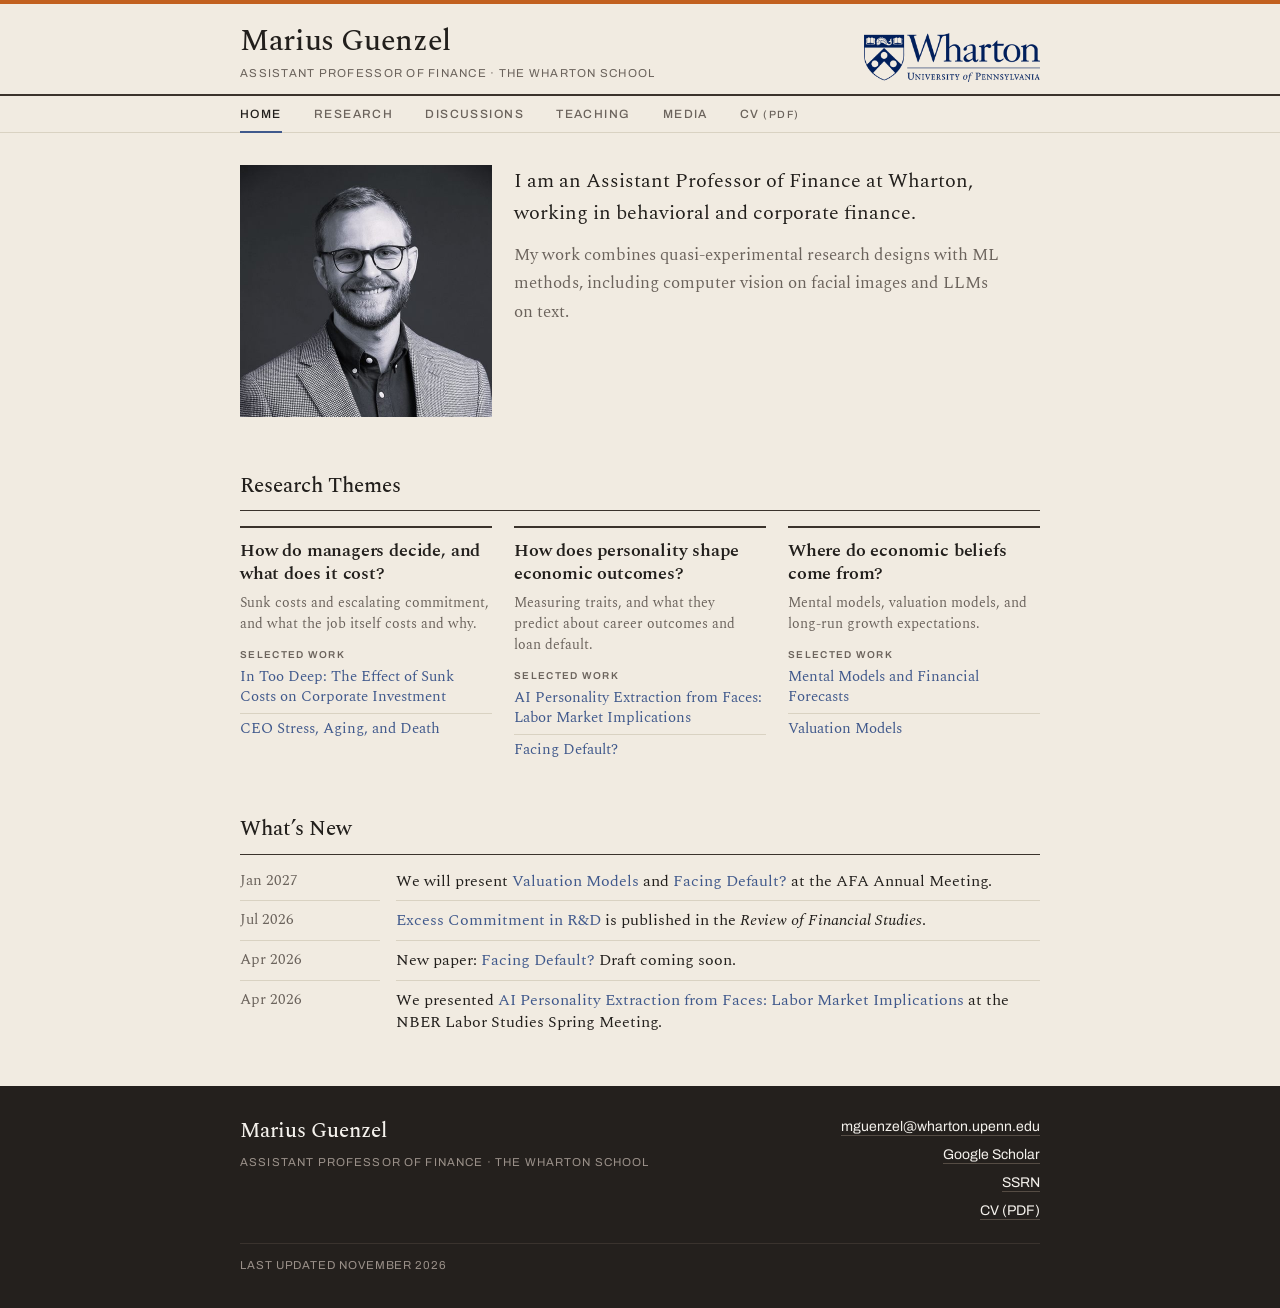
<file: index.html>
<!doctype html>
<html lang="en">
<head>
<meta charset="utf-8">
<meta name="viewport" content="width=device-width, initial-scale=1">

<!-- iOS Safari auto-links bare number strings as telephone numbers, which turns
     volume and page citations into links. The CSS neutralises the styling; only
     this tag prevents the linking. -->
<meta name="format-detection" content="telephone=no">

<title>Marius Guenzel | Assistant Professor of Finance, The Wharton School</title>
<meta name="description" content="Marius Guenzel is an Assistant Professor of Finance at the Wharton School, working in behavioral and corporate finance with quasi-experimental designs and machine learning.">
<meta name="author" content="Marius Guenzel">
<link rel="canonical" href="https://www.mariusguenzel.com/">

<meta property="og:type" content="website">
<meta property="og:site_name" content="Marius Guenzel">
<meta property="og:title" content="Marius Guenzel | Assistant Professor of Finance, The Wharton School">
<meta property="og:description" content="Marius Guenzel is an Assistant Professor of Finance at the Wharton School, working in behavioral and corporate finance with quasi-experimental designs and machine learning.">
<meta property="og:url" content="https://www.mariusguenzel.com/">
<meta property="og:image" content="https://www.mariusguenzel.com/img/share.png">
<meta property="og:image:width" content="1200">
<meta property="og:image:height" content="630">
<meta name="twitter:card" content="summary_large_image">
<meta name="twitter:title" content="Marius Guenzel | Assistant Professor of Finance, The Wharton School">
<meta name="twitter:description" content="Marius Guenzel is an Assistant Professor of Finance at the Wharton School, working in behavioral and corporate finance with quasi-experimental designs and machine learning.">
<meta name="twitter:image" content="https://www.mariusguenzel.com/img/share.png">

<link rel="icon" href="favicon/mg.svg" type="image/svg+xml">
<link rel="alternate icon" href="favicon/mg.ico" sizes="32x32">
<link rel="apple-touch-icon" href="favicon/mg-180.png">

<link rel="preconnect" href="https://fonts.googleapis.com">
<link rel="preconnect" href="https://fonts.gstatic.com" crossorigin>
<link rel="stylesheet" href="https://fonts.googleapis.com/css2?family=Spectral:ital,wght@0,300;0,400;0,500;0,600;1,400&family=Archivo:wght@400;500;600&display=swap">
<link rel="stylesheet" href="css/site.css">
<script type="application/ld+json">
{
  "@context": "https://schema.org",
  "@type": "Person",
  "name": "Marius Guenzel",
  "givenName": "Marius",
  "familyName": "Guenzel",
  "jobTitle": "Assistant Professor of Finance",
  "url": "https://www.mariusguenzel.com/",
  "image": "https://www.mariusguenzel.com/img/guenzel-portrait.jpg",
  "email": "mguenzel@wharton.upenn.edu",
  "affiliation": {
    "@type": "CollegeOrUniversity",
    "name": "The Wharton School, University of Pennsylvania",
    "url": "https://www.wharton.upenn.edu/"
  },
  "sameAs": [
    "https://scholar.google.com/citations?user=2eia4X4AAAAJ",
    "https://papers.ssrn.com/sol3/cf_dev/AbsByAuth.cfm?per_id=4657581",
    "https://www.nber.org/people/marius_guenzel",
    "https://fnce.wharton.upenn.edu/profile/mguenzel/"
  ],
  "knowsAbout": ["Behavioral Finance", "Corporate Finance", "Managerial Decision-Making"]
}
</script>
</head>
<body>
<a class="skip" href="#view-home">Skip to content</a>
<div class="keyline"></div>

<header class="masthead">
  <div class="wrap masthead-inner">
    <div>
      <h1 class="wordmark"><a class="wordmark-link" href="index.html">Marius Guenzel</a></h1>
      <div class="standfirst">Assistant Professor of Finance<span class="mast-school"> &middot; The Wharton School</span></div>
    </div>
    <div class="logo-slot"><img src="img/wharton.png" alt="The Wharton School, University of Pennsylvania" width="588" height="164"></div>
  </div>
</header>

<div id="mast-end"></div>

<div class="tabs-shell" id="tabs-shell">
  <div class="wrap tabs-row">
    <span class="mini-name" aria-hidden="true">Marius Guenzel</span>
    <nav class="tabs" aria-label="Sections">
        <a class="tab" href="index.html" aria-current="page">Home</a>
        <a class="tab" href="research.html">Research</a>
        <a class="tab" href="discussions.html">Discussions</a>
        <a class="tab" href="teaching.html">Teaching</a>
        <a class="tab" href="media.html">Media</a>
        <a class="tab" href="cv/CV_Marius.pdf" target="_blank" rel="noopener noreferrer">CV <span class="ext">(PDF)</span><span class="sr-only"> (opens in a new tab)</span></a>
    </nav>

    <details class="navmenu">
      <summary>
        <span class="navmenu-label">Home</span>
        <svg class="menu-caret" width="9" height="7" viewBox="0 0 9 7" fill="currentColor" aria-hidden="true"><path d="M0 0h9L4.5 7z"></path></svg>
      </summary>
      <nav class="navmenu-panel" aria-label="Sections">
        <a class="menu-item" href="index.html" aria-current="page">Home</a>
        <a class="menu-item" href="research.html">Research</a>
        <a class="menu-item" href="discussions.html">Discussions</a>
        <a class="menu-item" href="teaching.html">Teaching</a>
        <a class="menu-item" href="media.html">Media</a>
        <a class="menu-item" href="cv/CV_Marius.pdf" target="_blank" rel="noopener noreferrer">CV <span class="ext">&nbsp;(PDF)</span><span class="sr-only"> (opens in a new tab)</span></a>
      </nav>
    </details>
  </div>
</div>
<main class="page" id="view-home">
  <div class="wrap stack">

    <section class="intro">
      <div class="portrait-col">
        <div class="portrait">
          <img src="img/guenzel-portrait.jpg" alt="Marius Guenzel">
        </div>
      </div>
      <div>
        <p class="lede">I am an Assistant Professor of Finance at Wharton, working in behavioral and corporate finance.</p>
        <p class="sub">My work combines quasi-experimental research designs with ML methods, including computer vision on facial images and LLMs on text.</p>
      </div>
    </section>

  </div>

  <section class="themes-wide">
    <div class="wrap-wide">
      <div class="sec-head">
        <h2>Research Themes</h2>
      </div>
      <div class="theme-grid">
        <div class="theme">
          <div class="theme-name">How do managers decide, and what does it cost?</div>
          <div class="theme-q">Sunk costs and escalating commitment, and what the job itself costs and why.</div>
          <div class="theme-work">
            <div class="theme-work-label">Selected work</div>
            <a href="research.html#p02">In Too Deep: The Effect of Sunk Costs on Corporate Investment</a>
            <a href="research.html#p03">CEO Stress, Aging, and Death</a>
          </div>
        </div>
        <div class="theme">
          <div class="theme-name">How does personality shape economic outcomes?</div>
          <div class="theme-q">Measuring traits, and what they predict about career outcomes and loan default.</div>
          <div class="theme-work">
            <div class="theme-work-label">Selected work</div>
            <a href="research.html#p10">AI Personality Extraction from Faces: Labor Market Implications</a>
            <a href="research.html#p11">Facing Default?</a>
          </div>
        </div>
        <div class="theme">
          <div class="theme-name">Where do economic beliefs come from?</div>
          <div class="theme-q">Mental models, valuation models, and long-run growth expectations.</div>
          <div class="theme-work">
            <div class="theme-work-label">Selected work</div>
            <a href="research.html#p08">Mental Models and Financial Forecasts</a>
            <a href="research.html#p09">Valuation Models</a>
          </div>
        </div>
      </div>
    </div>
  </section>

  <div class="wrap stack home-tail">
    <section>
      <div class="sec-head">
        <h2>What&rsquo;s New</h2>
      </div>
      <div class="whats-new">
        <div class="wn-date">Jan 2027</div>
        <div class="wn-text">We will present <a href="research.html#p09">Valuation Models</a> and <a href="research.html#p11">Facing Default?</a> at the AFA Annual Meeting.</div>

        <div class="wn-date">Jul 2026</div>
        <div class="wn-text"><a href="research.html#p04">Excess Commitment in R&amp;D</a> is published in the <em>Review of Financial Studies</em>.</div>

        <div class="wn-date">Apr 2026</div>
        <div class="wn-text">New paper: <a href="research.html#p11">Facing Default?</a> Draft coming soon.</div>

        <div class="wn-date">Apr 2026</div>
        <div class="wn-text">We presented <a href="research.html#p10">AI Personality Extraction from Faces: Labor Market Implications</a> at the NBER Labor Studies Spring Meeting.</div>
      </div>
    </section>

  </div>
</main>
<footer class="site-foot">
  <div class="wrap">
    <div class="foot-grid">
      <div>
        <div class="foot-name">Marius Guenzel</div>
        <div class="foot-role">Assistant Professor of Finance &middot; The Wharton School</div>
      </div>
      <div class="foot-links">
        <a href="mailto:mguenzel@wharton.upenn.edu">mguenzel@wharton.upenn.edu</a>
        <a href="https://scholar.google.com/citations?user=2eia4X4AAAAJ&amp;hl=en" rel="noopener noreferrer" target="_blank">Google Scholar<span class="sr-only"> (opens in a new tab)</span></a>
        <a href="https://papers.ssrn.com/sol3/cf_dev/AbsByAuth.cfm?per_id=4657581" rel="noopener noreferrer" target="_blank">SSRN<span class="sr-only"> (opens in a new tab)</span></a>
        <a href="cv/CV_Marius.pdf" target="_blank" rel="noopener noreferrer">CV (PDF)<span class="sr-only"> (opens in a new tab)</span></a>
      </div>
    </div>
    <div class="foot-rule"></div>
    <div class="foot-updated">Last updated <time datetime="2026-11">November 2026</time></div>
  </div>
</footer>

<script>
  // The name appears in the pinned bar once the masthead has scrolled past.
  // This is the only script on the site; navigation is real links.
  (function () {
    var shell = document.getElementById('tabs-shell');
    var sentinel = document.getElementById('mast-end');
    if (shell && sentinel && 'IntersectionObserver' in window) {
      new IntersectionObserver(function (entries) {
        shell.classList.toggle('scrolled', !entries[0].isIntersecting);
      }, { rootMargin: '0px', threshold: 0 }).observe(sentinel);
    }
  })();
</script>
</body>
</html>
</file>
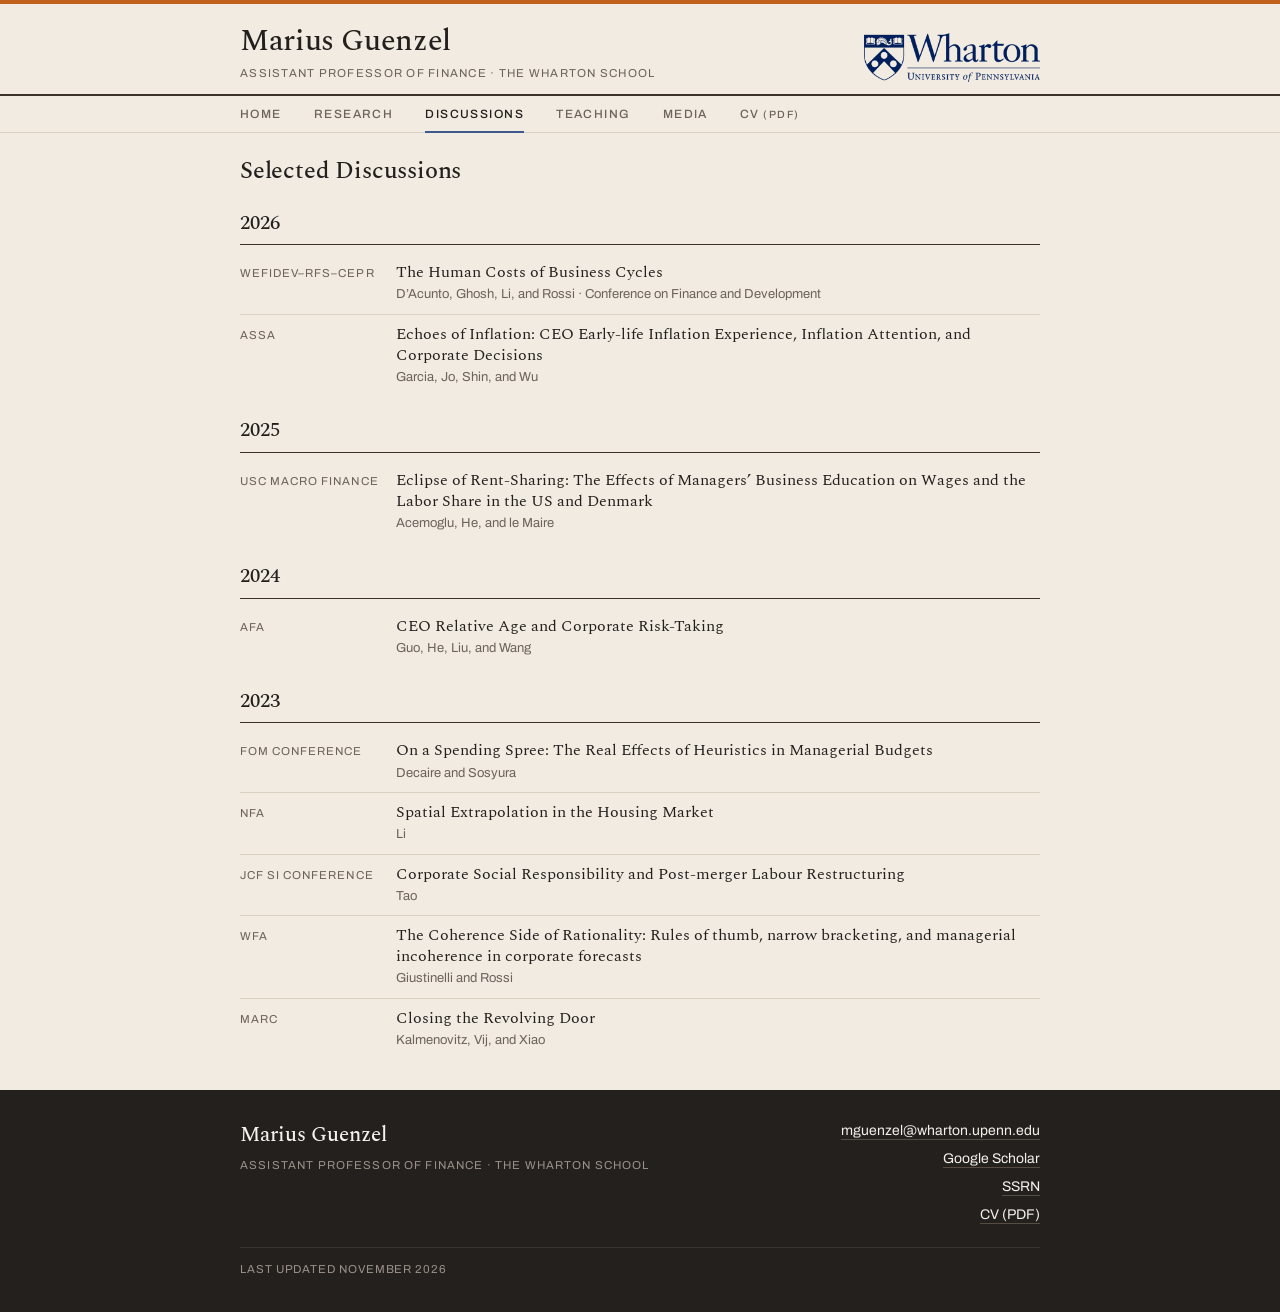
<file: discussions.html>
<!doctype html>
<html lang="en">
<head>
<meta charset="utf-8">
<meta name="viewport" content="width=device-width, initial-scale=1">

<!-- iOS Safari auto-links bare number strings as telephone numbers, which turns
     volume and page citations into links. The CSS neutralises the styling; only
     this tag prevents the linking. -->
<meta name="format-detection" content="telephone=no">

<title>Discussions | Marius Guenzel</title>
<meta name="description" content="Selected conference and seminar discussions by Marius Guenzel, Assistant Professor of Finance at the Wharton School.">
<meta name="author" content="Marius Guenzel">
<link rel="canonical" href="https://www.mariusguenzel.com/discussions">

<meta property="og:type" content="website">
<meta property="og:site_name" content="Marius Guenzel">
<meta property="og:title" content="Discussions | Marius Guenzel">
<meta property="og:description" content="Selected conference and seminar discussions by Marius Guenzel, Assistant Professor of Finance at the Wharton School.">
<meta property="og:url" content="https://www.mariusguenzel.com/discussions">
<meta property="og:image" content="https://www.mariusguenzel.com/img/share.png">
<meta property="og:image:width" content="1200">
<meta property="og:image:height" content="630">
<meta name="twitter:card" content="summary_large_image">
<meta name="twitter:title" content="Discussions | Marius Guenzel">
<meta name="twitter:description" content="Selected conference and seminar discussions by Marius Guenzel, Assistant Professor of Finance at the Wharton School.">
<meta name="twitter:image" content="https://www.mariusguenzel.com/img/share.png">

<link rel="icon" href="favicon/mg.svg" type="image/svg+xml">
<link rel="alternate icon" href="favicon/mg.ico" sizes="32x32">
<link rel="apple-touch-icon" href="favicon/mg-180.png">

<link rel="preconnect" href="https://fonts.googleapis.com">
<link rel="preconnect" href="https://fonts.gstatic.com" crossorigin>
<link rel="stylesheet" href="https://fonts.googleapis.com/css2?family=Spectral:ital,wght@0,300;0,400;0,500;0,600;1,400&family=Archivo:wght@400;500;600&display=swap">
<link rel="stylesheet" href="css/site.css">
<script type="application/ld+json">
{
  "@context": "https://schema.org",
  "@type": "Person",
  "name": "Marius Guenzel",
  "givenName": "Marius",
  "familyName": "Guenzel",
  "jobTitle": "Assistant Professor of Finance",
  "url": "https://www.mariusguenzel.com/",
  "image": "https://www.mariusguenzel.com/img/guenzel-portrait.jpg",
  "email": "mguenzel@wharton.upenn.edu",
  "affiliation": {
    "@type": "CollegeOrUniversity",
    "name": "The Wharton School, University of Pennsylvania",
    "url": "https://www.wharton.upenn.edu/"
  },
  "sameAs": [
    "https://scholar.google.com/citations?user=2eia4X4AAAAJ",
    "https://papers.ssrn.com/sol3/cf_dev/AbsByAuth.cfm?per_id=4657581",
    "https://www.nber.org/people/marius_guenzel",
    "https://fnce.wharton.upenn.edu/profile/mguenzel/"
  ],
  "knowsAbout": ["Behavioral Finance", "Corporate Finance", "Managerial Decision-Making"]
}
</script>
</head>
<body>
<a class="skip" href="#view-discussions">Skip to content</a>
<div class="keyline"></div>

<header class="masthead">
  <div class="wrap masthead-inner">
    <div>
      <div class="wordmark"><a class="wordmark-link" href="index.html">Marius Guenzel</a></div>
      <div class="standfirst">Assistant Professor of Finance<span class="mast-school"> &middot; The Wharton School</span></div>
    </div>
    <div class="logo-slot"><img src="img/wharton.png" alt="The Wharton School, University of Pennsylvania" width="588" height="164"></div>
  </div>
</header>

<div id="mast-end"></div>

<div class="tabs-shell" id="tabs-shell">
  <div class="wrap tabs-row">
    <span class="mini-name" aria-hidden="true">Marius Guenzel</span>
    <nav class="tabs" aria-label="Sections">
        <a class="tab" href="index.html">Home</a>
        <a class="tab" href="research.html">Research</a>
        <a class="tab" href="discussions.html" aria-current="page">Discussions</a>
        <a class="tab" href="teaching.html">Teaching</a>
        <a class="tab" href="media.html">Media</a>
        <a class="tab" href="cv/CV_Marius.pdf" target="_blank" rel="noopener noreferrer">CV <span class="ext">(PDF)</span><span class="sr-only"> (opens in a new tab)</span></a>
    </nav>

    <details class="navmenu">
      <summary>
        <span class="navmenu-label">Discussions</span>
        <svg class="menu-caret" width="9" height="7" viewBox="0 0 9 7" fill="currentColor" aria-hidden="true"><path d="M0 0h9L4.5 7z"></path></svg>
      </summary>
      <nav class="navmenu-panel" aria-label="Sections">
        <a class="menu-item" href="index.html">Home</a>
        <a class="menu-item" href="research.html">Research</a>
        <a class="menu-item" href="discussions.html" aria-current="page">Discussions</a>
        <a class="menu-item" href="teaching.html">Teaching</a>
        <a class="menu-item" href="media.html">Media</a>
        <a class="menu-item" href="cv/CV_Marius.pdf" target="_blank" rel="noopener noreferrer">CV <span class="ext">&nbsp;(PDF)</span><span class="sr-only"> (opens in a new tab)</span></a>
      </nav>
    </details>
  </div>
</div>
<main class="page" id="view-discussions">
  <div class="wrap stack">
    <h1 class="page-title">Selected Discussions</h1>

    <section>
      <div class="sec-head"><h2>2026</h2></div>
      <div class="disc">
        <div class="venue">WEFIDEV&ndash;RFS&ndash;CEPR</div>
        <div class="disc-body">
          <div class="disc-title">The Human Costs of Business Cycles</div>
          <div class="disc-meta">D&rsquo;Acunto, Ghosh, Li, and Rossi &middot; Conference on Finance and Development</div>
        </div>
      </div>
      <div class="disc">
        <div class="venue">ASSA</div>
        <div class="disc-body">
          <div class="disc-title">Echoes of Inflation: CEO Early-life Inflation Experience, Inflation Attention, and Corporate Decisions</div>
          <div class="disc-meta">Garcia, Jo, Shin, and Wu</div>
        </div>
      </div>
    </section>

    <section>
      <div class="sec-head"><h2>2025</h2></div>
      <div class="disc">
        <div class="venue">USC Macro Finance</div>
        <div class="disc-body">
          <div class="disc-title">Eclipse of Rent-Sharing: The Effects of Managers&rsquo; Business Education on Wages and the Labor Share in the US and Denmark</div>
          <div class="disc-meta">Acemoglu, He, and le Maire</div>
        </div>
      </div>
    </section>

    <section>
      <div class="sec-head"><h2>2024</h2></div>
      <div class="disc">
        <div class="venue">AFA</div>
        <div class="disc-body">
          <div class="disc-title">CEO Relative Age and Corporate Risk-Taking</div>
          <div class="disc-meta">Guo, He, Liu, and Wang</div>
        </div>
      </div>
    </section>

    <section>
      <div class="sec-head"><h2>2023</h2></div>
      <div class="disc">
        <div class="venue">FOM Conference</div>
        <div class="disc-body">
          <div class="disc-title">On a Spending Spree: The Real Effects of Heuristics in Managerial Budgets</div>
          <div class="disc-meta">Decaire and Sosyura</div>
        </div>
      </div>
      <div class="disc">
        <div class="venue">NFA</div>
        <div class="disc-body">
          <div class="disc-title">Spatial Extrapolation in the Housing Market</div>
          <div class="disc-meta">Li</div>
        </div>
      </div>
      <div class="disc">
        <div class="venue">JCF SI Conference</div>
        <div class="disc-body">
          <div class="disc-title">Corporate Social Responsibility and Post-merger Labour Restructuring</div>
          <div class="disc-meta">Tao</div>
        </div>
      </div>
      <div class="disc">
        <div class="venue">WFA</div>
        <div class="disc-body">
          <div class="disc-title">The Coherence Side of Rationality: Rules of thumb, narrow bracketing, and managerial incoherence in corporate forecasts</div>
          <div class="disc-meta">Giustinelli and Rossi</div>
        </div>
      </div>
      <div class="disc">
        <div class="venue">MARC</div>
        <div class="disc-body">
          <div class="disc-title">Closing the Revolving Door</div>
          <div class="disc-meta">Kalmenovitz, Vij, and Xiao</div>
        </div>
      </div>
    </section>
  </div>
</main>
<footer class="site-foot">
  <div class="wrap">
    <div class="foot-grid">
      <div>
        <div class="foot-name">Marius Guenzel</div>
        <div class="foot-role">Assistant Professor of Finance &middot; The Wharton School</div>
      </div>
      <div class="foot-links">
        <a href="mailto:mguenzel@wharton.upenn.edu">mguenzel@wharton.upenn.edu</a>
        <a href="https://scholar.google.com/citations?user=2eia4X4AAAAJ&amp;hl=en" rel="noopener noreferrer" target="_blank">Google Scholar<span class="sr-only"> (opens in a new tab)</span></a>
        <a href="https://papers.ssrn.com/sol3/cf_dev/AbsByAuth.cfm?per_id=4657581" rel="noopener noreferrer" target="_blank">SSRN<span class="sr-only"> (opens in a new tab)</span></a>
        <a href="cv/CV_Marius.pdf" target="_blank" rel="noopener noreferrer">CV (PDF)<span class="sr-only"> (opens in a new tab)</span></a>
      </div>
    </div>
    <div class="foot-rule"></div>
    <div class="foot-updated">Last updated <time datetime="2026-11">November 2026</time></div>
  </div>
</footer>

<script>
  // The name appears in the pinned bar once the masthead has scrolled past.
  // This is the only script on the site; navigation is real links.
  (function () {
    var shell = document.getElementById('tabs-shell');
    var sentinel = document.getElementById('mast-end');
    if (shell && sentinel && 'IntersectionObserver' in window) {
      new IntersectionObserver(function (entries) {
        shell.classList.toggle('scrolled', !entries[0].isIntersecting);
      }, { rootMargin: '0px', threshold: 0 }).observe(sentinel);
    }
  })();
</script>
</body>
</html>
</file>
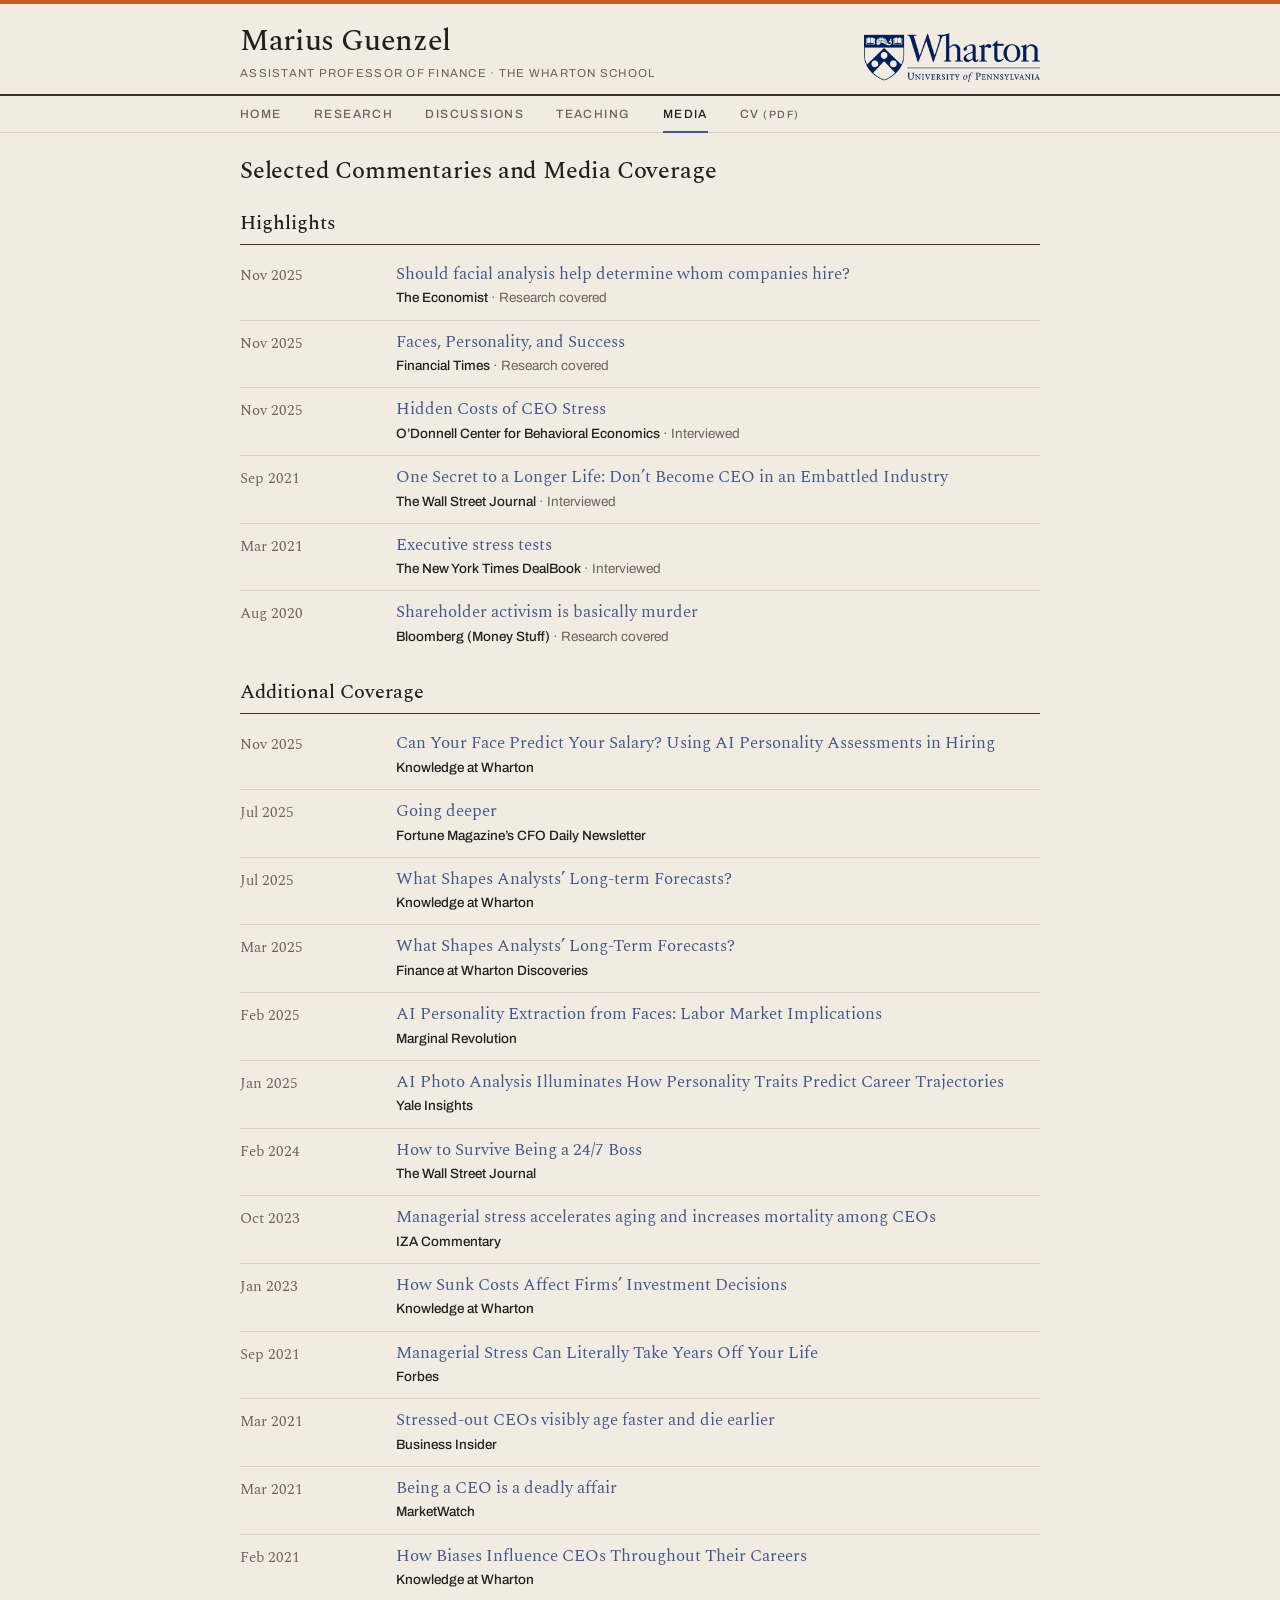
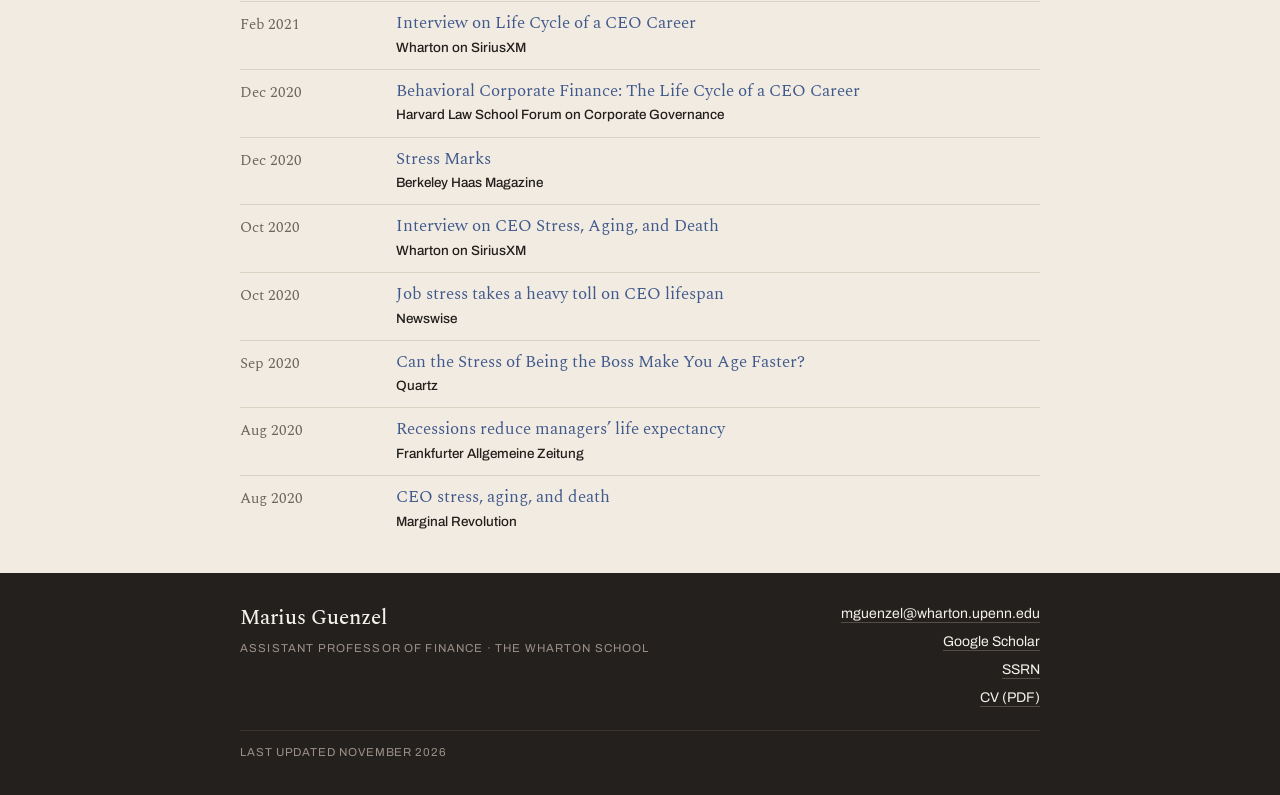
<file: media.html>
<!doctype html>
<html lang="en">
<head>
<meta charset="utf-8">
<meta name="viewport" content="width=device-width, initial-scale=1">

<!-- iOS Safari auto-links bare number strings as telephone numbers, which turns
     volume and page citations into links. The CSS neutralises the styling; only
     this tag prevents the linking. -->
<meta name="format-detection" content="telephone=no">

<title>Media | Marius Guenzel</title>
<meta name="description" content="Selected commentaries and media coverage of research by Marius Guenzel, including The Economist, the Financial Times, The Wall Street Journal and New York Times DealBook.">
<meta name="author" content="Marius Guenzel">
<link rel="canonical" href="https://www.mariusguenzel.com/media">

<meta property="og:type" content="website">
<meta property="og:site_name" content="Marius Guenzel">
<meta property="og:title" content="Media | Marius Guenzel">
<meta property="og:description" content="Selected commentaries and media coverage of research by Marius Guenzel, including The Economist, the Financial Times, The Wall Street Journal and New York Times DealBook.">
<meta property="og:url" content="https://www.mariusguenzel.com/media">
<meta property="og:image" content="https://www.mariusguenzel.com/img/share.png">
<meta property="og:image:width" content="1200">
<meta property="og:image:height" content="630">
<meta name="twitter:card" content="summary_large_image">
<meta name="twitter:title" content="Media | Marius Guenzel">
<meta name="twitter:description" content="Selected commentaries and media coverage of research by Marius Guenzel, including The Economist, the Financial Times, The Wall Street Journal and New York Times DealBook.">
<meta name="twitter:image" content="https://www.mariusguenzel.com/img/share.png">

<link rel="icon" href="favicon/mg.svg" type="image/svg+xml">
<link rel="alternate icon" href="favicon/mg.ico" sizes="32x32">
<link rel="apple-touch-icon" href="favicon/mg-180.png">

<link rel="preconnect" href="https://fonts.googleapis.com">
<link rel="preconnect" href="https://fonts.gstatic.com" crossorigin>
<link rel="stylesheet" href="https://fonts.googleapis.com/css2?family=Spectral:ital,wght@0,300;0,400;0,500;0,600;1,400&family=Archivo:wght@400;500;600&display=swap">
<link rel="stylesheet" href="css/site.css">
<script type="application/ld+json">
{
  "@context": "https://schema.org",
  "@type": "Person",
  "name": "Marius Guenzel",
  "givenName": "Marius",
  "familyName": "Guenzel",
  "jobTitle": "Assistant Professor of Finance",
  "url": "https://www.mariusguenzel.com/",
  "image": "https://www.mariusguenzel.com/img/guenzel-portrait.jpg",
  "email": "mguenzel@wharton.upenn.edu",
  "affiliation": {
    "@type": "CollegeOrUniversity",
    "name": "The Wharton School, University of Pennsylvania",
    "url": "https://www.wharton.upenn.edu/"
  },
  "sameAs": [
    "https://scholar.google.com/citations?user=2eia4X4AAAAJ",
    "https://papers.ssrn.com/sol3/cf_dev/AbsByAuth.cfm?per_id=4657581",
    "https://www.nber.org/people/marius_guenzel",
    "https://fnce.wharton.upenn.edu/profile/mguenzel/"
  ],
  "knowsAbout": ["Behavioral Finance", "Corporate Finance", "Managerial Decision-Making"]
}
</script>
</head>
<body>
<a class="skip" href="#view-media">Skip to content</a>
<div class="keyline"></div>

<header class="masthead">
  <div class="wrap masthead-inner">
    <div>
      <div class="wordmark"><a class="wordmark-link" href="index.html">Marius Guenzel</a></div>
      <div class="standfirst">Assistant Professor of Finance<span class="mast-school"> &middot; The Wharton School</span></div>
    </div>
    <div class="logo-slot"><img src="img/wharton.png" alt="The Wharton School, University of Pennsylvania" width="588" height="164"></div>
  </div>
</header>

<div id="mast-end"></div>

<div class="tabs-shell" id="tabs-shell">
  <div class="wrap tabs-row">
    <span class="mini-name" aria-hidden="true">Marius Guenzel</span>
    <nav class="tabs" aria-label="Sections">
        <a class="tab" href="index.html">Home</a>
        <a class="tab" href="research.html">Research</a>
        <a class="tab" href="discussions.html">Discussions</a>
        <a class="tab" href="teaching.html">Teaching</a>
        <a class="tab" href="media.html" aria-current="page">Media</a>
        <a class="tab" href="cv/CV_Marius.pdf" target="_blank" rel="noopener noreferrer">CV <span class="ext">(PDF)</span><span class="sr-only"> (opens in a new tab)</span></a>
    </nav>

    <details class="navmenu">
      <summary>
        <span class="navmenu-label">Media</span>
        <svg class="menu-caret" width="9" height="7" viewBox="0 0 9 7" fill="currentColor" aria-hidden="true"><path d="M0 0h9L4.5 7z"></path></svg>
      </summary>
      <nav class="navmenu-panel" aria-label="Sections">
        <a class="menu-item" href="index.html">Home</a>
        <a class="menu-item" href="research.html">Research</a>
        <a class="menu-item" href="discussions.html">Discussions</a>
        <a class="menu-item" href="teaching.html">Teaching</a>
        <a class="menu-item" href="media.html" aria-current="page">Media</a>
        <a class="menu-item" href="cv/CV_Marius.pdf" target="_blank" rel="noopener noreferrer">CV <span class="ext">&nbsp;(PDF)</span><span class="sr-only"> (opens in a new tab)</span></a>
      </nav>
    </details>
  </div>
</div>
<main class="page" id="view-media">
  <div class="wrap stack">
    <h1 class="page-title">Selected Commentaries and Media Coverage</h1>

    <!-- Curated by hand and stable over time: new coverage goes into Additional
         Coverage, not here, so this group does not reshuffle itself.

         "Highlights", not "Featured". Same five items, different claim: a
         highlight is a selection the author made, a feature is a status the
         piece is asserted to have. On a site that is discoverable material for
         expert-witness work, the weaker claim is the defensible one. -->
    <section>
      <div class="sec-head">
        <h2>Highlights</h2>
      </div>

      <div class="media">
        <div class="media-date">Nov 2025</div>
        <div class="media-body">
          <a class="media-title" href="https://www.economist.com/business/2025/11/06/should-facial-analysis-help-determine-whom-companies-hire" target="_blank" rel="noopener noreferrer">Should facial analysis help determine whom companies hire?<span class="sr-only"> (opens in a new tab)</span></a>
          <div class="media-outlet">The Economist <span class="media-role">&middot; Research covered</span></div>
        </div>
      </div>
      <div class="media">
        <div class="media-date">Nov 2025</div>
        <div class="media-body">
          <a class="media-title" href="https://www.ft.com/content/4340e9a8-783f-46f3-86c8-78fa36f3dd36" target="_blank" rel="noopener noreferrer">Faces, Personality, and Success<span class="sr-only"> (opens in a new tab)</span></a>
          <div class="media-outlet">Financial Times <span class="media-role">&middot; Research covered</span></div>
        </div>
      </div>
      <div class="media">
        <div class="media-date">Nov 2025</div>
        <div class="media-body">
          <a class="media-title" href="https://haas.berkeley.edu/behavioral-economics/news/ocbe-interviews/hidden-costs-of-ceo-stress-interview-with-marius-guenzel/" target="_blank" rel="noopener noreferrer">Hidden Costs of CEO Stress<span class="sr-only"> (opens in a new tab)</span></a>
          <div class="media-outlet">O&rsquo;Donnell Center for Behavioral Economics <span class="media-role">&middot; Interviewed</span></div>
        </div>
      </div>
      <div class="media">
        <div class="media-date">Sep 2021</div>
        <div class="media-body">
          <a class="media-title" href="https://www.wsj.com/articles/ceo-longer-life-11632233135" target="_blank" rel="noopener noreferrer">One Secret to a Longer Life: Don&rsquo;t Become CEO in an Embattled Industry<span class="sr-only"> (opens in a new tab)</span></a>
          <div class="media-outlet">The Wall Street Journal <span class="media-role">&middot; Interviewed</span></div>
        </div>
      </div>
      <div class="media">
        <div class="media-date">Mar 2021</div>
        <div class="media-body">
          <a class="media-title" href="https://www.nytimes.com/2021/03/17/business/dealbook/airline-bailouts-pandemic.html" target="_blank" rel="noopener noreferrer">Executive stress tests<span class="sr-only"> (opens in a new tab)</span></a>
          <div class="media-outlet">The New York Times DealBook <span class="media-role">&middot; Interviewed</span></div>
        </div>
      </div>
      <div class="media">
        <div class="media-date">Aug 2020</div>
        <div class="media-body">
          <a class="media-title" href="https://www.bloomberg.com/opinion/articles/2020-08-03/money-stuff-now-an-app-can-pitch-mergers" target="_blank" rel="noopener noreferrer">Shareholder activism is basically murder<span class="sr-only"> (opens in a new tab)</span></a>
          <div class="media-outlet">Bloomberg (Money Stuff) <span class="media-role">&middot; Research covered</span></div>
        </div>
      </div>
    </section>

    <section>
      <div class="sec-head">
        <h2>Additional Coverage</h2>
      </div>

      <div class="media">
        <div class="media-date">Nov 2025</div>
        <div class="media-body">
          <a class="media-title" href="https://knowledge.wharton.upenn.edu/article/can-your-face-predict-your-salary-using-ai-personality-assessments-in-hiring/" target="_blank" rel="noopener noreferrer">Can Your Face Predict Your Salary? Using AI Personality Assessments in Hiring<span class="sr-only"> (opens in a new tab)</span></a>
          <div class="media-outlet">Knowledge at Wharton</div>
        </div>
      </div>
      <div class="media">
        <div class="media-date">Jul 2025</div>
        <div class="media-body">
          <a class="media-title" href="https://fortune.com/2025/07/31/nearly-all-cfo-envision-crypto-future-business-operations-survey/" target="_blank" rel="noopener noreferrer">Going deeper<span class="sr-only"> (opens in a new tab)</span></a>
          <div class="media-outlet">Fortune Magazine&rsquo;s CFO Daily Newsletter</div>
        </div>
      </div>
      <div class="media">
        <div class="media-date">Jul 2025</div>
        <div class="media-body">
          <a class="media-title" href="https://knowledge.wharton.upenn.edu/article/what-shapes-analysts-long-term-forecasts/" target="_blank" rel="noopener noreferrer">What Shapes Analysts&rsquo; Long-term Forecasts?<span class="sr-only"> (opens in a new tab)</span></a>
          <div class="media-outlet">Knowledge at Wharton</div>
        </div>
      </div>
      <div class="media">
        <div class="media-date">Mar 2025</div>
        <div class="media-body">
          <a class="media-title" href="https://finance-pillar.wharton.upenn.edu/blog/what-shapes-analysts-long-term-forecasts/" target="_blank" rel="noopener noreferrer">What Shapes Analysts&rsquo; Long-Term Forecasts?<span class="sr-only"> (opens in a new tab)</span></a>
          <div class="media-outlet">Finance at Wharton Discoveries</div>
        </div>
      </div>
      <div class="media">
        <div class="media-date">Feb 2025</div>
        <div class="media-body">
          <a class="media-title" href="https://marginalrevolution.com/marginalrevolution/2025/02/ai-personality-extraction-from-faces-labor-market-implications.html" target="_blank" rel="noopener noreferrer">AI Personality Extraction from Faces: Labor Market Implications<span class="sr-only"> (opens in a new tab)</span></a>
          <div class="media-outlet">Marginal Revolution</div>
        </div>
      </div>
      <div class="media">
        <div class="media-date">Jan 2025</div>
        <div class="media-body">
          <a class="media-title" href="https://insights.som.yale.edu/insights/ai-photo-analysis-illuminates-how-personality-traits-predict-career-trajectories" target="_blank" rel="noopener noreferrer">AI Photo Analysis Illuminates How Personality Traits Predict Career Trajectories<span class="sr-only"> (opens in a new tab)</span></a>
          <div class="media-outlet">Yale Insights</div>
        </div>
      </div>
      <div class="media">
        <div class="media-date">Feb 2024</div>
        <div class="media-body">
          <a class="media-title" href="https://www.wsj.com/lifestyle/careers/being-the-boss-is-hazardous-to-your-health-a728f2f1" target="_blank" rel="noopener noreferrer">How to Survive Being a 24/7 Boss<span class="sr-only"> (opens in a new tab)</span></a>
          <div class="media-outlet">The Wall Street Journal</div>
        </div>
      </div>
      <div class="media">
        <div class="media-date">Oct 2023</div>
        <div class="media-body">
          <a class="media-title" href="https://wol.iza.org/opinions/managerial-stress-accelerates-aging" target="_blank" rel="noopener noreferrer">Managerial stress accelerates aging and increases mortality among CEOs<span class="sr-only"> (opens in a new tab)</span></a>
          <div class="media-outlet">IZA Commentary</div>
        </div>
      </div>
      <div class="media">
        <div class="media-date">Jan 2023</div>
        <div class="media-body">
          <a class="media-title" href="https://knowledge.wharton.upenn.edu/article/how-sunk-costs-affect-firms-investment-decisions/" target="_blank" rel="noopener noreferrer">How Sunk Costs Affect Firms&rsquo; Investment Decisions<span class="sr-only"> (opens in a new tab)</span></a>
          <div class="media-outlet">Knowledge at Wharton</div>
        </div>
      </div>
      <div class="media">
        <div class="media-date">Sep 2021</div>
        <div class="media-body">
          <a class="media-title" href="https://www.forbes.com/sites/markmurphy/2021/03/19/managerial-stress-can-literally-take-years-off-your-life/" target="_blank" rel="noopener noreferrer">Managerial Stress Can Literally Take Years Off Your Life<span class="sr-only"> (opens in a new tab)</span></a>
          <div class="media-outlet">Forbes</div>
        </div>
      </div>
      <div class="media">
        <div class="media-date">Mar 2021</div>
        <div class="media-body">
          <a class="media-title" href="https://www.businessinsider.com/stress-effect-on-aging-health-life-expectancy-ceos-executives-leaders-2021-3" target="_blank" rel="noopener noreferrer">Stressed-out CEOs visibly age faster and die earlier<span class="sr-only"> (opens in a new tab)</span></a>
          <div class="media-outlet">Business Insider</div>
        </div>
      </div>
      <div class="media">
        <div class="media-date">Mar 2021</div>
        <div class="media-body">
          <a class="media-title" href="https://www.marketwatch.com/story/new-research-finds-being-a-ceo-can-take-years-off-a-life-11615813388" target="_blank" rel="noopener noreferrer">Being a CEO is a deadly affair<span class="sr-only"> (opens in a new tab)</span></a>
          <div class="media-outlet">MarketWatch</div>
        </div>
      </div>
      <div class="media">
        <div class="media-date">Feb 2021</div>
        <div class="media-body">
          <a class="media-title" href="https://knowledge.wharton.upenn.edu/podcast/knowledge-at-wharton-podcast/how-biases-influence-ceos-throughout-their-careers/" target="_blank" rel="noopener noreferrer">How Biases Influence CEOs Throughout Their Careers<span class="sr-only"> (opens in a new tab)</span></a>
          <div class="media-outlet">Knowledge at Wharton</div>
        </div>
      </div>
      <div class="media">
        <div class="media-date">Feb 2021</div>
        <div class="media-body">
          <a class="media-title" href="https://shows.acast.com/wharton-on-siriusxm/episodes/marius-guenzel-on-wharton-business-daily-2" target="_blank" rel="noopener noreferrer">Interview on Life Cycle of a CEO Career<span class="sr-only"> (opens in a new tab)</span></a>
          <div class="media-outlet">Wharton on SiriusXM</div>
        </div>
      </div>
      <div class="media">
        <div class="media-date">Dec 2020</div>
        <div class="media-body">
          <a class="media-title" href="https://corpgov.law.harvard.edu/2020/12/04/behavioral-corporate-finance-the-life-cycle-of-a-ceo-career/" target="_blank" rel="noopener noreferrer">Behavioral Corporate Finance: The Life Cycle of a CEO Career<span class="sr-only"> (opens in a new tab)</span></a>
          <div class="media-outlet">Harvard Law School Forum on Corporate Governance</div>
        </div>
      </div>
      <div class="media">
        <div class="media-date">Dec 2020</div>
        <div class="media-body">
          <a class="media-title" href="https://newsroom.haas.berkeley.edu/wp-content/uploads/2020/11/2020_Fall-BHmag-FINAL.pdf" target="_blank" rel="noopener noreferrer">Stress Marks<span class="sr-only"> (opens in a new tab)</span></a>
          <div class="media-outlet">Berkeley Haas Magazine</div>
        </div>
      </div>
      <div class="media">
        <div class="media-date">Oct 2020</div>
        <div class="media-body">
          <a class="media-title" href="https://shows.acast.com/wharton-on-siriusxm/episodes/marius-guenzel-on-wharton-business-daily" target="_blank" rel="noopener noreferrer">Interview on CEO Stress, Aging, and Death<span class="sr-only"> (opens in a new tab)</span></a>
          <div class="media-outlet">Wharton on SiriusXM</div>
        </div>
      </div>
      <div class="media">
        <div class="media-date">Oct 2020</div>
        <div class="media-body">
          <a class="media-title" href="https://www.newswise.com/articles/job-stress-takes-a-heavy-toll-on-ceo-lifespans-study-finds" target="_blank" rel="noopener noreferrer">Job stress takes a heavy toll on CEO lifespan<span class="sr-only"> (opens in a new tab)</span></a>
          <div class="media-outlet">Newswise</div>
        </div>
      </div>
      <div class="media">
        <div class="media-date">Sep 2020</div>
        <div class="media-body">
          <a class="media-title" href="https://qz.com/work/1903552/can-the-stress-of-being-the-boss-make-you-age-faster" target="_blank" rel="noopener noreferrer">Can the Stress of Being the Boss Make You Age Faster?<span class="sr-only"> (opens in a new tab)</span></a>
          <div class="media-outlet">Quartz</div>
        </div>
      </div>
      <div class="media">
        <div class="media-date">Aug 2020</div>
        <div class="media-body">
          <a class="media-title" href="https://www.faz.net/aktuell/wirtschaft/corona-rezessionen-senken-lebenserwartung-von-managern-16894856.html" target="_blank" rel="noopener noreferrer">Recessions reduce managers&rsquo; life expectancy<span class="sr-only"> (opens in a new tab)</span></a>
          <div class="media-outlet">Frankfurter Allgemeine Zeitung</div>
        </div>
      </div>
      <div class="media">
        <div class="media-date">Aug 2020</div>
        <div class="media-body">
          <a class="media-title" href="https://marginalrevolution.com/marginalrevolution/2020/08/ceo-stress-aging-and-death.html" target="_blank" rel="noopener noreferrer">CEO stress, aging, and death<span class="sr-only"> (opens in a new tab)</span></a>
          <div class="media-outlet">Marginal Revolution</div>
        </div>
      </div>
    </section>
  </div>
</main>
<footer class="site-foot">
  <div class="wrap">
    <div class="foot-grid">
      <div>
        <div class="foot-name">Marius Guenzel</div>
        <div class="foot-role">Assistant Professor of Finance &middot; The Wharton School</div>
      </div>
      <div class="foot-links">
        <a href="mailto:mguenzel@wharton.upenn.edu">mguenzel@wharton.upenn.edu</a>
        <a href="https://scholar.google.com/citations?user=2eia4X4AAAAJ&amp;hl=en" rel="noopener noreferrer" target="_blank">Google Scholar<span class="sr-only"> (opens in a new tab)</span></a>
        <a href="https://papers.ssrn.com/sol3/cf_dev/AbsByAuth.cfm?per_id=4657581" rel="noopener noreferrer" target="_blank">SSRN<span class="sr-only"> (opens in a new tab)</span></a>
        <a href="cv/CV_Marius.pdf" target="_blank" rel="noopener noreferrer">CV (PDF)<span class="sr-only"> (opens in a new tab)</span></a>
      </div>
    </div>
    <div class="foot-rule"></div>
    <div class="foot-updated">Last updated <time datetime="2026-11">November 2026</time></div>
  </div>
</footer>

<script>
  // The name appears in the pinned bar once the masthead has scrolled past.
  // This is the only script on the site; navigation is real links.
  (function () {
    var shell = document.getElementById('tabs-shell');
    var sentinel = document.getElementById('mast-end');
    if (shell && sentinel && 'IntersectionObserver' in window) {
      new IntersectionObserver(function (entries) {
        shell.classList.toggle('scrolled', !entries[0].isIntersecting);
      }, { rootMargin: '0px', threshold: 0 }).observe(sentinel);
    }
  })();
</script>
</body>
</html>
</file>
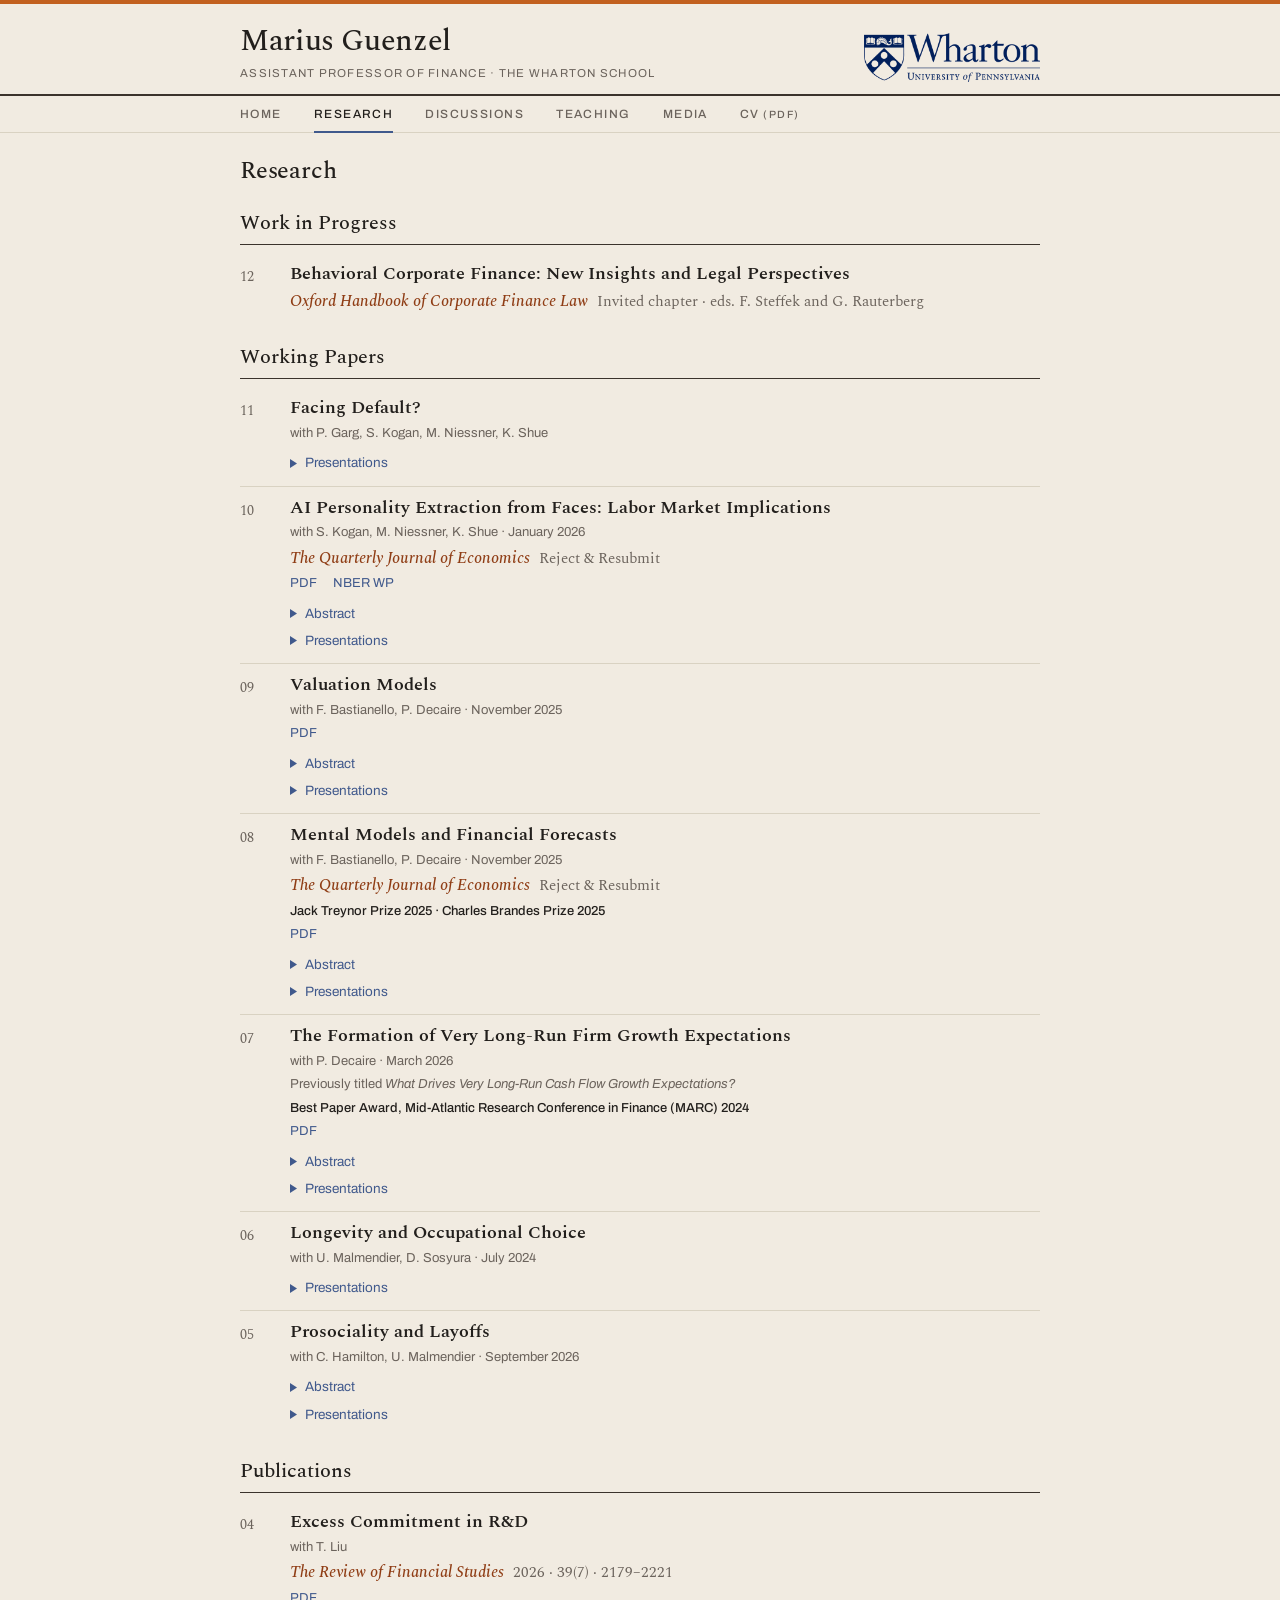
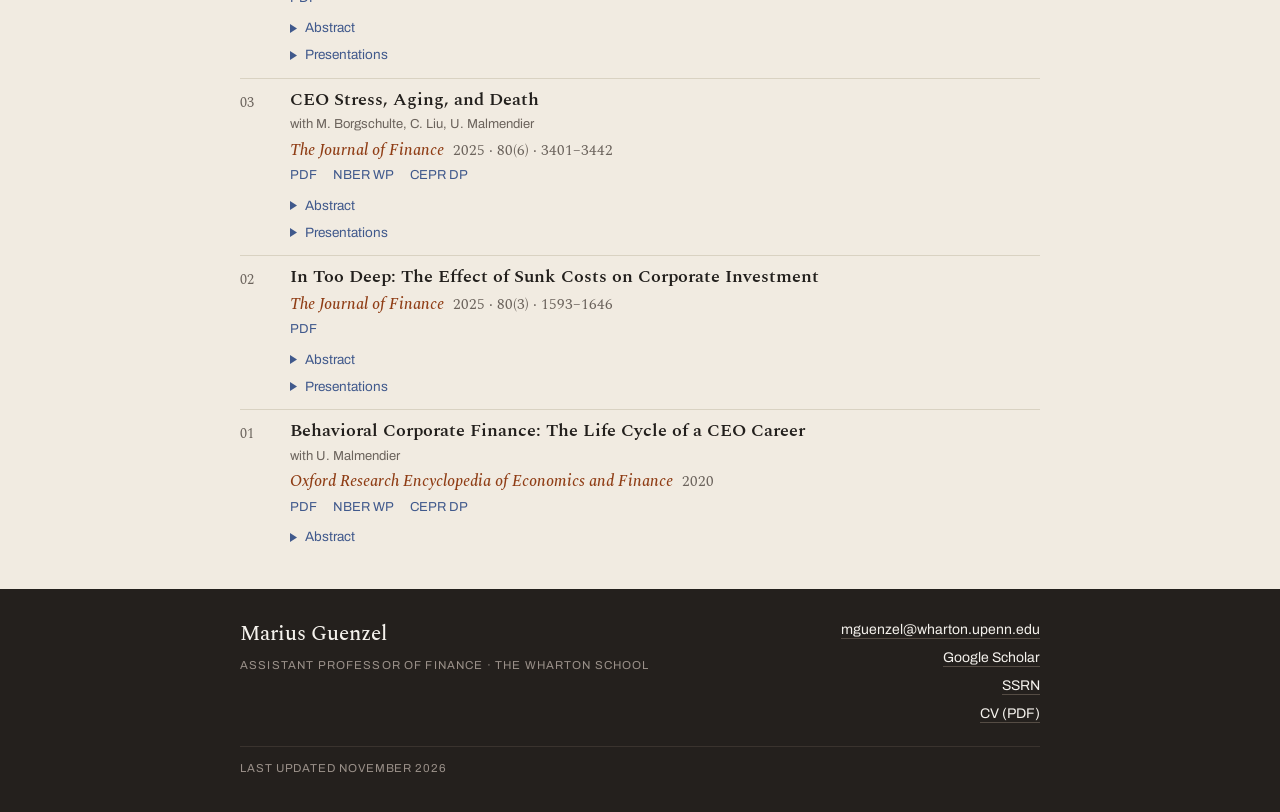
<file: research.html>
<!doctype html>
<html lang="en">
<head>
<meta charset="utf-8">
<meta name="viewport" content="width=device-width, initial-scale=1">

<!-- iOS Safari auto-links bare number strings as telephone numbers, which turns
     volume and page citations into links. The CSS neutralises the styling; only
     this tag prevents the linking. -->
<meta name="format-detection" content="telephone=no">

<title>Research | Marius Guenzel</title>
<meta name="description" content="Working papers and publications in behavioral and corporate finance by Marius Guenzel: managerial decision-making, personality and economic outcomes, and the formation of expectations.">
<meta name="author" content="Marius Guenzel">
<link rel="canonical" href="https://www.mariusguenzel.com/research">

<meta property="og:type" content="website">
<meta property="og:site_name" content="Marius Guenzel">
<meta property="og:title" content="Research | Marius Guenzel">
<meta property="og:description" content="Working papers and publications in behavioral and corporate finance by Marius Guenzel: managerial decision-making, personality and economic outcomes, and the formation of expectations.">
<meta property="og:url" content="https://www.mariusguenzel.com/research">
<meta property="og:image" content="https://www.mariusguenzel.com/img/share.png">
<meta property="og:image:width" content="1200">
<meta property="og:image:height" content="630">
<meta name="twitter:card" content="summary_large_image">
<meta name="twitter:title" content="Research | Marius Guenzel">
<meta name="twitter:description" content="Working papers and publications in behavioral and corporate finance by Marius Guenzel: managerial decision-making, personality and economic outcomes, and the formation of expectations.">
<meta name="twitter:image" content="https://www.mariusguenzel.com/img/share.png">

<link rel="icon" href="favicon/mg.svg" type="image/svg+xml">
<link rel="alternate icon" href="favicon/mg.ico" sizes="32x32">
<link rel="apple-touch-icon" href="favicon/mg-180.png">

<link rel="preconnect" href="https://fonts.googleapis.com">
<link rel="preconnect" href="https://fonts.gstatic.com" crossorigin>
<link rel="stylesheet" href="https://fonts.googleapis.com/css2?family=Spectral:ital,wght@0,300;0,400;0,500;0,600;1,400&family=Archivo:wght@400;500;600&display=swap">
<link rel="stylesheet" href="css/site.css">
<script type="application/ld+json">
{
  "@context": "https://schema.org",
  "@type": "Person",
  "name": "Marius Guenzel",
  "givenName": "Marius",
  "familyName": "Guenzel",
  "jobTitle": "Assistant Professor of Finance",
  "url": "https://www.mariusguenzel.com/",
  "image": "https://www.mariusguenzel.com/img/guenzel-portrait.jpg",
  "email": "mguenzel@wharton.upenn.edu",
  "affiliation": {
    "@type": "CollegeOrUniversity",
    "name": "The Wharton School, University of Pennsylvania",
    "url": "https://www.wharton.upenn.edu/"
  },
  "sameAs": [
    "https://scholar.google.com/citations?user=2eia4X4AAAAJ",
    "https://papers.ssrn.com/sol3/cf_dev/AbsByAuth.cfm?per_id=4657581",
    "https://www.nber.org/people/marius_guenzel",
    "https://fnce.wharton.upenn.edu/profile/mguenzel/"
  ],
  "knowsAbout": ["Behavioral Finance", "Corporate Finance", "Managerial Decision-Making"]
}
</script>
</head>
<body>
<a class="skip" href="#view-research">Skip to content</a>
<div class="keyline"></div>

<header class="masthead">
  <div class="wrap masthead-inner">
    <div>
      <div class="wordmark"><a class="wordmark-link" href="index.html">Marius Guenzel</a></div>
      <div class="standfirst">Assistant Professor of Finance<span class="mast-school"> &middot; The Wharton School</span></div>
    </div>
    <div class="logo-slot"><img src="img/wharton.png" alt="The Wharton School, University of Pennsylvania" width="588" height="164"></div>
  </div>
</header>

<div id="mast-end"></div>

<div class="tabs-shell" id="tabs-shell">
  <div class="wrap tabs-row">
    <span class="mini-name" aria-hidden="true">Marius Guenzel</span>
    <nav class="tabs" aria-label="Sections">
        <a class="tab" href="index.html">Home</a>
        <a class="tab" href="research.html" aria-current="page">Research</a>
        <a class="tab" href="discussions.html">Discussions</a>
        <a class="tab" href="teaching.html">Teaching</a>
        <a class="tab" href="media.html">Media</a>
        <a class="tab" href="cv/CV_Marius.pdf" target="_blank" rel="noopener noreferrer">CV <span class="ext">(PDF)</span><span class="sr-only"> (opens in a new tab)</span></a>
    </nav>

    <details class="navmenu">
      <summary>
        <span class="navmenu-label">Research</span>
        <svg class="menu-caret" width="9" height="7" viewBox="0 0 9 7" fill="currentColor" aria-hidden="true"><path d="M0 0h9L4.5 7z"></path></svg>
      </summary>
      <nav class="navmenu-panel" aria-label="Sections">
        <a class="menu-item" href="index.html">Home</a>
        <a class="menu-item" href="research.html" aria-current="page">Research</a>
        <a class="menu-item" href="discussions.html">Discussions</a>
        <a class="menu-item" href="teaching.html">Teaching</a>
        <a class="menu-item" href="media.html">Media</a>
        <a class="menu-item" href="cv/CV_Marius.pdf" target="_blank" rel="noopener noreferrer">CV <span class="ext">&nbsp;(PDF)</span><span class="sr-only"> (opens in a new tab)</span></a>
      </nav>
    </details>
  </div>
</div>
<main class="page" id="view-research">
  <div class="wrap stack">

    <h1 class="page-title">Research</h1>

    <section>
      <div class="sec-head">
        <h2>Work in Progress</h2>
      </div>

      <article class="paper" id="p12">
        <div class="paper-num">12</div>
        <div class="paper-body">
          <h3 class="paper-title">Behavioral Corporate Finance: New Insights and Legal Perspectives</h3>
          <div class="venue-line">
            <span class="journal">Oxford Handbook of Corporate Finance Law</span>
            <span class="venue-detail">Invited chapter &middot; eds. F. Steffek and G. Rauterberg</span>
          </div>
        </div>
      </article>
    </section>

    <section>
      <div class="sec-head">
        <h2>Working Papers</h2>
      </div>

      <article class="paper" id="p11">
        <div class="paper-num">11</div>
        <div class="paper-body">
          <h3 class="paper-title">Facing Default?</h3>
          <div class="byline">with P. Garg, S. Kogan, M. Niessner, K. Shue</div>
          <div class="disclosures">
            <details>
              <summary><svg class="caret" width="7" height="9" viewBox="0 0 7 9" fill="currentColor" aria-hidden="true"><path d="M0 0l7 4.5L0 9z"></path></svg>Presentations</summary>
              <div class="panel list"><div class="scope">Selected conference presentations only.</div>Boulder Summer Conference on Consumer Financial Decision Making 2025, FRA Early Ideas Session 2025*, FSU Truist Beach Conference 2026*, Adam Smith Workshop 2026*, SFS Cavalcade 2026*, ABS Household Finance Conference 2026*, AFA 2027**<div class="legend"><span class="mk">*</span> presented by coauthor &middot; <span class="mk">**</span> scheduled</div></div>
            </details>
          </div>
        </div>
      </article>

      <article class="paper" id="p10">
        <div class="paper-num">10</div>
        <div class="paper-body">
          <h3 class="paper-title">AI Personality Extraction from Faces: Labor Market Implications</h3>
          <div class="byline">with S. Kogan, M. Niessner, K. Shue &middot; January 2026</div>
          <div class="venue-line">
            <span class="journal">The Quarterly Journal of Economics</span>
            <span class="venue-detail">Reject &amp; Resubmit</span>
          </div>
          <div class="links">
            <a href="papers/personality_labor.pdf" target="_blank" rel="noopener noreferrer">PDF<span class="sr-only"> (opens in a new tab)</span></a>
            <a href="https://www.nber.org/papers/w34808" rel="noopener noreferrer" target="_blank">NBER WP<span class="sr-only"> (opens in a new tab)</span></a>
          </div>
          <div class="disclosures">
            <details>
              <summary><svg class="caret" width="7" height="9" viewBox="0 0 7 9" fill="currentColor" aria-hidden="true"><path d="M0 0l7 4.5L0 9z"></path></svg>Abstract</summary>
              <div class="panel abstract">Human capital&mdash;encompassing cognitive skills and personality traits&mdash;is central for labor-market success, yet personality remains difficult to measure at scale. Leveraging advances in AI and comprehensive LinkedIn microdata, we extract the Big 5 personality traits from facial images of 96,000 MBA graduates, and demonstrate that this novel &ldquo;Photo Big 5&rdquo; predicts school rank, job matching, compensation, job transitions, and career advancement. The Photo Big 5 provides predictive power comparable to race, attractiveness, and educational background, and is only weakly correlated with cognitive measures such as test scores. We show that individuals systematically sort into occupations where their personality traits are valued and earn higher wages when traits align with occupational demands. While the scalability of the Photo Big 5 enables new academic insights into the role of personality in labor markets, its growing use in industry screening raises important ethical concerns regarding statistical discrimination and individual autonomy.</div>
            </details>
            <details>
              <summary><svg class="caret" width="7" height="9" viewBox="0 0 7 9" fill="currentColor" aria-hidden="true"><path d="M0 0l7 4.5L0 9z"></path></svg>Presentations</summary>
              <div class="panel list"><div class="scope">Selected conference presentations only.</div>UBC Winter Finance Conference 2025, Young Scholars Finance Consortium 2025, Labor and Finance Conference 2025*, NBER Corporate Finance Spring Meeting 2025*, Wharton AI and the Future of Work Conference 2025, Chicago Machine Learning in Economics Summer Conference 2025*, AFA 2026, NBER Labor Studies Spring Meeting 2026*<div class="legend"><span class="mk">*</span> presented by coauthor</div></div>
            </details>
          </div>
        </div>
      </article>

      <article class="paper" id="p09">
        <div class="paper-num">09</div>
        <div class="paper-body">
          <h3 class="paper-title">Valuation Models</h3>
          <div class="byline">with F. Bastianello, P. Decaire &middot; November 2025</div>
          <div class="links">
            <a href="papers/valuationmodels.pdf" target="_blank" rel="noopener noreferrer">PDF<span class="sr-only"> (opens in a new tab)</span></a>
          </div>
          <div class="disclosures">
            <details>
              <summary><svg class="caret" width="7" height="9" viewBox="0 0 7 9" fill="currentColor" aria-hidden="true"><path d="M0 0l7 4.5L0 9z"></path></svg>Abstract</summary>
              <div class="panel abstract">Valuation models lie at the core of both financial theory and practice, yet we lack systematic evidence on how professionals value assets, which models perform best, and why. To make progress on these questions, we analyze valuation models in 1.1 million equity analyst reports. While, on average, simpler multiples-based models generate more accurate forecasts than more complex discounted cash flow (DCF) models, this masks important heterogeneity: skilled analysts produce superior forecasts with DCF models, especially for hard-to-value firms, underscoring the importance of expertise when employing complex models. To establish that model-specific expertise matters, we exploit a quasi-exogenous shock that forced some analysts to switch valuation models, and show that their forecast accuracy subsequently declines relative to analysts with established experience using the new approach. This highlights a fundamental trade-off between simplicity and sophistication in valuation, where optimal method choice depends on analyst characteristics, such as skill. Finally, given their unconditional superior performance, we study how analysts determine multiples. Analysts use historical, current, and peer-based reference points to contextualize their choice of multiples, but they do not use these benchmarks mechanically when determining their prices. Moreover, we show that sensitivity analyses have become increasingly common, bull and bear scenarios are asymmetric and account for greater downside risk, and their inclusion is associated with more conservative forecasts.</div>
            </details>
            <details>
              <summary><svg class="caret" width="7" height="9" viewBox="0 0 7 9" fill="currentColor" aria-hidden="true"><path d="M0 0l7 4.5L0 9z"></path></svg>Presentations</summary>
              <div class="panel list"><div class="scope">Selected conference presentations only.</div>RCFS Winter Conference 2026, HBS Junior Finance Conference 2026, FSU Truist Beach Conference 2026*, SFS Cavalcade 2026*, WFA 2026*, AFA 2027**<div class="legend"><span class="mk">*</span> presented by coauthor &middot; <span class="mk">**</span> scheduled</div></div>
            </details>
          </div>
        </div>
      </article>

      <article class="paper" id="p08">
        <div class="paper-num">08</div>
        <div class="paper-body">
          <h3 class="paper-title">Mental Models and Financial Forecasts</h3>
          <div class="byline">with F. Bastianello, P. Decaire &middot; November 2025</div>
          <div class="venue-line">
            <span class="journal">The Quarterly Journal of Economics</span>
            <span class="venue-detail">Reject &amp; Resubmit</span>
          </div>
          <div class="award">Jack Treynor Prize 2025 &middot; Charles Brandes Prize 2025</div>
          <div class="links">
            <a href="papers/mentalmodels.pdf" target="_blank" rel="noopener noreferrer">PDF<span class="sr-only"> (opens in a new tab)</span></a>
          </div>
          <div class="disclosures">
            <details>
              <summary><svg class="caret" width="7" height="9" viewBox="0 0 7 9" fill="currentColor" aria-hidden="true"><path d="M0 0l7 4.5L0 9z"></path></svg>Abstract</summary>
              <div class="panel abstract">We uncover the mental models financial professionals use to explain their quantitative forecasts, and show how they shape beliefs and return predictability. Using the near-universe of 2.1 million equity analyst reports, we collect the valuation methods analysts adopt to compute their price targets, together with their reasoning, measured as attention to topics, and their associated valuation channels, time horizons, and sentiments. To validate the reliability of our output, we introduce a multi-step LLM prompting strategy and new diagnostic tools. Consistent with a model of top-down and bottom-up attention, we then uncover three sets of facts. First, analysts&rsquo; mental models are sparse and rigid, and the choice of attention allocation and valuation methods are jointly determined by both analyst- and firm-characteristics. Second, analysts&rsquo; reasoning translates into their quantitative forecasts. Both attention and valuation methods contribute to differences in valuations over time and across analysts, but variation in attention plays a bigger role. Third, we study the extent to which different topics contribute to over and underreaction to information, and show how biases in analysts&rsquo; reasoning are reflected in asset prices. Analysts underreact to macroeconomic topics, and overreact to firm-related topics, and this contributes to return predictability.</div>
            </details>
            <details>
              <summary><svg class="caret" width="7" height="9" viewBox="0 0 7 9" fill="currentColor" aria-hidden="true"><path d="M0 0l7 4.5L0 9z"></path></svg>Presentations</summary>
              <div class="panel list"><div class="scope">Selected conference presentations only.</div>1st Workshop on LLMs and Generative AI for Finance, ITAM Finance Conference 2025*, Adam Smith Workshop 2025*, NBER Asset Pricing Spring Meeting 2025*, Kentucky Finance Conference 2025*, FSU Truist Beach Conference 2025, SFS Cavalcade 2025, 7th Future of Financial Information Conference 2025, WFA 2025*, SITE Asset Pricing 2025*, NBER Corporate Finance Summer Institute 2025, AFA 2026, Utah Winter Finance Conference 2026*<div class="legend"><span class="mk">*</span> presented by coauthor</div></div>
            </details>
          </div>
        </div>
      </article>

      <article class="paper" id="p07">
        <div class="paper-num">07</div>
        <div class="paper-body">
          <h3 class="paper-title">The Formation of Very Long-Run Firm Growth Expectations</h3>
          <div class="byline">with P. Decaire &middot; March 2026</div>
          <div class="byline">Previously titled <em>What Drives Very Long-Run Cash Flow Growth Expectations?</em></div>
          <div class="award">Best Paper Award, Mid-Atlantic Research Conference in Finance (MARC) 2024</div>
          <div class="links">
            <a href="papers/longrunexpectations.pdf" target="_blank" rel="noopener noreferrer">PDF<span class="sr-only"> (opens in a new tab)</span></a>
          </div>
          <div class="disclosures">
            <details>
              <summary><svg class="caret" width="7" height="9" viewBox="0 0 7 9" fill="currentColor" aria-hidden="true"><path d="M0 0l7 4.5L0 9z"></path></svg>Abstract</summary>
              <div class="panel abstract">We study how forecasters form beliefs about very long-run firm growth using data on terminal growth rate (TGR) expectations, textual discussions, and demographics. TGR expectations are distinct from shorter-horizon beliefs, correlated with firms&rsquo; long-run growth, and uncontaminated by expected returns. Compared to short-run expectations, persistent forecaster heterogeneity carries more weight, accounting for 69% of explained variation in TGR. Local extrapolation is strongest in distant and unfamiliar contexts. TGR heterogeneity reflects differential textual emphasis on macroeconomic, industry, and geographic topics, yielding a unifying insight: when outcomes are distant and fundamental anchors are weak, individual background and experience dominate in shaping beliefs.</div>
            </details>
            <details>
              <summary><svg class="caret" width="7" height="9" viewBox="0 0 7 9" fill="currentColor" aria-hidden="true"><path d="M0 0l7 4.5L0 9z"></path></svg>Presentations</summary>
              <div class="panel list"><div class="scope">Selected conference presentations only.</div>Mid-Atlantic Research Conference in Finance (MARC) 2024, Behavioral Finance Conference at Bocconi 2024, CESifo Venice Summer Institute Expectation Formation 2024, Yale Junior Finance Conference 2024*, AFA 2025, NBER Long-Term Asset Pricing Meeting 2025<div class="legend"><span class="mk">*</span> presented by coauthor</div></div>
            </details>
          </div>
        </div>
      </article>

      <article class="paper" id="p06">
        <div class="paper-num">06</div>
        <div class="paper-body">
          <h3 class="paper-title">Longevity and Occupational Choice</h3>
          <div class="byline">with U. Malmendier, D. Sosyura &middot; July 2024</div>
          <div class="disclosures">
            <details>
              <summary><svg class="caret" width="7" height="9" viewBox="0 0 7 9" fill="currentColor" aria-hidden="true"><path d="M0 0l7 4.5L0 9z"></path></svg>Presentations</summary>
              <div class="panel list"><div class="scope">Selected conference presentations only.</div>NBER Health Economics Fall Meeting 2023, CEPR Economics of Longevity and Ageing Conference 2024, NBER SI Labor Studies 2024, AFA 2025</div>
            </details>
          </div>
        </div>
      </article>

      <article class="paper" id="p05">
        <div class="paper-num">05</div>
        <div class="paper-body">
          <h3 class="paper-title">Prosociality and Layoffs</h3>
          <div class="byline">with C. Hamilton, U. Malmendier &middot; September 2026</div>
          <div class="disclosures">
            <details>
              <summary><svg class="caret" width="7" height="9" viewBox="0 0 7 9" fill="currentColor" aria-hidden="true"><path d="M0 0l7 4.5L0 9z"></path></svg>Abstract</summary>
              <div class="panel abstract">Standard models treat layoffs as routine input adjustments; yet managers consistently describe them as the hardest and most painful decisions. Using novel U.S. data on layoffs, we document several patterns standard models struggle to explain, but that are consistent with empathy-driven prosocial motives. First, layoffs impose a personal health toll on managers, significantly reducing their lifespan. Second, CEOs&rsquo; layoff aversion increases over the course of their tenure. Third, layoff aversion intensifies when the consequences for employees are more severe and when CEOs are socially or geographically closer to workers. Finally, layoff aversion is most pronounced among CEOs with empathy-related traits.</div>
            </details>
            <details>
              <summary><svg class="caret" width="7" height="9" viewBox="0 0 7 9" fill="currentColor" aria-hidden="true"><path d="M0 0l7 4.5L0 9z"></path></svg>Presentations</summary>
              <div class="panel list"><div class="scope">Selected conference presentations only.</div>AFA 2023*, RCFS Winter Conference 2023, Drexel Corporate Governance Conference 2023, Erasmus Corporate Governance Conference 2023, SITE Psychology and Economics 2023, NBER Behavioral Finance Fall Meeting 2023, Adam Smith Workshop 2024, NBER Organizational Economics Spring Meeting 2025<div class="legend"><span class="mk">*</span> presented by coauthor</div></div>
            </details>
          </div>
        </div>
      </article>
    </section>

    <section>
      <div class="sec-head">
        <h2>Publications</h2>
      </div>

      <article class="paper" id="p04">
        <div class="paper-num">04</div>
        <div class="paper-body">
          <h3 class="paper-title">Excess Commitment in R&amp;D</h3>
          <div class="byline">with T. Liu</div>
          <div class="venue-line">
            <span class="journal">The Review of Financial Studies</span>
            <span class="venue-detail">2026 &middot; 39(7) &middot; 2179&ndash;2221</span>
          </div>
          <div class="links">
            <a href="papers/excesscommitment.pdf" target="_blank" rel="noopener noreferrer">PDF<span class="sr-only"> (opens in a new tab)</span></a>
          </div>
          <div class="disclosures">
            <details>
              <summary><svg class="caret" width="7" height="9" viewBox="0 0 7 9" fill="currentColor" aria-hidden="true"><path d="M0 0l7 4.5L0 9z"></path></svg>Abstract</summary>
              <div class="panel abstract">We document that firms exhibit &ldquo;excess&rdquo; commitment to R&amp;D projects and examine its consequences for innovation outcomes. Using detailed data on pharmaceutical firms&rsquo; clinical trial projects, we find that trial delays, empirically uncorrelated with multiple project-quality measures, substantially reduce firms&rsquo; subsequent project-termination propensity. This result remains robust when we use variation in clinical trial site congestion to instrument for unexpected delays. Excess commitment intensifies when CEO compensation has greater stock-price sensitivity and the CEO is responsible for the project&rsquo;s initiation. Our findings have broader implications: delay-driven commitment reduces new drug project initiations, with further evidence suggesting efficiency losses for firms.</div>
            </details>
            <details>
              <summary><svg class="caret" width="7" height="9" viewBox="0 0 7 9" fill="currentColor" aria-hidden="true"><path d="M0 0l7 4.5L0 9z"></path></svg>Presentations</summary>
              <div class="panel list"><div class="scope">Selected conference presentations only.</div>Kentucky Finance Conference 2023, LBS Summer Finance Symposium 2023, EFA 2023, NFA 2023, HEC Paris Entrepreneurship Workshop, AFA 2024*, Texas Finance Festival 2024*, NBER Corporate Finance Spring Meeting 2024, SFS Cavalcade 2024*<div class="legend"><span class="mk">*</span> presented by coauthor</div></div>
            </details>
          </div>
        </div>
      </article>

      <article class="paper" id="p03">
        <div class="paper-num">03</div>
        <div class="paper-body">
          <h3 class="paper-title">CEO Stress, Aging, and Death</h3>
          <div class="byline">with M. Borgschulte, C. Liu, U. Malmendier</div>
          <div class="venue-line">
            <span class="journal">The Journal of Finance</span>
            <span class="venue-detail">2025 &middot; 80(6) &middot; 3401&ndash;3442</span>
          </div>
          <div class="links">
            <a href="papers/ceostress.pdf" target="_blank" rel="noopener noreferrer">PDF<span class="sr-only"> (opens in a new tab)</span></a>
            <a href="https://www.nber.org/papers/w28550" rel="noopener noreferrer" target="_blank">NBER WP<span class="sr-only"> (opens in a new tab)</span></a>
            <a href="https://cepr.org/publications/dp14933" rel="noopener noreferrer" target="_blank">CEPR DP<span class="sr-only"> (opens in a new tab)</span></a>
          </div>
          <div class="disclosures">
            <details>
              <summary><svg class="caret" width="7" height="9" viewBox="0 0 7 9" fill="currentColor" aria-hidden="true"><path d="M0 0l7 4.5L0 9z"></path></svg>Abstract</summary>
              <div class="panel abstract">We assess the long-term effects of managerial stress on aging and mortality. Using a difference-in-differences design, we apply neural network&ndash;based machine-learning techniques to CEOs&rsquo; facial images and show that exposure to industry distress shocks during the Great Recession produces visible signs of aging. We estimate a one-year increase in &ldquo;apparent&rdquo; age. Moreover, using data on CEOs since the mid-1970s, we estimate a 1.1-year decrease in life expectancy after an industry distress shock, but a two-year increase when antitakeover laws insulate CEOs from market discipline. The estimated health costs are significant, both in absolute terms and relative to other health risks.</div>
            </details>
            <details>
              <summary><svg class="caret" width="7" height="9" viewBox="0 0 7 9" fill="currentColor" aria-hidden="true"><path d="M0 0l7 4.5L0 9z"></path></svg>Presentations</summary>
              <div class="panel list"><div class="scope">Selected conference presentations only.</div>NBER Organizational Economics Fall 2019 Meeting*, Finance, Markets, and Organizations (FOM) Conference 2019, AFA 2020*, NBER Aging and Health 2022, Chicago Booth Behavioral Approaches to Financial Decision-Making Conference 2022<div class="legend"><span class="mk">*</span> presented by coauthor</div></div>
            </details>
          </div>
        </div>
      </article>

      <article class="paper" id="p02">
        <div class="paper-num">02</div>
        <div class="paper-body">
          <h3 class="paper-title">In Too Deep: The Effect of Sunk Costs on Corporate Investment</h3>
          <div class="venue-line">
            <span class="journal">The Journal of Finance</span>
            <span class="venue-detail">2025 &middot; 80(3) &middot; 1593&ndash;1646</span>
          </div>
          <div class="links">
            <a href="papers/sunkcost.pdf" target="_blank" rel="noopener noreferrer">PDF<span class="sr-only"> (opens in a new tab)</span></a>
          </div>
          <div class="disclosures">
            <details>
              <summary><svg class="caret" width="7" height="9" viewBox="0 0 7 9" fill="currentColor" aria-hidden="true"><path d="M0 0l7 4.5L0 9z"></path></svg>Abstract</summary>
              <div class="panel abstract">Sunk costs are unrecoverable costs that should not affect decision making. I provide evidence that firms systematically fail to ignore sunk costs and that this leads to significant investment distortions. In fixed-exchange-ratio stock mergers, aggregate market fluctuations after parties enter into a binding merger agreement induce plausibly exogenous variation in the final acquisition cost. These quasi-random cost shocks strongly predict firms&rsquo; commitment to an acquired business following deal completion, with an interquartile cost increase reducing subsequent divestiture rates by 8% to 9%. Consistent with an intrapersonal sunk cost channel, distortions are concentrated in firm-years in which the acquiring CEO is still in office.</div>
            </details>
            <details>
              <summary><svg class="caret" width="7" height="9" viewBox="0 0 7 9" fill="currentColor" aria-hidden="true"><path d="M0 0l7 4.5L0 9z"></path></svg>Presentations</summary>
              <div class="panel list"><div class="scope">Selected conference presentations and seminars.</div>AFA 2021, Behavioral Economics Annual Meeting (BEAM) 2021, Finance, Markets, and Organizations (FOM) Conference 2021, Berkeley-Stanford Joint Finance Conference Fall 2019, Michigan Ross, U Maryland, UCL, Wharton</div>
            </details>
          </div>
        </div>
      </article>

      <article class="paper" id="p01">
        <div class="paper-num">01</div>
        <div class="paper-body">
          <h3 class="paper-title">Behavioral Corporate Finance: The Life Cycle of a CEO Career</h3>
          <div class="byline">with U. Malmendier</div>
          <div class="venue-line">
            <span class="journal">Oxford Research Encyclopedia of Economics and Finance</span>
            <span class="venue-detail">2020</span>
          </div>
          <div class="links">
            <a href="papers/bcf_ceolifecycle.pdf" target="_blank" rel="noopener noreferrer">PDF<span class="sr-only"> (opens in a new tab)</span></a>
            <a href="https://www.nber.org/papers/w27635" rel="noopener noreferrer" target="_blank">NBER WP<span class="sr-only"> (opens in a new tab)</span></a>
            <a href="https://cepr.org/publications/dp15103" rel="noopener noreferrer" target="_blank">CEPR DP<span class="sr-only"> (opens in a new tab)</span></a>
          </div>
          <div class="disclosures">
            <details>
              <summary><svg class="caret" width="7" height="9" viewBox="0 0 7 9" fill="currentColor" aria-hidden="true"><path d="M0 0l7 4.5L0 9z"></path></svg>Abstract</summary>
              <div class="panel abstract"><p>One of the fastest-growing areas of finance research is the study of managerial biases and their implications for firm outcomes. Since the mid-2000s, this strand of <em>behavioral corporate finance</em> has provided theoretical and empirical evidence on the influence of biases in the corporate realm, such as overconfidence, experience effects, and the sunk-cost fallacy. The field has been a leading force in dismantling the argument that traditional economic mechanisms&mdash;selection, learning, and market discipline&mdash;would suffice to uphold the rational-manager paradigm. Instead, the evidence reveals that behavioral forces exert a significant influence at every stage of a chief executive officer&rsquo;s (CEO&rsquo;s) career. First, at the appointment stage, selection does not impede the promotion of behavioral managers. Instead, competitive environments oftentimes promote their advancement, even under value-maximizing selection mechanisms. Second, while at the helm of the company, learning opportunities are limited, since many managerial decisions occur at low frequency, and their causal effects are clouded by self-attribution bias and difficult to disentangle from those of concurrent events. Third, at the dismissal stage, market discipline does not ensure the firing of biased decision-makers as board members themselves are subject to biases in their evaluation of CEOs.</p><p>By documenting how biases affect even the most educated and influential decision-makers, such as CEOs, the field has generated important insights into the hard-wiring of biases. Biases do not simply stem from a lack of education, nor are they restricted to low-ability agents. Instead, biases are significant elements of human decision-making at the highest levels of organizations.</p><p>An important question for future research is how to limit, in each CEO career phase, the adverse effects of managerial biases. Potential approaches include refining selection mechanisms, designing and implementing corporate repairs, and reshaping corporate governance to account not only for incentive misalignments but also for biased decision-making.</p></div>
            </details>
          </div>
        </div>
      </article>
    </section>

  </div>
</main>
<footer class="site-foot">
  <div class="wrap">
    <div class="foot-grid">
      <div>
        <div class="foot-name">Marius Guenzel</div>
        <div class="foot-role">Assistant Professor of Finance &middot; The Wharton School</div>
      </div>
      <div class="foot-links">
        <a href="mailto:mguenzel@wharton.upenn.edu">mguenzel@wharton.upenn.edu</a>
        <a href="https://scholar.google.com/citations?user=2eia4X4AAAAJ&amp;hl=en" rel="noopener noreferrer" target="_blank">Google Scholar<span class="sr-only"> (opens in a new tab)</span></a>
        <a href="https://papers.ssrn.com/sol3/cf_dev/AbsByAuth.cfm?per_id=4657581" rel="noopener noreferrer" target="_blank">SSRN<span class="sr-only"> (opens in a new tab)</span></a>
        <a href="cv/CV_Marius.pdf" target="_blank" rel="noopener noreferrer">CV (PDF)<span class="sr-only"> (opens in a new tab)</span></a>
      </div>
    </div>
    <div class="foot-rule"></div>
    <div class="foot-updated">Last updated <time datetime="2026-11">November 2026</time></div>
  </div>
</footer>

<script>
  // The name appears in the pinned bar once the masthead has scrolled past.
  // This is the only script on the site; navigation is real links.
  (function () {
    var shell = document.getElementById('tabs-shell');
    var sentinel = document.getElementById('mast-end');
    if (shell && sentinel && 'IntersectionObserver' in window) {
      new IntersectionObserver(function (entries) {
        shell.classList.toggle('scrolled', !entries[0].isIntersecting);
      }, { rootMargin: '0px', threshold: 0 }).observe(sentinel);
    }
  })();
</script>
</body>
</html>
</file>
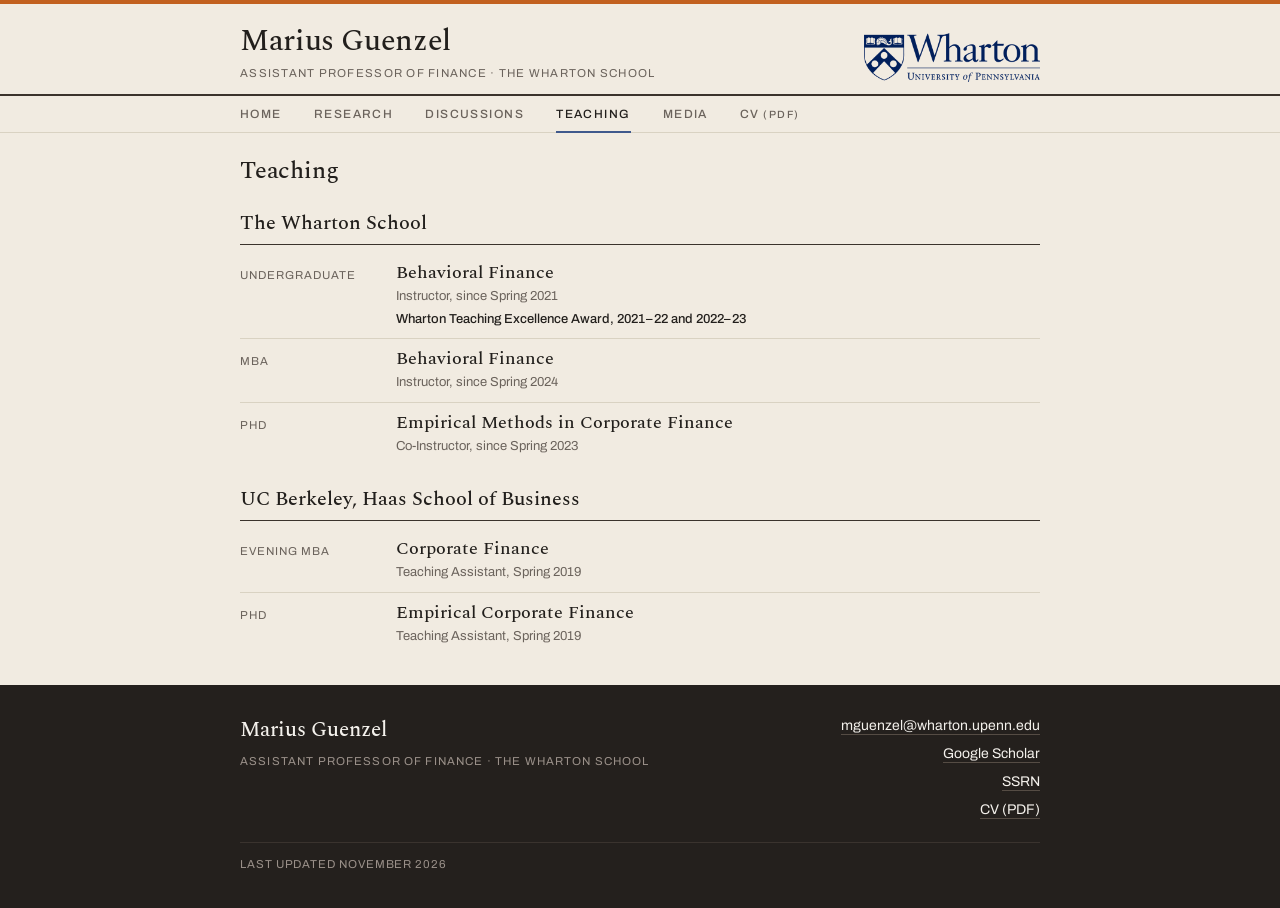
<file: teaching.html>
<!doctype html>
<html lang="en">
<head>
<meta charset="utf-8">
<meta name="viewport" content="width=device-width, initial-scale=1">

<!-- iOS Safari auto-links bare number strings as telephone numbers, which turns
     volume and page citations into links. The CSS neutralises the styling; only
     this tag prevents the linking. -->
<meta name="format-detection" content="telephone=no">

<title>Teaching | Marius Guenzel</title>
<meta name="description" content="Behavioral Finance and Empirical Methods in Corporate Finance, taught by Marius Guenzel at the Wharton School and previously at UC Berkeley Haas.">
<meta name="author" content="Marius Guenzel">
<link rel="canonical" href="https://www.mariusguenzel.com/teaching">

<meta property="og:type" content="website">
<meta property="og:site_name" content="Marius Guenzel">
<meta property="og:title" content="Teaching | Marius Guenzel">
<meta property="og:description" content="Behavioral Finance and Empirical Methods in Corporate Finance, taught by Marius Guenzel at the Wharton School and previously at UC Berkeley Haas.">
<meta property="og:url" content="https://www.mariusguenzel.com/teaching">
<meta property="og:image" content="https://www.mariusguenzel.com/img/share.png">
<meta property="og:image:width" content="1200">
<meta property="og:image:height" content="630">
<meta name="twitter:card" content="summary_large_image">
<meta name="twitter:title" content="Teaching | Marius Guenzel">
<meta name="twitter:description" content="Behavioral Finance and Empirical Methods in Corporate Finance, taught by Marius Guenzel at the Wharton School and previously at UC Berkeley Haas.">
<meta name="twitter:image" content="https://www.mariusguenzel.com/img/share.png">

<link rel="icon" href="favicon/mg.svg" type="image/svg+xml">
<link rel="alternate icon" href="favicon/mg.ico" sizes="32x32">
<link rel="apple-touch-icon" href="favicon/mg-180.png">

<link rel="preconnect" href="https://fonts.googleapis.com">
<link rel="preconnect" href="https://fonts.gstatic.com" crossorigin>
<link rel="stylesheet" href="https://fonts.googleapis.com/css2?family=Spectral:ital,wght@0,300;0,400;0,500;0,600;1,400&family=Archivo:wght@400;500;600&display=swap">
<link rel="stylesheet" href="css/site.css">
<script type="application/ld+json">
{
  "@context": "https://schema.org",
  "@type": "Person",
  "name": "Marius Guenzel",
  "givenName": "Marius",
  "familyName": "Guenzel",
  "jobTitle": "Assistant Professor of Finance",
  "url": "https://www.mariusguenzel.com/",
  "image": "https://www.mariusguenzel.com/img/guenzel-portrait.jpg",
  "email": "mguenzel@wharton.upenn.edu",
  "affiliation": {
    "@type": "CollegeOrUniversity",
    "name": "The Wharton School, University of Pennsylvania",
    "url": "https://www.wharton.upenn.edu/"
  },
  "sameAs": [
    "https://scholar.google.com/citations?user=2eia4X4AAAAJ",
    "https://papers.ssrn.com/sol3/cf_dev/AbsByAuth.cfm?per_id=4657581",
    "https://www.nber.org/people/marius_guenzel",
    "https://fnce.wharton.upenn.edu/profile/mguenzel/"
  ],
  "knowsAbout": ["Behavioral Finance", "Corporate Finance", "Managerial Decision-Making"]
}
</script>
</head>
<body>
<a class="skip" href="#view-teaching">Skip to content</a>
<div class="keyline"></div>

<header class="masthead">
  <div class="wrap masthead-inner">
    <div>
      <div class="wordmark"><a class="wordmark-link" href="index.html">Marius Guenzel</a></div>
      <div class="standfirst">Assistant Professor of Finance<span class="mast-school"> &middot; The Wharton School</span></div>
    </div>
    <div class="logo-slot"><img src="img/wharton.png" alt="The Wharton School, University of Pennsylvania" width="588" height="164"></div>
  </div>
</header>

<div id="mast-end"></div>

<div class="tabs-shell" id="tabs-shell">
  <div class="wrap tabs-row">
    <span class="mini-name" aria-hidden="true">Marius Guenzel</span>
    <nav class="tabs" aria-label="Sections">
        <a class="tab" href="index.html">Home</a>
        <a class="tab" href="research.html">Research</a>
        <a class="tab" href="discussions.html">Discussions</a>
        <a class="tab" href="teaching.html" aria-current="page">Teaching</a>
        <a class="tab" href="media.html">Media</a>
        <a class="tab" href="cv/CV_Marius.pdf" target="_blank" rel="noopener noreferrer">CV <span class="ext">(PDF)</span><span class="sr-only"> (opens in a new tab)</span></a>
    </nav>

    <details class="navmenu">
      <summary>
        <span class="navmenu-label">Teaching</span>
        <svg class="menu-caret" width="9" height="7" viewBox="0 0 9 7" fill="currentColor" aria-hidden="true"><path d="M0 0h9L4.5 7z"></path></svg>
      </summary>
      <nav class="navmenu-panel" aria-label="Sections">
        <a class="menu-item" href="index.html">Home</a>
        <a class="menu-item" href="research.html">Research</a>
        <a class="menu-item" href="discussions.html">Discussions</a>
        <a class="menu-item" href="teaching.html" aria-current="page">Teaching</a>
        <a class="menu-item" href="media.html">Media</a>
        <a class="menu-item" href="cv/CV_Marius.pdf" target="_blank" rel="noopener noreferrer">CV <span class="ext">&nbsp;(PDF)</span><span class="sr-only"> (opens in a new tab)</span></a>
      </nav>
    </details>
  </div>
</div>
<main class="page" id="view-teaching">
  <div class="wrap stack">
    <h1 class="page-title">Teaching</h1>

    <section>
      <div class="sec-head"><h2>The Wharton School</h2></div>

      <div class="course">
        <div class="level">Undergraduate</div>
        <div class="course-body">
          <div class="course-title">Behavioral Finance</div>
          <div class="byline">Instructor, since Spring 2021</div>
          <div class="award">Wharton Teaching Excellence Award, 2021&ndash;22 and 2022&ndash;23</div>
        </div>
      </div>

      <div class="course">
        <div class="level">MBA</div>
        <div class="course-body">
          <div class="course-title">Behavioral Finance</div>
          <div class="byline">Instructor, since Spring 2024</div>
        </div>
      </div>

      <div class="course">
        <div class="level">PhD</div>
        <div class="course-body">
          <div class="course-title">Empirical Methods in Corporate Finance</div>
          <div class="byline">Co-Instructor, since Spring 2023</div>
        </div>
      </div>
    </section>

    <section>
      <div class="sec-head"><h2>UC Berkeley, Haas School of Business</h2></div>

      <div class="course">
        <div class="level">Evening MBA</div>
        <div class="course-body">
          <div class="course-title">Corporate Finance</div>
          <div class="byline">Teaching Assistant, Spring 2019</div>
        </div>
      </div>

      <div class="course">
        <div class="level">PhD</div>
        <div class="course-body">
          <div class="course-title">Empirical Corporate Finance</div>
          <div class="byline">Teaching Assistant, Spring 2019</div>
        </div>
      </div>
    </section>
  </div>
</main>
<footer class="site-foot">
  <div class="wrap">
    <div class="foot-grid">
      <div>
        <div class="foot-name">Marius Guenzel</div>
        <div class="foot-role">Assistant Professor of Finance &middot; The Wharton School</div>
      </div>
      <div class="foot-links">
        <a href="mailto:mguenzel@wharton.upenn.edu">mguenzel@wharton.upenn.edu</a>
        <a href="https://scholar.google.com/citations?user=2eia4X4AAAAJ&amp;hl=en" rel="noopener noreferrer" target="_blank">Google Scholar<span class="sr-only"> (opens in a new tab)</span></a>
        <a href="https://papers.ssrn.com/sol3/cf_dev/AbsByAuth.cfm?per_id=4657581" rel="noopener noreferrer" target="_blank">SSRN<span class="sr-only"> (opens in a new tab)</span></a>
        <a href="cv/CV_Marius.pdf" target="_blank" rel="noopener noreferrer">CV (PDF)<span class="sr-only"> (opens in a new tab)</span></a>
      </div>
    </div>
    <div class="foot-rule"></div>
    <div class="foot-updated">Last updated <time datetime="2026-11">November 2026</time></div>
  </div>
</footer>

<script>
  // The name appears in the pinned bar once the masthead has scrolled past.
  // This is the only script on the site; navigation is real links.
  (function () {
    var shell = document.getElementById('tabs-shell');
    var sentinel = document.getElementById('mast-end');
    if (shell && sentinel && 'IntersectionObserver' in window) {
      new IntersectionObserver(function (entries) {
        shell.classList.toggle('scrolled', !entries[0].isIntersecting);
      }, { rootMargin: '0px', threshold: 0 }).observe(sentinel);
    }
  })();
</script>
</body>
</html>
</file>
<file: css/site.css>
:root {
  --bg:          #F1EBE1;
  --bg-alt:      #E9E1D4;
  --ink:         #221F1C;
  --muted:       #6B635C;
  --rule:        #D9D2C2;
  --rule-strong: #3B332C;
  --accent:      #40598C;
  --accent-hov:  #334770;

  /* Publication accent. Two accents, two jobs: blue means interactive,
     sienna means published. Journal names take the darker value; the 4px
     keyline takes the brighter one, which is legal because a rule is a
     graphic element and needs 3:1, not the 4.5:1 that text needs. */
  --venue:       #8F3D15;
  --keyline:     #C2601E;

  --dark:        #24201D;
  --dark-text:   #CBC3BA;
  --dark-hi:     #F4F1EC;
  --dark-rule:   #554C44;
  --dark-muted:  #9A9089;

  --serif: 'Spectral', Georgia, 'Times New Roman', serif;
  --sans:  'Archivo', 'Helvetica Neue', Arial, sans-serif;
  --measure: 880px;
  --gutter: 40px;
}

* { box-sizing: border-box; }

body {
  margin: 0;
  background: var(--bg);
  color: var(--ink);
  font-family: var(--sans);
  font-size: 15px;
  line-height: 1.5;
  -webkit-font-smoothing: antialiased;
}

a { color: var(--accent); text-decoration: none; }
a:hover { color: var(--accent-hov); text-decoration: underline; }

/* iOS Safari auto-links bare number strings as telephone numbers, which
   turned the paper numbers and citation details blue. The real site should
   also carry <meta name="format-detection" content="telephone=no"> in the
   head; this neutralises the styling wherever that meta is not present. */
a[href^="tel:"] {
  color: inherit;
  text-decoration: none;
  pointer-events: none;
}
:focus-visible { outline: 2px solid var(--accent); outline-offset: 3px; }
h1, h2, h3, p { margin: 0; }

.wrap { max-width: var(--measure); margin: 0 auto; padding: 0 var(--gutter); }

/* Journal-cover keyline. Bookends the dark footer at the other end.
   4px, not 5 ÃƒÆ’Ã†â€™Ãƒâ€ Ã¢â‚¬â„¢ÃƒÆ’Ã¢â‚¬Â ÃƒÂ¢Ã¢â€šÂ¬Ã¢â€žÂ¢ÃƒÆ’Ã†â€™ÃƒÂ¢Ã¢â€šÂ¬Ã‚Â ÃƒÆ’Ã‚Â¢ÃƒÂ¢Ã¢â‚¬Å¡Ã‚Â¬ÃƒÂ¢Ã¢â‚¬Å¾Ã‚Â¢ÃƒÆ’Ã†â€™Ãƒâ€ Ã¢â‚¬â„¢ÃƒÆ’Ã‚Â¢ÃƒÂ¢Ã¢â‚¬Å¡Ã‚Â¬Ãƒâ€¦Ã‚Â¡ÃƒÆ’Ã†â€™ÃƒÂ¢Ã¢â€šÂ¬Ã…Â¡ÃƒÆ’Ã¢â‚¬Å¡Ãƒâ€šÃ‚Â¢ÃƒÆ’Ã†â€™Ãƒâ€ Ã¢â‚¬â„¢ÃƒÆ’Ã¢â‚¬Â ÃƒÂ¢Ã¢â€šÂ¬Ã¢â€žÂ¢ÃƒÆ’Ã†â€™ÃƒÂ¢Ã¢â€šÂ¬Ã…Â¡ÃƒÆ’Ã¢â‚¬Å¡Ãƒâ€šÃ‚Â¢ÃƒÆ’Ã†â€™Ãƒâ€ Ã¢â‚¬â„¢ÃƒÆ’Ã¢â‚¬Å¡Ãƒâ€šÃ‚Â¢ÃƒÆ’Ã†â€™Ãƒâ€šÃ‚Â¢ÃƒÆ’Ã‚Â¢ÃƒÂ¢Ã¢â‚¬Å¡Ã‚Â¬Ãƒâ€¦Ã‚Â¡ÃƒÆ’Ã¢â‚¬Å¡Ãƒâ€šÃ‚Â¬ÃƒÆ’Ã†â€™ÃƒÂ¢Ã¢â€šÂ¬Ã‚Â¦ÃƒÆ’Ã¢â‚¬Å¡Ãƒâ€šÃ‚Â¡ÃƒÆ’Ã†â€™Ãƒâ€ Ã¢â‚¬â„¢ÃƒÆ’Ã‚Â¢ÃƒÂ¢Ã¢â‚¬Å¡Ã‚Â¬Ãƒâ€¦Ã‚Â¡ÃƒÆ’Ã†â€™ÃƒÂ¢Ã¢â€šÂ¬Ã…Â¡ÃƒÆ’Ã¢â‚¬Å¡Ãƒâ€šÃ‚Â¬ÃƒÆ’Ã†â€™Ãƒâ€ Ã¢â‚¬â„¢ÃƒÆ’Ã¢â‚¬Â ÃƒÂ¢Ã¢â€šÂ¬Ã¢â€žÂ¢ÃƒÆ’Ã†â€™ÃƒÂ¢Ã¢â€šÂ¬Ã…Â¡ÃƒÆ’Ã¢â‚¬Å¡Ãƒâ€šÃ‚Â¢ÃƒÆ’Ã†â€™Ãƒâ€ Ã¢â‚¬â„¢ÃƒÆ’Ã¢â‚¬Å¡Ãƒâ€šÃ‚Â¢ÃƒÆ’Ã†â€™Ãƒâ€šÃ‚Â¢ÃƒÆ’Ã‚Â¢ÃƒÂ¢Ã¢â€šÂ¬Ã…Â¡Ãƒâ€šÃ‚Â¬ÃƒÆ’Ã¢â‚¬Â¦Ãƒâ€šÃ‚Â¡ÃƒÆ’Ã†â€™ÃƒÂ¢Ã¢â€šÂ¬Ã…Â¡ÃƒÆ’Ã¢â‚¬Å¡Ãƒâ€šÃ‚Â¬ÃƒÆ’Ã†â€™Ãƒâ€ Ã¢â‚¬â„¢ÃƒÆ’Ã‚Â¢ÃƒÂ¢Ã¢â‚¬Å¡Ã‚Â¬Ãƒâ€¦Ã‚Â¡ÃƒÆ’Ã†â€™ÃƒÂ¢Ã¢â€šÂ¬Ã…Â¡ÃƒÆ’Ã¢â‚¬Å¡Ãƒâ€šÃ‚Â burgundy is dark enough that 5 read heavier than intended. */
.keyline { height: 4px; background: var(--keyline); }

/* ---------- masthead ---------- */

.masthead { padding: 22px 0 12px; }
.masthead-inner {
  display: flex;
  align-items: flex-end;
  justify-content: space-between;
  gap: 32px;
  flex-wrap: wrap;
}
.wordmark {
  font-family: var(--serif);
  font-size: 30px;
  font-weight: 500;
  line-height: 1.05;
  letter-spacing: -0.012em;
}
.standfirst {
  margin-top: 7px;
  font-size: 11.5px;
  letter-spacing: 0.11em;
  text-transform: uppercase;
  color: var(--muted);
}
.logo-slot { width: 176px; display: block; }
.logo-slot img { width: 100%; height: auto; display: block; }

/* ---------- tabs ---------- */

.tabs-shell {
  position: sticky;
  top: 0;
  z-index: 10;
  background: var(--bg);
  border-top: 2px solid var(--rule-strong);
  border-bottom: 1px solid var(--rule);
}
.tabs-row { display: flex; align-items: center; }

/* The masthead does not follow you down the page; the name does, in small
   type, once the masthead has scrolled past. */
.mini-name {
  font-family: var(--serif);
  font-size: 16px;
  font-weight: 600;
  color: var(--ink);
  white-space: nowrap;
  overflow: hidden;
  max-width: 0;
  opacity: 0;
  transition: max-width 260ms ease, opacity 180ms ease, margin-right 260ms ease;
  margin-right: 0;
}
.tabs-shell.scrolled .mini-name { max-width: 260px; opacity: 1; margin-right: 30px; }
@media (prefers-reduced-motion: reduce) { .mini-name { transition: none; } }

.tabs { display: flex; gap: 32px; flex-wrap: wrap; }
.tab {
  appearance: none;
  background: none;
  border: 0;
  border-bottom: 2px solid transparent;
  font: inherit;
  font-family: var(--sans);
  font-size: 12px;
  font-weight: 500;
  letter-spacing: 0.12em;
  text-transform: uppercase;
  color: var(--muted);
  padding: 9px 0 8px;
  margin-bottom: -1px;
  cursor: pointer;
  text-decoration: none;
  display: block;
}
.tab:hover { color: var(--ink); text-decoration: none; }
.tab[aria-current="page"] { color: var(--ink); border-bottom-color: var(--accent); }
.tab .ext { font-size: 10.5px; color: var(--muted); }

/* Mobile navigation: the tab row becomes a disclosure menu. Built on
   <details> like the paper accordions, so it works with JavaScript off. */
.navmenu { display: none; }
.navmenu > summary {
  list-style: none;
  display: flex;
  align-items: center;
  justify-content: space-between;
  gap: 12px;
  padding: 13px 0;
  cursor: pointer;
  font-size: 12.5px;
  font-weight: 600;
  letter-spacing: 0.12em;
  text-transform: uppercase;
  color: var(--ink);
}
.navmenu > summary::-webkit-details-marker { display: none; }
.navmenu .menu-caret { flex: 0 0 9px; fill: currentColor; transition: transform 140ms ease; }
.navmenu[open] > summary .menu-caret { transform: rotate(180deg); }
@media (prefers-reduced-motion: reduce) { .navmenu .menu-caret { transition: none; } }

.navmenu-panel { display: flex; flex-direction: column; padding-bottom: 6px; }
.menu-item {
  appearance: none;
  background: none;
  border: 0;
  border-top: 1px solid var(--rule);
  font: inherit;
  font-family: var(--sans);
  font-size: 16px;
  text-align: left;
  color: var(--ink);
  min-height: 46px;
  display: flex;
  align-items: center;
  cursor: pointer;
  text-decoration: none;
  padding: 0;
}
.menu-item:hover { text-decoration: none; }
.menu-item[aria-current="page"] { color: var(--accent); font-weight: 600; }
.menu-item .ext { font-size: 13px; color: var(--muted); }

/* ---------- pages ---------- */

.page { padding: 20px 0 30px; }
.stack { display: flex; flex-direction: column; gap: 20px; }

.page-title {
  font-family: var(--serif);
  font-size: 24px;
  font-weight: 500;
  letter-spacing: -0.008em;
}

.sec-head {
  padding-bottom: 6px;
  border-bottom: 1px solid var(--rule-strong);
  margin-bottom: 8px;
}
.sec-head h2 {
  font-family: var(--serif);
  font-size: 19.5px;
  font-weight: 500;
}

/* ---------- intro ---------- */

.intro { display: flex; gap: 28px; align-items: flex-start; }
.portrait-col { flex: 0 0 148px; }

/* Square corners, deliberately: there is no border-radius anywhere on
   this site. A rounded photograph would be the one rounded thing on the
   page, and rounding a portrait is the avatar convention ÃƒÆ’Ã†â€™Ãƒâ€ Ã¢â‚¬â„¢ÃƒÆ’Ã¢â‚¬Â ÃƒÂ¢Ã¢â€šÂ¬Ã¢â€žÂ¢ÃƒÆ’Ã†â€™ÃƒÂ¢Ã¢â€šÂ¬Ã‚Â ÃƒÆ’Ã‚Â¢ÃƒÂ¢Ã¢â‚¬Å¡Ã‚Â¬ÃƒÂ¢Ã¢â‚¬Å¾Ã‚Â¢ÃƒÆ’Ã†â€™Ãƒâ€ Ã¢â‚¬â„¢ÃƒÆ’Ã‚Â¢ÃƒÂ¢Ã¢â‚¬Å¡Ã‚Â¬Ãƒâ€¦Ã‚Â¡ÃƒÆ’Ã†â€™ÃƒÂ¢Ã¢â€šÂ¬Ã…Â¡ÃƒÆ’Ã¢â‚¬Å¡Ãƒâ€šÃ‚Â¢ÃƒÆ’Ã†â€™Ãƒâ€ Ã¢â‚¬â„¢ÃƒÆ’Ã¢â‚¬Â ÃƒÂ¢Ã¢â€šÂ¬Ã¢â€žÂ¢ÃƒÆ’Ã†â€™ÃƒÂ¢Ã¢â€šÂ¬Ã…Â¡ÃƒÆ’Ã¢â‚¬Å¡Ãƒâ€šÃ‚Â¢ÃƒÆ’Ã†â€™Ãƒâ€ Ã¢â‚¬â„¢ÃƒÆ’Ã¢â‚¬Å¡Ãƒâ€šÃ‚Â¢ÃƒÆ’Ã†â€™Ãƒâ€šÃ‚Â¢ÃƒÆ’Ã‚Â¢ÃƒÂ¢Ã¢â‚¬Å¡Ã‚Â¬Ãƒâ€¦Ã‚Â¡ÃƒÆ’Ã¢â‚¬Å¡Ãƒâ€šÃ‚Â¬ÃƒÆ’Ã†â€™ÃƒÂ¢Ã¢â€šÂ¬Ã‚Â¦ÃƒÆ’Ã¢â‚¬Å¡Ãƒâ€šÃ‚Â¡ÃƒÆ’Ã†â€™Ãƒâ€ Ã¢â‚¬â„¢ÃƒÆ’Ã‚Â¢ÃƒÂ¢Ã¢â‚¬Å¡Ã‚Â¬Ãƒâ€¦Ã‚Â¡ÃƒÆ’Ã†â€™ÃƒÂ¢Ã¢â€šÂ¬Ã…Â¡ÃƒÆ’Ã¢â‚¬Å¡Ãƒâ€šÃ‚Â¬ÃƒÆ’Ã†â€™Ãƒâ€ Ã¢â‚¬â„¢ÃƒÆ’Ã¢â‚¬Â ÃƒÂ¢Ã¢â€šÂ¬Ã¢â€žÂ¢ÃƒÆ’Ã†â€™ÃƒÂ¢Ã¢â€šÂ¬Ã…Â¡ÃƒÆ’Ã¢â‚¬Å¡Ãƒâ€šÃ‚Â¢ÃƒÆ’Ã†â€™Ãƒâ€ Ã¢â‚¬â„¢ÃƒÆ’Ã¢â‚¬Å¡Ãƒâ€šÃ‚Â¢ÃƒÆ’Ã†â€™Ãƒâ€šÃ‚Â¢ÃƒÆ’Ã‚Â¢ÃƒÂ¢Ã¢â€šÂ¬Ã…Â¡Ãƒâ€šÃ‚Â¬ÃƒÆ’Ã¢â‚¬Â¦Ãƒâ€šÃ‚Â¡ÃƒÆ’Ã†â€™ÃƒÂ¢Ã¢â€šÂ¬Ã…Â¡ÃƒÆ’Ã¢â‚¬Å¡Ãƒâ€šÃ‚Â¬ÃƒÆ’Ã†â€™Ãƒâ€ Ã¢â‚¬â„¢ÃƒÆ’Ã‚Â¢ÃƒÂ¢Ã¢â‚¬Å¡Ã‚Â¬Ãƒâ€¦Ã‚Â¡ÃƒÆ’Ã†â€™ÃƒÂ¢Ã¢â€šÂ¬Ã…Â¡ÃƒÆ’Ã¢â‚¬Å¡Ãƒâ€šÃ‚Â app UI
   grammar on a page built to read as printed matter.

   No frame either. A 1px --rule hairline was tried and removed: the
   headshot is black and white on charcoal, so a pale line between a dark
   photo and a cream ground is invisible at any normal viewing distance.
   The photo already carries the hardest edge on the page; nothing needs
   to be added to it. */
.portrait {
  width: 148px;
  height: 222px;
  background: var(--bg-alt);
  overflow: hidden;
}
.portrait img { width: 100%; height: 100%; object-fit: cover; display: block; }

.lede {
  font-family: var(--serif);
  font-size: 18.5px;
  line-height: 1.55;
  text-wrap: pretty;
}
.sub {
  font-family: var(--serif);
  font-size: 16px;
  line-height: 1.6;
  color: var(--muted);
  margin-top: 12px;
  text-wrap: pretty;
}

/* ---------- what's new ---------- */

.whats-new { display: grid; grid-template-columns: 140px 1fr; gap: 0 16px; }
.whats-new > * { border-top: 1px solid var(--rule); padding: 9px 0; }
.whats-new > *:nth-child(1), .whats-new > *:nth-child(2) { border-top: 0; padding-top: 0; }
.wn-date {
  font-family: var(--serif);
  font-size: 15px;
  color: var(--muted);
  font-variant-numeric: tabular-nums;
}
.wn-text {
  font-family: var(--serif);
  font-size: 16px;
  line-height: 1.48;
  text-wrap: pretty;
}

/* ---------- paper entry ---------- */

.paper {
  display: grid;
  grid-template-columns: 34px 1fr;
  gap: 0 16px;
  padding: 10px 0;
  border-bottom: 1px solid var(--rule);
}
.paper:last-child { border-bottom: 0; }
.paper-num {
  font-family: var(--serif);
  font-size: 14px;
  color: var(--muted);
  padding-top: 3px;
  font-variant-numeric: tabular-nums;
}
.paper-body { min-width: 0; display: flex; flex-direction: column; gap: 4px; }

.paper-title {
  font-family: var(--serif);
  font-size: 18px;
  font-weight: 600;
  line-height: 1.25;
  text-wrap: pretty;
}
.byline { font-size: 13px; color: var(--muted); }

/* Optional plain-language line under a paper title, for readers who are not
   economists. Styled and ready; add a <div class="takeaway"> under any title
   and it needs no further CSS. Deliberately unused for now. */
.takeaway {
  font-family: var(--serif);
  font-style: italic;
  font-size: 15.5px;
  line-height: 1.45;
  color: var(--muted);
  text-wrap: pretty;
}

/* One treatment for every venue line: published, forthcoming, under review. */
/* Journal names sit below the title in weight but stand apart by colour and
   italic ÃƒÆ’Ã†â€™Ãƒâ€ Ã¢â‚¬â„¢ÃƒÆ’Ã¢â‚¬Â ÃƒÂ¢Ã¢â€šÂ¬Ã¢â€žÂ¢ÃƒÆ’Ã†â€™ÃƒÂ¢Ã¢â€šÂ¬Ã‚Â ÃƒÆ’Ã‚Â¢ÃƒÂ¢Ã¢â‚¬Å¡Ã‚Â¬ÃƒÂ¢Ã¢â‚¬Å¾Ã‚Â¢ÃƒÆ’Ã†â€™Ãƒâ€ Ã¢â‚¬â„¢ÃƒÆ’Ã‚Â¢ÃƒÂ¢Ã¢â‚¬Å¡Ã‚Â¬Ãƒâ€¦Ã‚Â¡ÃƒÆ’Ã†â€™ÃƒÂ¢Ã¢â€šÂ¬Ã…Â¡ÃƒÆ’Ã¢â‚¬Å¡Ãƒâ€šÃ‚Â¢ÃƒÆ’Ã†â€™Ãƒâ€ Ã¢â‚¬â„¢ÃƒÆ’Ã¢â‚¬Â ÃƒÂ¢Ã¢â€šÂ¬Ã¢â€žÂ¢ÃƒÆ’Ã†â€™ÃƒÂ¢Ã¢â€šÂ¬Ã…Â¡ÃƒÆ’Ã¢â‚¬Å¡Ãƒâ€šÃ‚Â¢ÃƒÆ’Ã†â€™Ãƒâ€ Ã¢â‚¬â„¢ÃƒÆ’Ã¢â‚¬Å¡Ãƒâ€šÃ‚Â¢ÃƒÆ’Ã†â€™Ãƒâ€šÃ‚Â¢ÃƒÆ’Ã‚Â¢ÃƒÂ¢Ã¢â‚¬Å¡Ã‚Â¬Ãƒâ€¦Ã‚Â¡ÃƒÆ’Ã¢â‚¬Å¡Ãƒâ€šÃ‚Â¬ÃƒÆ’Ã†â€™ÃƒÂ¢Ã¢â€šÂ¬Ã‚Â¦ÃƒÆ’Ã¢â‚¬Å¡Ãƒâ€šÃ‚Â¡ÃƒÆ’Ã†â€™Ãƒâ€ Ã¢â‚¬â„¢ÃƒÆ’Ã‚Â¢ÃƒÂ¢Ã¢â‚¬Å¡Ã‚Â¬Ãƒâ€¦Ã‚Â¡ÃƒÆ’Ã†â€™ÃƒÂ¢Ã¢â€šÂ¬Ã…Â¡ÃƒÆ’Ã¢â‚¬Å¡Ãƒâ€šÃ‚Â¬ÃƒÆ’Ã†â€™Ãƒâ€ Ã¢â‚¬â„¢ÃƒÆ’Ã¢â‚¬Â ÃƒÂ¢Ã¢â€šÂ¬Ã¢â€žÂ¢ÃƒÆ’Ã†â€™ÃƒÂ¢Ã¢â€šÂ¬Ã…Â¡ÃƒÆ’Ã¢â‚¬Å¡Ãƒâ€šÃ‚Â¢ÃƒÆ’Ã†â€™Ãƒâ€ Ã¢â‚¬â„¢ÃƒÆ’Ã¢â‚¬Å¡Ãƒâ€šÃ‚Â¢ÃƒÆ’Ã†â€™Ãƒâ€šÃ‚Â¢ÃƒÆ’Ã‚Â¢ÃƒÂ¢Ã¢â€šÂ¬Ã…Â¡Ãƒâ€šÃ‚Â¬ÃƒÆ’Ã¢â‚¬Â¦Ãƒâ€šÃ‚Â¡ÃƒÆ’Ã†â€™ÃƒÂ¢Ã¢â€šÂ¬Ã…Â¡ÃƒÆ’Ã¢â‚¬Å¡Ãƒâ€šÃ‚Â¬ÃƒÆ’Ã†â€™Ãƒâ€ Ã¢â‚¬â„¢ÃƒÆ’Ã‚Â¢ÃƒÂ¢Ã¢â‚¬Å¡Ã‚Â¬Ãƒâ€¦Ã‚Â¡ÃƒÆ’Ã†â€™ÃƒÂ¢Ã¢â€šÂ¬Ã…Â¡ÃƒÆ’Ã¢â‚¬Å¡Ãƒâ€šÃ‚Â citation convention does the work, so nothing has to shout. */
.venue-line { display: flex; align-items: baseline; flex-wrap: wrap; gap: 1px 9px; }
.journal {
  font-family: var(--serif);
  font-size: 15.5px;
  font-style: italic;
  font-weight: 500;
  color: var(--venue);
}
.venue-detail {
  font-family: var(--serif);
  font-size: 15px;
  color: var(--muted);
  font-variant-numeric: tabular-nums;
}

.award { font-size: 13px; font-weight: 500; color: var(--ink); }

/* The burgundy accent is confined to the Research page. It was tried on a
   journal named in running prose in What's New and removed: in a sentence
   that already carries a blue link, a second coloured span reads as a second
   link rather than as a venue. Journals in prose stay plain italic. */

.links { display: flex; flex-wrap: wrap; gap: 16px; font-size: 13px; }

/* Stacked, never side by side ÃƒÆ’Ã†â€™Ãƒâ€ Ã¢â‚¬â„¢ÃƒÆ’Ã¢â‚¬Â ÃƒÂ¢Ã¢â€šÂ¬Ã¢â€žÂ¢ÃƒÆ’Ã†â€™ÃƒÂ¢Ã¢â€šÂ¬Ã‚Â ÃƒÆ’Ã‚Â¢ÃƒÂ¢Ã¢â‚¬Å¡Ã‚Â¬ÃƒÂ¢Ã¢â‚¬Å¾Ã‚Â¢ÃƒÆ’Ã†â€™Ãƒâ€ Ã¢â‚¬â„¢ÃƒÆ’Ã‚Â¢ÃƒÂ¢Ã¢â‚¬Å¡Ã‚Â¬Ãƒâ€¦Ã‚Â¡ÃƒÆ’Ã†â€™ÃƒÂ¢Ã¢â€šÂ¬Ã…Â¡ÃƒÆ’Ã¢â‚¬Å¡Ãƒâ€šÃ‚Â¢ÃƒÆ’Ã†â€™Ãƒâ€ Ã¢â‚¬â„¢ÃƒÆ’Ã¢â‚¬Â ÃƒÂ¢Ã¢â€šÂ¬Ã¢â€žÂ¢ÃƒÆ’Ã†â€™ÃƒÂ¢Ã¢â€šÂ¬Ã…Â¡ÃƒÆ’Ã¢â‚¬Å¡Ãƒâ€šÃ‚Â¢ÃƒÆ’Ã†â€™Ãƒâ€ Ã¢â‚¬â„¢ÃƒÆ’Ã¢â‚¬Å¡Ãƒâ€šÃ‚Â¢ÃƒÆ’Ã†â€™Ãƒâ€šÃ‚Â¢ÃƒÆ’Ã‚Â¢ÃƒÂ¢Ã¢â‚¬Å¡Ã‚Â¬Ãƒâ€¦Ã‚Â¡ÃƒÆ’Ã¢â‚¬Å¡Ãƒâ€šÃ‚Â¬ÃƒÆ’Ã†â€™ÃƒÂ¢Ã¢â€šÂ¬Ã‚Â¦ÃƒÆ’Ã¢â‚¬Å¡Ãƒâ€šÃ‚Â¡ÃƒÆ’Ã†â€™Ãƒâ€ Ã¢â‚¬â„¢ÃƒÆ’Ã‚Â¢ÃƒÂ¢Ã¢â‚¬Å¡Ã‚Â¬Ãƒâ€¦Ã‚Â¡ÃƒÆ’Ã†â€™ÃƒÂ¢Ã¢â€šÂ¬Ã…Â¡ÃƒÆ’Ã¢â‚¬Å¡Ãƒâ€šÃ‚Â¬ÃƒÆ’Ã†â€™Ãƒâ€ Ã¢â‚¬â„¢ÃƒÆ’Ã¢â‚¬Â ÃƒÂ¢Ã¢â€šÂ¬Ã¢â€žÂ¢ÃƒÆ’Ã†â€™ÃƒÂ¢Ã¢â€šÂ¬Ã…Â¡ÃƒÆ’Ã¢â‚¬Å¡Ãƒâ€šÃ‚Â¢ÃƒÆ’Ã†â€™Ãƒâ€ Ã¢â‚¬â„¢ÃƒÆ’Ã¢â‚¬Å¡Ãƒâ€šÃ‚Â¢ÃƒÆ’Ã†â€™Ãƒâ€šÃ‚Â¢ÃƒÆ’Ã‚Â¢ÃƒÂ¢Ã¢â€šÂ¬Ã…Â¡Ãƒâ€šÃ‚Â¬ÃƒÆ’Ã¢â‚¬Â¦Ãƒâ€šÃ‚Â¡ÃƒÆ’Ã†â€™ÃƒÂ¢Ã¢â€šÂ¬Ã…Â¡ÃƒÆ’Ã¢â‚¬Å¡Ãƒâ€šÃ‚Â¬ÃƒÆ’Ã†â€™Ãƒâ€ Ã¢â‚¬â„¢ÃƒÆ’Ã‚Â¢ÃƒÂ¢Ã¢â‚¬Å¡Ã‚Â¬Ãƒâ€¦Ã‚Â¡ÃƒÆ’Ã†â€™ÃƒÂ¢Ã¢â€šÂ¬Ã…Â¡ÃƒÆ’Ã¢â‚¬Å¡Ãƒâ€šÃ‚Â an open panel would shove its neighbour around. */
.disclosures { display: flex; flex-direction: column; gap: 3px; margin-top: 4px; }
details { width: 100%; }

details > summary {
  list-style: none;
  cursor: pointer;
  display: flex;
  align-items: center;
  gap: 8px;
  color: var(--accent);
  font-size: 13.5px;
  width: fit-content;
  padding: 2px 0;
}
details > summary::-webkit-details-marker { display: none; }
details > summary:hover { color: var(--accent-hov); text-decoration: underline; }
.caret { flex: 0 0 7px; fill: currentColor; transition: transform 120ms ease; }
details[open] > summary .caret { transform: rotate(90deg); }
@media (prefers-reduced-motion: reduce) { .caret { transition: none; } }

.panel { border-left: 1px solid var(--rule); padding: 2px 0 2px 16px; margin: 6px 0 8px; }
/* No cap. The abstract fills the panel ÃƒÆ’Ã†â€™Ãƒâ€ Ã¢â‚¬â„¢ÃƒÆ’Ã¢â‚¬Â ÃƒÂ¢Ã¢â€šÂ¬Ã¢â€žÂ¢ÃƒÆ’Ã†â€™ÃƒÂ¢Ã¢â€šÂ¬Ã‚Â ÃƒÆ’Ã‚Â¢ÃƒÂ¢Ã¢â‚¬Å¡Ã‚Â¬ÃƒÂ¢Ã¢â‚¬Å¾Ã‚Â¢ÃƒÆ’Ã†â€™Ãƒâ€ Ã¢â‚¬â„¢ÃƒÆ’Ã‚Â¢ÃƒÂ¢Ã¢â‚¬Å¡Ã‚Â¬Ãƒâ€¦Ã‚Â¡ÃƒÆ’Ã†â€™ÃƒÂ¢Ã¢â€šÂ¬Ã…Â¡ÃƒÆ’Ã¢â‚¬Å¡Ãƒâ€šÃ‚Â¢ÃƒÆ’Ã†â€™Ãƒâ€ Ã¢â‚¬â„¢ÃƒÆ’Ã¢â‚¬Â ÃƒÂ¢Ã¢â€šÂ¬Ã¢â€žÂ¢ÃƒÆ’Ã†â€™ÃƒÂ¢Ã¢â€šÂ¬Ã…Â¡ÃƒÆ’Ã¢â‚¬Å¡Ãƒâ€šÃ‚Â¢ÃƒÆ’Ã†â€™Ãƒâ€ Ã¢â‚¬â„¢ÃƒÆ’Ã¢â‚¬Å¡Ãƒâ€šÃ‚Â¢ÃƒÆ’Ã†â€™Ãƒâ€šÃ‚Â¢ÃƒÆ’Ã‚Â¢ÃƒÂ¢Ã¢â‚¬Å¡Ã‚Â¬Ãƒâ€¦Ã‚Â¡ÃƒÆ’Ã¢â‚¬Å¡Ãƒâ€šÃ‚Â¬ÃƒÆ’Ã†â€™ÃƒÂ¢Ã¢â€šÂ¬Ã‚Â¦ÃƒÆ’Ã¢â‚¬Å¡Ãƒâ€šÃ‚Â¡ÃƒÆ’Ã†â€™Ãƒâ€ Ã¢â‚¬â„¢ÃƒÆ’Ã‚Â¢ÃƒÂ¢Ã¢â‚¬Å¡Ã‚Â¬Ãƒâ€¦Ã‚Â¡ÃƒÆ’Ã†â€™ÃƒÂ¢Ã¢â€šÂ¬Ã…Â¡ÃƒÆ’Ã¢â‚¬Å¡Ãƒâ€šÃ‚Â¬ÃƒÆ’Ã†â€™Ãƒâ€ Ã¢â‚¬â„¢ÃƒÆ’Ã¢â‚¬Â ÃƒÂ¢Ã¢â€šÂ¬Ã¢â€žÂ¢ÃƒÆ’Ã†â€™ÃƒÂ¢Ã¢â€šÂ¬Ã…Â¡ÃƒÆ’Ã¢â‚¬Å¡Ãƒâ€šÃ‚Â¢ÃƒÆ’Ã†â€™Ãƒâ€ Ã¢â‚¬â„¢ÃƒÆ’Ã¢â‚¬Å¡Ãƒâ€šÃ‚Â¢ÃƒÆ’Ã†â€™Ãƒâ€šÃ‚Â¢ÃƒÆ’Ã‚Â¢ÃƒÂ¢Ã¢â€šÂ¬Ã…Â¡Ãƒâ€šÃ‚Â¬ÃƒÆ’Ã¢â‚¬Â¦Ãƒâ€šÃ‚Â¡ÃƒÆ’Ã†â€™ÃƒÂ¢Ã¢â€šÂ¬Ã…Â¡ÃƒÆ’Ã¢â‚¬Å¡Ãƒâ€šÃ‚Â¬ÃƒÆ’Ã†â€™Ãƒâ€ Ã¢â‚¬â„¢ÃƒÆ’Ã‚Â¢ÃƒÂ¢Ã¢â‚¬Å¡Ã‚Â¬Ãƒâ€¦Ã‚Â¡ÃƒÆ’Ã†â€™ÃƒÂ¢Ã¢â€šÂ¬Ã…Â¡ÃƒÆ’Ã¢â‚¬Å¡Ãƒâ€šÃ‚Â 733px at the 880 measure, about
   100 characters ÃƒÆ’Ã†â€™Ãƒâ€ Ã¢â‚¬â„¢ÃƒÆ’Ã¢â‚¬Â ÃƒÂ¢Ã¢â€šÂ¬Ã¢â€žÂ¢ÃƒÆ’Ã†â€™ÃƒÂ¢Ã¢â€šÂ¬Ã‚Â ÃƒÆ’Ã‚Â¢ÃƒÂ¢Ã¢â‚¬Å¡Ã‚Â¬ÃƒÂ¢Ã¢â‚¬Å¾Ã‚Â¢ÃƒÆ’Ã†â€™Ãƒâ€ Ã¢â‚¬â„¢ÃƒÆ’Ã‚Â¢ÃƒÂ¢Ã¢â‚¬Å¡Ã‚Â¬Ãƒâ€¦Ã‚Â¡ÃƒÆ’Ã†â€™ÃƒÂ¢Ã¢â€šÂ¬Ã…Â¡ÃƒÆ’Ã¢â‚¬Å¡Ãƒâ€šÃ‚Â¢ÃƒÆ’Ã†â€™Ãƒâ€ Ã¢â‚¬â„¢ÃƒÆ’Ã¢â‚¬Â ÃƒÂ¢Ã¢â€šÂ¬Ã¢â€žÂ¢ÃƒÆ’Ã†â€™ÃƒÂ¢Ã¢â€šÂ¬Ã…Â¡ÃƒÆ’Ã¢â‚¬Å¡Ãƒâ€šÃ‚Â¢ÃƒÆ’Ã†â€™Ãƒâ€ Ã¢â‚¬â„¢ÃƒÆ’Ã¢â‚¬Å¡Ãƒâ€šÃ‚Â¢ÃƒÆ’Ã†â€™Ãƒâ€šÃ‚Â¢ÃƒÆ’Ã‚Â¢ÃƒÂ¢Ã¢â‚¬Å¡Ã‚Â¬Ãƒâ€¦Ã‚Â¡ÃƒÆ’Ã¢â‚¬Å¡Ãƒâ€šÃ‚Â¬ÃƒÆ’Ã†â€™ÃƒÂ¢Ã¢â€šÂ¬Ã‚Â¦ÃƒÆ’Ã¢â‚¬Å¡Ãƒâ€šÃ‚Â¡ÃƒÆ’Ã†â€™Ãƒâ€ Ã¢â‚¬â„¢ÃƒÆ’Ã‚Â¢ÃƒÂ¢Ã¢â‚¬Å¡Ã‚Â¬Ãƒâ€¦Ã‚Â¡ÃƒÆ’Ã†â€™ÃƒÂ¢Ã¢â€šÂ¬Ã…Â¡ÃƒÆ’Ã¢â‚¬Å¡Ãƒâ€šÃ‚Â¬ÃƒÆ’Ã†â€™Ãƒâ€ Ã¢â‚¬â„¢ÃƒÆ’Ã¢â‚¬Â ÃƒÂ¢Ã¢â€šÂ¬Ã¢â€žÂ¢ÃƒÆ’Ã†â€™ÃƒÂ¢Ã¢â€šÂ¬Ã…Â¡ÃƒÆ’Ã¢â‚¬Å¡Ãƒâ€šÃ‚Â¢ÃƒÆ’Ã†â€™Ãƒâ€ Ã¢â‚¬â„¢ÃƒÆ’Ã¢â‚¬Å¡Ãƒâ€šÃ‚Â¢ÃƒÆ’Ã†â€™Ãƒâ€šÃ‚Â¢ÃƒÆ’Ã‚Â¢ÃƒÂ¢Ã¢â€šÂ¬Ã…Â¡Ãƒâ€šÃ‚Â¬ÃƒÆ’Ã¢â‚¬Â¦Ãƒâ€šÃ‚Â¡ÃƒÆ’Ã†â€™ÃƒÂ¢Ã¢â€šÂ¬Ã…Â¡ÃƒÆ’Ã¢â‚¬Å¡Ãƒâ€šÃ‚Â¬ÃƒÆ’Ã†â€™Ãƒâ€ Ã¢â‚¬â„¢ÃƒÆ’Ã‚Â¢ÃƒÂ¢Ã¢â‚¬Å¡Ã‚Â¬Ãƒâ€¦Ã‚Â¡ÃƒÆ’Ã†â€™ÃƒÂ¢Ã¢â€šÂ¬Ã…Â¡ÃƒÆ’Ã¢â‚¬Å¡Ãƒâ€šÃ‚Â which is as wide as it can go without leaving the
   column the rest of the entry sits in.

   This went 64ch ÃƒÆ’Ã†â€™Ãƒâ€ Ã¢â‚¬â„¢ÃƒÆ’Ã¢â‚¬Â ÃƒÂ¢Ã¢â€šÂ¬Ã¢â€žÂ¢ÃƒÆ’Ã†â€™ÃƒÂ¢Ã¢â€šÂ¬Ã‚Â ÃƒÆ’Ã‚Â¢ÃƒÂ¢Ã¢â‚¬Å¡Ã‚Â¬ÃƒÂ¢Ã¢â‚¬Å¾Ã‚Â¢ÃƒÆ’Ã†â€™Ãƒâ€ Ã¢â‚¬â„¢ÃƒÆ’Ã‚Â¢ÃƒÂ¢Ã¢â‚¬Å¡Ã‚Â¬Ãƒâ€¦Ã‚Â¡ÃƒÆ’Ã†â€™ÃƒÂ¢Ã¢â€šÂ¬Ã…Â¡ÃƒÆ’Ã¢â‚¬Å¡Ãƒâ€šÃ‚Â¢ÃƒÆ’Ã†â€™Ãƒâ€ Ã¢â‚¬â„¢ÃƒÆ’Ã¢â‚¬Â ÃƒÂ¢Ã¢â€šÂ¬Ã¢â€žÂ¢ÃƒÆ’Ã†â€™ÃƒÂ¢Ã¢â€šÂ¬Ã…Â¡ÃƒÆ’Ã¢â‚¬Å¡Ãƒâ€šÃ‚Â¢ÃƒÆ’Ã†â€™Ãƒâ€ Ã¢â‚¬â„¢ÃƒÆ’Ã¢â‚¬Å¡Ãƒâ€šÃ‚Â¢ÃƒÆ’Ã†â€™Ãƒâ€šÃ‚Â¢ÃƒÆ’Ã‚Â¢ÃƒÂ¢Ã¢â€šÂ¬Ã…Â¡Ãƒâ€šÃ‚Â¬ÃƒÆ’Ã¢â‚¬Â¦Ãƒâ€šÃ‚Â¡ÃƒÆ’Ã†â€™ÃƒÂ¢Ã¢â€šÂ¬Ã…Â¡ÃƒÆ’Ã¢â‚¬Å¡Ãƒâ€šÃ‚Â¬ÃƒÆ’Ã†â€™Ãƒâ€ Ã¢â‚¬â„¢ÃƒÆ’Ã‚Â¢ÃƒÂ¢Ã¢â‚¬Å¡Ã‚Â¬Ãƒâ€¦Ã‚Â¡ÃƒÆ’Ã†â€™ÃƒÂ¢Ã¢â€šÂ¬Ã…Â¡ÃƒÆ’Ã¢â‚¬Å¡Ãƒâ€šÃ‚Â ÃƒÆ’Ã†â€™Ãƒâ€ Ã¢â‚¬â„¢ÃƒÆ’Ã¢â‚¬Â ÃƒÂ¢Ã¢â€šÂ¬Ã¢â€žÂ¢ÃƒÆ’Ã†â€™ÃƒÂ¢Ã¢â€šÂ¬Ã…Â¡ÃƒÆ’Ã¢â‚¬Å¡Ãƒâ€šÃ‚Â¢ÃƒÆ’Ã†â€™Ãƒâ€ Ã¢â‚¬â„¢ÃƒÆ’Ã¢â‚¬Å¡Ãƒâ€šÃ‚Â¢ÃƒÆ’Ã†â€™Ãƒâ€šÃ‚Â¢ÃƒÆ’Ã‚Â¢ÃƒÂ¢Ã¢â€šÂ¬Ã…Â¡Ãƒâ€šÃ‚Â¬ÃƒÆ’Ã¢â‚¬Â¦Ãƒâ€šÃ‚Â¡ÃƒÆ’Ã†â€™ÃƒÂ¢Ã¢â€šÂ¬Ã…Â¡ÃƒÆ’Ã¢â‚¬Å¡Ãƒâ€šÃ‚Â¬ÃƒÆ’Ã†â€™Ãƒâ€ Ã¢â‚¬â„¢ÃƒÆ’Ã¢â‚¬Å¡Ãƒâ€šÃ‚Â¢ÃƒÆ’Ã†â€™Ãƒâ€šÃ‚Â¢ÃƒÆ’Ã‚Â¢ÃƒÂ¢Ã¢â€šÂ¬Ã…Â¡Ãƒâ€šÃ‚Â¬ÃƒÆ’Ã¢â‚¬Â¦Ãƒâ€šÃ‚Â¾ÃƒÆ’Ã†â€™ÃƒÂ¢Ã¢â€šÂ¬Ã…Â¡ÃƒÆ’Ã¢â‚¬Å¡Ãƒâ€šÃ‚Â¢ 82ch ÃƒÆ’Ã†â€™Ãƒâ€ Ã¢â‚¬â„¢ÃƒÆ’Ã¢â‚¬Â ÃƒÂ¢Ã¢â€šÂ¬Ã¢â€žÂ¢ÃƒÆ’Ã†â€™ÃƒÂ¢Ã¢â€šÂ¬Ã‚Â ÃƒÆ’Ã‚Â¢ÃƒÂ¢Ã¢â‚¬Å¡Ã‚Â¬ÃƒÂ¢Ã¢â‚¬Å¾Ã‚Â¢ÃƒÆ’Ã†â€™Ãƒâ€ Ã¢â‚¬â„¢ÃƒÆ’Ã‚Â¢ÃƒÂ¢Ã¢â‚¬Å¡Ã‚Â¬Ãƒâ€¦Ã‚Â¡ÃƒÆ’Ã†â€™ÃƒÂ¢Ã¢â€šÂ¬Ã…Â¡ÃƒÆ’Ã¢â‚¬Å¡Ãƒâ€šÃ‚Â¢ÃƒÆ’Ã†â€™Ãƒâ€ Ã¢â‚¬â„¢ÃƒÆ’Ã¢â‚¬Â ÃƒÂ¢Ã¢â€šÂ¬Ã¢â€žÂ¢ÃƒÆ’Ã†â€™ÃƒÂ¢Ã¢â€šÂ¬Ã…Â¡ÃƒÆ’Ã¢â‚¬Å¡Ãƒâ€šÃ‚Â¢ÃƒÆ’Ã†â€™Ãƒâ€ Ã¢â‚¬â„¢ÃƒÆ’Ã¢â‚¬Å¡Ãƒâ€šÃ‚Â¢ÃƒÆ’Ã†â€™Ãƒâ€šÃ‚Â¢ÃƒÆ’Ã‚Â¢ÃƒÂ¢Ã¢â€šÂ¬Ã…Â¡Ãƒâ€šÃ‚Â¬ÃƒÆ’Ã¢â‚¬Â¦Ãƒâ€šÃ‚Â¡ÃƒÆ’Ã†â€™ÃƒÂ¢Ã¢â€šÂ¬Ã…Â¡ÃƒÆ’Ã¢â‚¬Å¡Ãƒâ€šÃ‚Â¬ÃƒÆ’Ã†â€™Ãƒâ€ Ã¢â‚¬â„¢ÃƒÆ’Ã‚Â¢ÃƒÂ¢Ã¢â‚¬Å¡Ã‚Â¬Ãƒâ€¦Ã‚Â¡ÃƒÆ’Ã†â€™ÃƒÂ¢Ã¢â€šÂ¬Ã…Â¡ÃƒÆ’Ã¢â‚¬Å¡Ãƒâ€šÃ‚Â ÃƒÆ’Ã†â€™Ãƒâ€ Ã¢â‚¬â„¢ÃƒÆ’Ã¢â‚¬Â ÃƒÂ¢Ã¢â€šÂ¬Ã¢â€žÂ¢ÃƒÆ’Ã†â€™ÃƒÂ¢Ã¢â€šÂ¬Ã…Â¡ÃƒÆ’Ã¢â‚¬Å¡Ãƒâ€šÃ‚Â¢ÃƒÆ’Ã†â€™Ãƒâ€ Ã¢â‚¬â„¢ÃƒÆ’Ã¢â‚¬Å¡Ãƒâ€šÃ‚Â¢ÃƒÆ’Ã†â€™Ãƒâ€šÃ‚Â¢ÃƒÆ’Ã‚Â¢ÃƒÂ¢Ã¢â€šÂ¬Ã…Â¡Ãƒâ€šÃ‚Â¬ÃƒÆ’Ã¢â‚¬Â¦Ãƒâ€šÃ‚Â¡ÃƒÆ’Ã†â€™ÃƒÂ¢Ã¢â€šÂ¬Ã…Â¡ÃƒÆ’Ã¢â‚¬Å¡Ãƒâ€šÃ‚Â¬ÃƒÆ’Ã†â€™Ãƒâ€ Ã¢â‚¬â„¢ÃƒÆ’Ã¢â‚¬Å¡Ãƒâ€šÃ‚Â¢ÃƒÆ’Ã†â€™Ãƒâ€šÃ‚Â¢ÃƒÆ’Ã‚Â¢ÃƒÂ¢Ã¢â€šÂ¬Ã…Â¡Ãƒâ€šÃ‚Â¬ÃƒÆ’Ã¢â‚¬Â¦Ãƒâ€šÃ‚Â¾ÃƒÆ’Ã†â€™ÃƒÂ¢Ã¢â€šÂ¬Ã…Â¡ÃƒÆ’Ã¢â‚¬Å¡Ãƒâ€šÃ‚Â¢ none, each step to make the block shorter
   rather than to improve the measure; at 100ch the line is past textbook
   comfort. Two things pay for that: 1.65 line-height, so the eye finds
   the start of the next line, and the fact that the panel is closed by
   default and opened deliberately by someone who wants this specific
   abstract. It is not text anyone reads by accident. The presentations
   list below it is uncapped too, so the two panels now agree. */
.panel.abstract { font-family: var(--serif); font-size: 15px; line-height: 1.65; }
/* Most abstracts are a single block. The handbook chapter carries a
   three-paragraph Summary instead, and the global `p { margin: 0 }`
   would otherwise run its paragraphs together. */
.panel.abstract p + p { margin-top: 0.72em; }
.panel.list { font-size: 13.5px; line-height: 1.75; color: var(--muted); }

/* A presentation panel reads top to bottom as scope, list, legend.
   The accordion label is just "Presentations", matching its sibling
   "Abstract". Both qualifiers live in the scope line instead: the scope
   is a property of the list, not of the control that opens it, and
   "Selected" is a claim about completeness that matters to someone
   reading the list rather than to someone deciding whether to open it.
   Stacking it in both places said it twice, fifteen pixels apart. */
/* No rules inside the panel. The panel already has a left border; three
   hairlines in a 13.5px block turned a short list into a small table.
   Space does the separating instead. */
.panel .scope {
  font-size: 12px;
  line-height: 1.5;
  color: var(--muted);
  margin-bottom: 9px;
}

/* Each panel carries its own legend rather than the page carrying one. A
   legend is only useful where the marker is in view, and these panels open
   one at a time ÃƒÆ’Ã†â€™Ãƒâ€ Ã¢â‚¬â„¢ÃƒÆ’Ã¢â‚¬Â ÃƒÂ¢Ã¢â€šÂ¬Ã¢â€žÂ¢ÃƒÆ’Ã†â€™ÃƒÂ¢Ã¢â€šÂ¬Ã‚Â ÃƒÆ’Ã‚Â¢ÃƒÂ¢Ã¢â‚¬Å¡Ã‚Â¬ÃƒÂ¢Ã¢â‚¬Å¾Ã‚Â¢ÃƒÆ’Ã†â€™Ãƒâ€ Ã¢â‚¬â„¢ÃƒÆ’Ã‚Â¢ÃƒÂ¢Ã¢â‚¬Å¡Ã‚Â¬Ãƒâ€¦Ã‚Â¡ÃƒÆ’Ã†â€™ÃƒÂ¢Ã¢â€šÂ¬Ã…Â¡ÃƒÆ’Ã¢â‚¬Å¡Ãƒâ€šÃ‚Â¢ÃƒÆ’Ã†â€™Ãƒâ€ Ã¢â‚¬â„¢ÃƒÆ’Ã¢â‚¬Â ÃƒÂ¢Ã¢â€šÂ¬Ã¢â€žÂ¢ÃƒÆ’Ã†â€™ÃƒÂ¢Ã¢â€šÂ¬Ã…Â¡ÃƒÆ’Ã¢â‚¬Å¡Ãƒâ€šÃ‚Â¢ÃƒÆ’Ã†â€™Ãƒâ€ Ã¢â‚¬â„¢ÃƒÆ’Ã¢â‚¬Å¡Ãƒâ€šÃ‚Â¢ÃƒÆ’Ã†â€™Ãƒâ€šÃ‚Â¢ÃƒÆ’Ã‚Â¢ÃƒÂ¢Ã¢â‚¬Å¡Ã‚Â¬Ãƒâ€¦Ã‚Â¡ÃƒÆ’Ã¢â‚¬Å¡Ãƒâ€šÃ‚Â¬ÃƒÆ’Ã†â€™ÃƒÂ¢Ã¢â€šÂ¬Ã‚Â¦ÃƒÆ’Ã¢â‚¬Å¡Ãƒâ€šÃ‚Â¡ÃƒÆ’Ã†â€™Ãƒâ€ Ã¢â‚¬â„¢ÃƒÆ’Ã‚Â¢ÃƒÂ¢Ã¢â‚¬Å¡Ã‚Â¬Ãƒâ€¦Ã‚Â¡ÃƒÆ’Ã†â€™ÃƒÂ¢Ã¢â€šÂ¬Ã…Â¡ÃƒÆ’Ã¢â‚¬Å¡Ãƒâ€šÃ‚Â¬ÃƒÆ’Ã†â€™Ãƒâ€ Ã¢â‚¬â„¢ÃƒÆ’Ã¢â‚¬Â ÃƒÂ¢Ã¢â€šÂ¬Ã¢â€žÂ¢ÃƒÆ’Ã†â€™ÃƒÂ¢Ã¢â€šÂ¬Ã…Â¡ÃƒÆ’Ã¢â‚¬Å¡Ãƒâ€šÃ‚Â¢ÃƒÆ’Ã†â€™Ãƒâ€ Ã¢â‚¬â„¢ÃƒÆ’Ã¢â‚¬Å¡Ãƒâ€šÃ‚Â¢ÃƒÆ’Ã†â€™Ãƒâ€šÃ‚Â¢ÃƒÆ’Ã‚Â¢ÃƒÂ¢Ã¢â€šÂ¬Ã…Â¡Ãƒâ€šÃ‚Â¬ÃƒÆ’Ã¢â‚¬Â¦Ãƒâ€šÃ‚Â¡ÃƒÆ’Ã†â€™ÃƒÂ¢Ã¢â€šÂ¬Ã…Â¡ÃƒÆ’Ã¢â‚¬Å¡Ãƒâ€šÃ‚Â¬ÃƒÆ’Ã†â€™Ãƒâ€ Ã¢â‚¬â„¢ÃƒÆ’Ã‚Â¢ÃƒÂ¢Ã¢â‚¬Å¡Ã‚Â¬Ãƒâ€¦Ã‚Â¡ÃƒÆ’Ã†â€™ÃƒÂ¢Ã¢â€šÂ¬Ã…Â¡ÃƒÆ’Ã¢â‚¬Å¡Ãƒâ€šÃ‚Â a note at the foot of a twelve-entry page would be a
   scroll away from the asterisk it explains. Only the markers that actually
   occur in a given list are printed, so two papers carry no legend at all. */
.panel .legend {
  margin-top: 10px;
  font-size: 12px;
  line-height: 1.5;
  color: var(--muted);
}
/* The marker in ink so the eye can match it to the list above, raised
   explicitly rather than relying on the font. Archivo sets the asterisk
   near the middle of the cap height, which reads as punctuation; lifted it
   reads as the reference mark it is. */
.panel .legend .mk {
  color: var(--ink);
  font-weight: 500;
  display: inline-block;
  transform: translateY(-0.22em);
}

.ph { color: var(--muted); font-style: italic; }

/* ---------- discussions ---------- */

.disc {
  display: grid;
  grid-template-columns: 140px 1fr;
  gap: 0 16px;
  padding: 9px 0;
  border-bottom: 1px solid var(--rule);
}
.disc:last-child { border-bottom: 0; }
.venue {
  font-size: 11.5px;
  letter-spacing: 0.09em;
  text-transform: uppercase;
  color: var(--muted);
  padding-top: 3px;
}
.disc-body { display: flex; flex-direction: column; gap: 2px; min-width: 0; }
.disc-title { font-family: var(--serif); font-size: 16px; line-height: 1.32; text-wrap: pretty; }
.disc-meta { font-size: 13px; color: var(--muted); }

/* ---------- media ---------- */

.media {
  display: grid;
  grid-template-columns: 140px 1fr;
  gap: 0 16px;
  padding: 11px 0;
  border-bottom: 1px solid var(--rule);
}
.media:last-child { border-bottom: 0; }
/* Dates set like What's New ÃƒÆ’Ã†â€™Ãƒâ€ Ã¢â‚¬â„¢ÃƒÆ’Ã¢â‚¬Â ÃƒÂ¢Ã¢â€šÂ¬Ã¢â€žÂ¢ÃƒÆ’Ã†â€™ÃƒÂ¢Ã¢â€šÂ¬Ã‚Â ÃƒÆ’Ã‚Â¢ÃƒÂ¢Ã¢â‚¬Å¡Ã‚Â¬ÃƒÂ¢Ã¢â‚¬Å¾Ã‚Â¢ÃƒÆ’Ã†â€™Ãƒâ€ Ã¢â‚¬â„¢ÃƒÆ’Ã‚Â¢ÃƒÂ¢Ã¢â‚¬Å¡Ã‚Â¬Ãƒâ€¦Ã‚Â¡ÃƒÆ’Ã†â€™ÃƒÂ¢Ã¢â€šÂ¬Ã…Â¡ÃƒÆ’Ã¢â‚¬Å¡Ãƒâ€šÃ‚Â¢ÃƒÆ’Ã†â€™Ãƒâ€ Ã¢â‚¬â„¢ÃƒÆ’Ã¢â‚¬Â ÃƒÂ¢Ã¢â€šÂ¬Ã¢â€žÂ¢ÃƒÆ’Ã†â€™ÃƒÂ¢Ã¢â€šÂ¬Ã…Â¡ÃƒÆ’Ã¢â‚¬Å¡Ãƒâ€šÃ‚Â¢ÃƒÆ’Ã†â€™Ãƒâ€ Ã¢â‚¬â„¢ÃƒÆ’Ã¢â‚¬Å¡Ãƒâ€šÃ‚Â¢ÃƒÆ’Ã†â€™Ãƒâ€šÃ‚Â¢ÃƒÆ’Ã‚Â¢ÃƒÂ¢Ã¢â‚¬Å¡Ã‚Â¬Ãƒâ€¦Ã‚Â¡ÃƒÆ’Ã¢â‚¬Å¡Ãƒâ€šÃ‚Â¬ÃƒÆ’Ã†â€™ÃƒÂ¢Ã¢â€šÂ¬Ã‚Â¦ÃƒÆ’Ã¢â‚¬Å¡Ãƒâ€šÃ‚Â¡ÃƒÆ’Ã†â€™Ãƒâ€ Ã¢â‚¬â„¢ÃƒÆ’Ã‚Â¢ÃƒÂ¢Ã¢â‚¬Å¡Ã‚Â¬Ãƒâ€¦Ã‚Â¡ÃƒÆ’Ã†â€™ÃƒÂ¢Ã¢â€šÂ¬Ã…Â¡ÃƒÆ’Ã¢â‚¬Å¡Ãƒâ€šÃ‚Â¬ÃƒÆ’Ã†â€™Ãƒâ€ Ã¢â‚¬â„¢ÃƒÆ’Ã¢â‚¬Â ÃƒÂ¢Ã¢â€šÂ¬Ã¢â€žÂ¢ÃƒÆ’Ã†â€™ÃƒÂ¢Ã¢â€šÂ¬Ã…Â¡ÃƒÆ’Ã¢â‚¬Å¡Ãƒâ€šÃ‚Â¢ÃƒÆ’Ã†â€™Ãƒâ€ Ã¢â‚¬â„¢ÃƒÆ’Ã¢â‚¬Å¡Ãƒâ€šÃ‚Â¢ÃƒÆ’Ã†â€™Ãƒâ€šÃ‚Â¢ÃƒÆ’Ã‚Â¢ÃƒÂ¢Ã¢â€šÂ¬Ã…Â¡Ãƒâ€šÃ‚Â¬ÃƒÆ’Ã¢â‚¬Â¦Ãƒâ€šÃ‚Â¡ÃƒÆ’Ã†â€™ÃƒÂ¢Ã¢â€šÂ¬Ã…Â¡ÃƒÆ’Ã¢â‚¬Å¡Ãƒâ€šÃ‚Â¬ÃƒÆ’Ã†â€™Ãƒâ€ Ã¢â‚¬â„¢ÃƒÆ’Ã‚Â¢ÃƒÂ¢Ã¢â‚¬Å¡Ã‚Â¬Ãƒâ€¦Ã‚Â¡ÃƒÆ’Ã†â€™ÃƒÂ¢Ã¢â€šÂ¬Ã…Â¡ÃƒÆ’Ã¢â‚¬Å¡Ãƒâ€šÃ‚Â both are dates, so both are serif figures. */
.media-date {
  font-family: var(--serif);
  font-size: 15px;
  color: var(--muted);
  font-variant-numeric: tabular-nums;
  padding-top: 1px;
}
.media-body { display: flex; flex-direction: column; gap: 3px; min-width: 0; }
.media-title {
  font-family: var(--serif);
  font-size: 16.5px;
  line-height: 1.3;
  text-wrap: pretty;
}
/* The outlet is the signal for this page's readers, not the headline ÃƒÆ’Ã†â€™Ãƒâ€ Ã¢â‚¬â„¢ÃƒÆ’Ã¢â‚¬Â ÃƒÂ¢Ã¢â€šÂ¬Ã¢â€žÂ¢ÃƒÆ’Ã†â€™ÃƒÂ¢Ã¢â€šÂ¬Ã‚Â ÃƒÆ’Ã‚Â¢ÃƒÂ¢Ã¢â‚¬Å¡Ã‚Â¬ÃƒÂ¢Ã¢â‚¬Å¾Ã‚Â¢ÃƒÆ’Ã†â€™Ãƒâ€ Ã¢â‚¬â„¢ÃƒÆ’Ã‚Â¢ÃƒÂ¢Ã¢â‚¬Å¡Ã‚Â¬Ãƒâ€¦Ã‚Â¡ÃƒÆ’Ã†â€™ÃƒÂ¢Ã¢â€šÂ¬Ã…Â¡ÃƒÆ’Ã¢â‚¬Å¡Ãƒâ€šÃ‚Â¢ÃƒÆ’Ã†â€™Ãƒâ€ Ã¢â‚¬â„¢ÃƒÆ’Ã¢â‚¬Â ÃƒÂ¢Ã¢â€šÂ¬Ã¢â€žÂ¢ÃƒÆ’Ã†â€™ÃƒÂ¢Ã¢â€šÂ¬Ã…Â¡ÃƒÆ’Ã¢â‚¬Å¡Ãƒâ€šÃ‚Â¢ÃƒÆ’Ã†â€™Ãƒâ€ Ã¢â‚¬â„¢ÃƒÆ’Ã¢â‚¬Å¡Ãƒâ€šÃ‚Â¢ÃƒÆ’Ã†â€™Ãƒâ€šÃ‚Â¢ÃƒÆ’Ã‚Â¢ÃƒÂ¢Ã¢â‚¬Å¡Ã‚Â¬Ãƒâ€¦Ã‚Â¡ÃƒÆ’Ã¢â‚¬Å¡Ãƒâ€šÃ‚Â¬ÃƒÆ’Ã†â€™ÃƒÂ¢Ã¢â€šÂ¬Ã‚Â¦ÃƒÆ’Ã¢â‚¬Å¡Ãƒâ€šÃ‚Â¡ÃƒÆ’Ã†â€™Ãƒâ€ Ã¢â‚¬â„¢ÃƒÆ’Ã‚Â¢ÃƒÂ¢Ã¢â‚¬Å¡Ã‚Â¬Ãƒâ€¦Ã‚Â¡ÃƒÆ’Ã†â€™ÃƒÂ¢Ã¢â€šÂ¬Ã…Â¡ÃƒÆ’Ã¢â‚¬Å¡Ãƒâ€šÃ‚Â¬ÃƒÆ’Ã†â€™Ãƒâ€ Ã¢â‚¬â„¢ÃƒÆ’Ã¢â‚¬Â ÃƒÂ¢Ã¢â€šÂ¬Ã¢â€žÂ¢ÃƒÆ’Ã†â€™ÃƒÂ¢Ã¢â€šÂ¬Ã…Â¡ÃƒÆ’Ã¢â‚¬Å¡Ãƒâ€šÃ‚Â¢ÃƒÆ’Ã†â€™Ãƒâ€ Ã¢â‚¬â„¢ÃƒÆ’Ã¢â‚¬Å¡Ãƒâ€šÃ‚Â¢ÃƒÆ’Ã†â€™Ãƒâ€šÃ‚Â¢ÃƒÆ’Ã‚Â¢ÃƒÂ¢Ã¢â€šÂ¬Ã…Â¡Ãƒâ€šÃ‚Â¬ÃƒÆ’Ã¢â‚¬Â¦Ãƒâ€šÃ‚Â¡ÃƒÆ’Ã†â€™ÃƒÂ¢Ã¢â€šÂ¬Ã…Â¡ÃƒÆ’Ã¢â‚¬Å¡Ãƒâ€šÃ‚Â¬ÃƒÆ’Ã†â€™Ãƒâ€ Ã¢â‚¬â„¢ÃƒÆ’Ã‚Â¢ÃƒÂ¢Ã¢â‚¬Å¡Ã‚Â¬Ãƒâ€¦Ã‚Â¡ÃƒÆ’Ã†â€™ÃƒÂ¢Ã¢â€šÂ¬Ã…Â¡ÃƒÆ’Ã¢â‚¬Å¡Ãƒâ€šÃ‚Â
   so it sits in ink, scannable down the column. */
.media-outlet { font-size: 13.5px; font-weight: 500; color: var(--ink); }
/* How Marius was involved. Factual, not evaluative: a controlled vocabulary
   of Interview / Interviewed / Research covered. */
.media-role { font-weight: 400; color: var(--muted); }
.media-note {
  font-family: var(--serif);
  font-style: italic;
  font-size: 14.5px;
  line-height: 1.4;
  color: var(--muted);
  margin-top: 1px;
}

/* Provenance line under the page title. A sentence, not a logo wall. */
.page-note {
  font-family: var(--serif);
  font-size: 16px;
  line-height: 1.5;
  color: var(--muted);
  margin-top: 9px;
  max-width: 62ch;
  text-wrap: pretty;
}
.page-note strong { font-weight: 500; color: var(--ink); }

/* ---------- teaching ---------- */

.course {
  display: grid;
  grid-template-columns: 140px 1fr;
  gap: 0 16px;
  padding: 9px 0;
  border-bottom: 1px solid var(--rule);
}
.course:last-child { border-bottom: 0; }
.level {
  font-size: 11.5px;
  letter-spacing: 0.09em;
  text-transform: uppercase;
  color: var(--muted);
  padding-top: 5px;
}
.course-body { display: flex; flex-direction: column; gap: 3px; min-width: 0; }
.course-title { font-family: var(--serif); font-size: 17.5px; font-weight: 500; line-height: 1.26; }

/* ---------- dark footer ---------- */

.site-foot { background: var(--dark); color: var(--dark-text); }
.site-foot .wrap { padding-top: 30px; padding-bottom: 34px; }
.foot-grid {
  display: flex;
  justify-content: space-between;
  align-items: flex-start;
  gap: 36px;
  flex-wrap: wrap;
}
.foot-name { font-family: var(--serif); font-size: 21px; font-weight: 500; color: var(--dark-hi); }
.foot-role {
  margin-top: 6px;
  font-size: 11.5px;
  letter-spacing: 0.1em;
  text-transform: uppercase;
  color: var(--dark-muted);
}
.foot-links { display: flex; flex-direction: column; gap: 7px; font-size: 14px; text-align: right; }
.foot-links a {
  color: var(--dark-hi);
  text-decoration: underline;
  text-decoration-color: var(--dark-rule);
  text-underline-offset: 4px;
}
.foot-links a:hover { color: #FFFFFF; text-decoration-color: var(--dark-hi); }
.foot-rule { height: 1px; background: #3A332E; margin: 22px 0 13px; }
.foot-updated {
  font-size: 11.5px;
  letter-spacing: 0.08em;
  text-transform: uppercase;
  color: var(--dark-muted);
}
.foot-updated .ph { color: var(--dark-muted); }

/* ---------- research themes (home page) ----------
   No numbering: three concurrent areas are not a sequence, and 01/02/03
   would assert an order that isn't there. The rules do the separating. */

/* Aligned to the page measure like everything else. */
.themes-wide { margin-top: 54px; }
.wrap-wide { max-width: var(--measure); margin: 0 auto; padding: 0 var(--gutter); }

/* Capped columns. Static: no hover colour, no click behaviour, no links on
   the questions. Everything is visible at rest.

   Fifteen alternatives were built and rejected over one session ÃƒÆ’Ã†â€™Ãƒâ€ Ã¢â‚¬â„¢ÃƒÆ’Ã¢â‚¬Â ÃƒÂ¢Ã¢â€šÂ¬Ã¢â€žÂ¢ÃƒÆ’Ã†â€™ÃƒÂ¢Ã¢â€šÂ¬Ã‚Â ÃƒÆ’Ã‚Â¢ÃƒÂ¢Ã¢â‚¬Å¡Ã‚Â¬ÃƒÂ¢Ã¢â‚¬Å¾Ã‚Â¢ÃƒÆ’Ã†â€™Ãƒâ€ Ã¢â‚¬â„¢ÃƒÆ’Ã‚Â¢ÃƒÂ¢Ã¢â‚¬Å¡Ã‚Â¬Ãƒâ€¦Ã‚Â¡ÃƒÆ’Ã†â€™ÃƒÂ¢Ã¢â€šÂ¬Ã…Â¡ÃƒÆ’Ã¢â‚¬Å¡Ãƒâ€šÃ‚Â¢ÃƒÆ’Ã†â€™Ãƒâ€ Ã¢â‚¬â„¢ÃƒÆ’Ã¢â‚¬Â ÃƒÂ¢Ã¢â€šÂ¬Ã¢â€žÂ¢ÃƒÆ’Ã†â€™ÃƒÂ¢Ã¢â€šÂ¬Ã…Â¡ÃƒÆ’Ã¢â‚¬Å¡Ãƒâ€šÃ‚Â¢ÃƒÆ’Ã†â€™Ãƒâ€ Ã¢â‚¬â„¢ÃƒÆ’Ã¢â‚¬Å¡Ãƒâ€šÃ‚Â¢ÃƒÆ’Ã†â€™Ãƒâ€šÃ‚Â¢ÃƒÆ’Ã‚Â¢ÃƒÂ¢Ã¢â‚¬Å¡Ã‚Â¬Ãƒâ€¦Ã‚Â¡ÃƒÆ’Ã¢â‚¬Å¡Ãƒâ€šÃ‚Â¬ÃƒÆ’Ã†â€™ÃƒÂ¢Ã¢â€šÂ¬Ã‚Â¦ÃƒÆ’Ã¢â‚¬Å¡Ãƒâ€šÃ‚Â¡ÃƒÆ’Ã†â€™Ãƒâ€ Ã¢â‚¬â„¢ÃƒÆ’Ã‚Â¢ÃƒÂ¢Ã¢â‚¬Å¡Ã‚Â¬Ãƒâ€¦Ã‚Â¡ÃƒÆ’Ã†â€™ÃƒÂ¢Ã¢â€šÂ¬Ã…Â¡ÃƒÆ’Ã¢â‚¬Å¡Ãƒâ€šÃ‚Â¬ÃƒÆ’Ã†â€™Ãƒâ€ Ã¢â‚¬â„¢ÃƒÆ’Ã¢â‚¬Â ÃƒÂ¢Ã¢â€šÂ¬Ã¢â€žÂ¢ÃƒÆ’Ã†â€™ÃƒÂ¢Ã¢â€šÂ¬Ã…Â¡ÃƒÆ’Ã¢â‚¬Å¡Ãƒâ€šÃ‚Â¢ÃƒÆ’Ã†â€™Ãƒâ€ Ã¢â‚¬â„¢ÃƒÆ’Ã¢â‚¬Å¡Ãƒâ€šÃ‚Â¢ÃƒÆ’Ã†â€™Ãƒâ€šÃ‚Â¢ÃƒÆ’Ã‚Â¢ÃƒÂ¢Ã¢â€šÂ¬Ã…Â¡Ãƒâ€šÃ‚Â¬ÃƒÆ’Ã¢â‚¬Â¦Ãƒâ€šÃ‚Â¡ÃƒÆ’Ã†â€™ÃƒÂ¢Ã¢â€šÂ¬Ã…Â¡ÃƒÆ’Ã¢â‚¬Å¡Ãƒâ€šÃ‚Â¬ÃƒÆ’Ã†â€™Ãƒâ€ Ã¢â‚¬â„¢ÃƒÆ’Ã‚Â¢ÃƒÂ¢Ã¢â‚¬Å¡Ã‚Â¬Ãƒâ€¦Ã‚Â¡ÃƒÆ’Ã†â€™ÃƒÂ¢Ã¢â€šÂ¬Ã…Â¡ÃƒÆ’Ã¢â‚¬Å¡Ãƒâ€šÃ‚Â ruleless
   columns, editorial rows, tint panels, drawn figures, larger type, a
   thesis line, findings with numbers, a compact index, a dark band, a cream
   band, questions alone, folding the block into the bio, running prose,
   three dark blocks, copper caps, hover states, and a tab-like disclosure.
   This original was kept every time. It is a signpost between the portrait
   and the news; it is meant to be read in four seconds and then ignored,
   and each attempt to make it more interesting made it compete with the
   papers, which are the actual content of this site.

   Do not re-propose. Studies are linked in the palette section of
   CLAUDE.md. If this block ever needs to improve, the lever is the copy ÃƒÆ’Ã†â€™Ãƒâ€ Ã¢â‚¬â„¢ÃƒÆ’Ã¢â‚¬Â ÃƒÂ¢Ã¢â€šÂ¬Ã¢â€žÂ¢ÃƒÆ’Ã†â€™ÃƒÂ¢Ã¢â€šÂ¬Ã‚Â ÃƒÆ’Ã‚Â¢ÃƒÂ¢Ã¢â‚¬Å¡Ã‚Â¬ÃƒÂ¢Ã¢â‚¬Å¾Ã‚Â¢ÃƒÆ’Ã†â€™Ãƒâ€ Ã¢â‚¬â„¢ÃƒÆ’Ã‚Â¢ÃƒÂ¢Ã¢â‚¬Å¡Ã‚Â¬Ãƒâ€¦Ã‚Â¡ÃƒÆ’Ã†â€™ÃƒÂ¢Ã¢â€šÂ¬Ã…Â¡ÃƒÆ’Ã¢â‚¬Å¡Ãƒâ€šÃ‚Â¢ÃƒÆ’Ã†â€™Ãƒâ€ Ã¢â‚¬â„¢ÃƒÆ’Ã¢â‚¬Â ÃƒÂ¢Ã¢â€šÂ¬Ã¢â€žÂ¢ÃƒÆ’Ã†â€™ÃƒÂ¢Ã¢â€šÂ¬Ã…Â¡ÃƒÆ’Ã¢â‚¬Å¡Ãƒâ€šÃ‚Â¢ÃƒÆ’Ã†â€™Ãƒâ€ Ã¢â‚¬â„¢ÃƒÆ’Ã¢â‚¬Å¡Ãƒâ€šÃ‚Â¢ÃƒÆ’Ã†â€™Ãƒâ€šÃ‚Â¢ÃƒÆ’Ã‚Â¢ÃƒÂ¢Ã¢â‚¬Å¡Ã‚Â¬Ãƒâ€¦Ã‚Â¡ÃƒÆ’Ã¢â‚¬Å¡Ãƒâ€šÃ‚Â¬ÃƒÆ’Ã†â€™ÃƒÂ¢Ã¢â€šÂ¬Ã‚Â¦ÃƒÆ’Ã¢â‚¬Å¡Ãƒâ€šÃ‚Â¡ÃƒÆ’Ã†â€™Ãƒâ€ Ã¢â‚¬â„¢ÃƒÆ’Ã‚Â¢ÃƒÂ¢Ã¢â‚¬Å¡Ã‚Â¬Ãƒâ€¦Ã‚Â¡ÃƒÆ’Ã†â€™ÃƒÂ¢Ã¢â€šÂ¬Ã…Â¡ÃƒÆ’Ã¢â‚¬Å¡Ãƒâ€šÃ‚Â¬ÃƒÆ’Ã†â€™Ãƒâ€ Ã¢â‚¬â„¢ÃƒÆ’Ã¢â‚¬Â ÃƒÂ¢Ã¢â€šÂ¬Ã¢â€žÂ¢ÃƒÆ’Ã†â€™ÃƒÂ¢Ã¢â€šÂ¬Ã…Â¡ÃƒÆ’Ã¢â‚¬Å¡Ãƒâ€šÃ‚Â¢ÃƒÆ’Ã†â€™Ãƒâ€ Ã¢â‚¬â„¢ÃƒÆ’Ã¢â‚¬Å¡Ãƒâ€šÃ‚Â¢ÃƒÆ’Ã†â€™Ãƒâ€šÃ‚Â¢ÃƒÆ’Ã‚Â¢ÃƒÂ¢Ã¢â€šÂ¬Ã…Â¡Ãƒâ€šÃ‚Â¬ÃƒÆ’Ã¢â‚¬Â¦Ãƒâ€šÃ‚Â¡ÃƒÆ’Ã†â€™ÃƒÂ¢Ã¢â€šÂ¬Ã…Â¡ÃƒÆ’Ã¢â‚¬Å¡Ãƒâ€šÃ‚Â¬ÃƒÆ’Ã†â€™Ãƒâ€ Ã¢â‚¬â„¢ÃƒÆ’Ã‚Â¢ÃƒÂ¢Ã¢â‚¬Å¡Ã‚Â¬Ãƒâ€¦Ã‚Â¡ÃƒÆ’Ã†â€™ÃƒÂ¢Ã¢â€šÂ¬Ã…Â¡ÃƒÆ’Ã¢â‚¬Å¡Ãƒâ€šÃ‚Â
   three questions and three glosses ÃƒÆ’Ã†â€™Ãƒâ€ Ã¢â‚¬â„¢ÃƒÆ’Ã¢â‚¬Â ÃƒÂ¢Ã¢â€šÂ¬Ã¢â€žÂ¢ÃƒÆ’Ã†â€™ÃƒÂ¢Ã¢â€šÂ¬Ã‚Â ÃƒÆ’Ã‚Â¢ÃƒÂ¢Ã¢â‚¬Å¡Ã‚Â¬ÃƒÂ¢Ã¢â‚¬Å¾Ã‚Â¢ÃƒÆ’Ã†â€™Ãƒâ€ Ã¢â‚¬â„¢ÃƒÆ’Ã‚Â¢ÃƒÂ¢Ã¢â‚¬Å¡Ã‚Â¬Ãƒâ€¦Ã‚Â¡ÃƒÆ’Ã†â€™ÃƒÂ¢Ã¢â€šÂ¬Ã…Â¡ÃƒÆ’Ã¢â‚¬Å¡Ãƒâ€šÃ‚Â¢ÃƒÆ’Ã†â€™Ãƒâ€ Ã¢â‚¬â„¢ÃƒÆ’Ã¢â‚¬Â ÃƒÂ¢Ã¢â€šÂ¬Ã¢â€žÂ¢ÃƒÆ’Ã†â€™ÃƒÂ¢Ã¢â€šÂ¬Ã…Â¡ÃƒÆ’Ã¢â‚¬Å¡Ãƒâ€šÃ‚Â¢ÃƒÆ’Ã†â€™Ãƒâ€ Ã¢â‚¬â„¢ÃƒÆ’Ã¢â‚¬Å¡Ãƒâ€šÃ‚Â¢ÃƒÆ’Ã†â€™Ãƒâ€šÃ‚Â¢ÃƒÆ’Ã‚Â¢ÃƒÂ¢Ã¢â‚¬Å¡Ã‚Â¬Ãƒâ€¦Ã‚Â¡ÃƒÆ’Ã¢â‚¬Å¡Ãƒâ€šÃ‚Â¬ÃƒÆ’Ã†â€™ÃƒÂ¢Ã¢â€šÂ¬Ã‚Â¦ÃƒÆ’Ã¢â‚¬Å¡Ãƒâ€šÃ‚Â¡ÃƒÆ’Ã†â€™Ãƒâ€ Ã¢â‚¬â„¢ÃƒÆ’Ã‚Â¢ÃƒÂ¢Ã¢â‚¬Å¡Ã‚Â¬Ãƒâ€¦Ã‚Â¡ÃƒÆ’Ã†â€™ÃƒÂ¢Ã¢â€šÂ¬Ã…Â¡ÃƒÆ’Ã¢â‚¬Å¡Ãƒâ€šÃ‚Â¬ÃƒÆ’Ã†â€™Ãƒâ€ Ã¢â‚¬â„¢ÃƒÆ’Ã¢â‚¬Â ÃƒÂ¢Ã¢â€šÂ¬Ã¢â€žÂ¢ÃƒÆ’Ã†â€™ÃƒÂ¢Ã¢â€šÂ¬Ã…Â¡ÃƒÆ’Ã¢â‚¬Å¡Ãƒâ€šÃ‚Â¢ÃƒÆ’Ã†â€™Ãƒâ€ Ã¢â‚¬â„¢ÃƒÆ’Ã¢â‚¬Å¡Ãƒâ€šÃ‚Â¢ÃƒÆ’Ã†â€™Ãƒâ€šÃ‚Â¢ÃƒÆ’Ã‚Â¢ÃƒÂ¢Ã¢â€šÂ¬Ã…Â¡Ãƒâ€šÃ‚Â¬ÃƒÆ’Ã¢â‚¬Â¦Ãƒâ€šÃ‚Â¡ÃƒÆ’Ã†â€™ÃƒÂ¢Ã¢â€šÂ¬Ã…Â¡ÃƒÆ’Ã¢â‚¬Å¡Ãƒâ€šÃ‚Â¬ÃƒÆ’Ã†â€™Ãƒâ€ Ã¢â‚¬â„¢ÃƒÆ’Ã‚Â¢ÃƒÂ¢Ã¢â‚¬Å¡Ã‚Â¬Ãƒâ€¦Ã‚Â¡ÃƒÆ’Ã†â€™ÃƒÂ¢Ã¢â€šÂ¬Ã…Â¡ÃƒÆ’Ã¢â‚¬Å¡Ãƒâ€šÃ‚Â not the frame around it. */
.theme-grid { display: grid; grid-template-columns: repeat(3, minmax(0, 1fr)); gap: 22px; }
.theme {
  display: flex;
  flex-direction: column;
  gap: 7px;
  border-top: 2px solid var(--rule-strong);
  padding-top: 12px;
}
.theme-name {
  font-family: var(--serif);
  font-size: 18px;
  font-weight: 600;
  line-height: 1.25;
  letter-spacing: -0.01em;
}

/* Headings wrap naturally. text-wrap: balance was tried and removed ÃƒÆ’Ã†â€™Ãƒâ€ Ã¢â‚¬â„¢ÃƒÆ’Ã¢â‚¬Â ÃƒÂ¢Ã¢â€šÂ¬Ã¢â€žÂ¢ÃƒÆ’Ã†â€™ÃƒÂ¢Ã¢â€šÂ¬Ã‚Â ÃƒÆ’Ã‚Â¢ÃƒÂ¢Ã¢â‚¬Å¡Ã‚Â¬ÃƒÂ¢Ã¢â‚¬Å¾Ã‚Â¢ÃƒÆ’Ã†â€™Ãƒâ€ Ã¢â‚¬â„¢ÃƒÆ’Ã‚Â¢ÃƒÂ¢Ã¢â‚¬Å¡Ã‚Â¬Ãƒâ€¦Ã‚Â¡ÃƒÆ’Ã†â€™ÃƒÂ¢Ã¢â€šÂ¬Ã…Â¡ÃƒÆ’Ã¢â‚¬Å¡Ãƒâ€šÃ‚Â¢ÃƒÆ’Ã†â€™Ãƒâ€ Ã¢â‚¬â„¢ÃƒÆ’Ã¢â‚¬Â ÃƒÂ¢Ã¢â€šÂ¬Ã¢â€žÂ¢ÃƒÆ’Ã†â€™ÃƒÂ¢Ã¢â€šÂ¬Ã…Â¡ÃƒÆ’Ã¢â‚¬Å¡Ãƒâ€šÃ‚Â¢ÃƒÆ’Ã†â€™Ãƒâ€ Ã¢â‚¬â„¢ÃƒÆ’Ã¢â‚¬Å¡Ãƒâ€šÃ‚Â¢ÃƒÆ’Ã†â€™Ãƒâ€šÃ‚Â¢ÃƒÆ’Ã‚Â¢ÃƒÂ¢Ã¢â‚¬Å¡Ã‚Â¬Ãƒâ€¦Ã‚Â¡ÃƒÆ’Ã¢â‚¬Å¡Ãƒâ€šÃ‚Â¬ÃƒÆ’Ã†â€™ÃƒÂ¢Ã¢â€šÂ¬Ã‚Â¦ÃƒÆ’Ã¢â‚¬Å¡Ãƒâ€šÃ‚Â¡ÃƒÆ’Ã†â€™Ãƒâ€ Ã¢â‚¬â„¢ÃƒÆ’Ã‚Â¢ÃƒÂ¢Ã¢â‚¬Å¡Ã‚Â¬Ãƒâ€¦Ã‚Â¡ÃƒÆ’Ã†â€™ÃƒÂ¢Ã¢â€šÂ¬Ã…Â¡ÃƒÆ’Ã¢â‚¬Å¡Ãƒâ€šÃ‚Â¬ÃƒÆ’Ã†â€™Ãƒâ€ Ã¢â‚¬â„¢ÃƒÆ’Ã¢â‚¬Â ÃƒÂ¢Ã¢â€šÂ¬Ã¢â€žÂ¢ÃƒÆ’Ã†â€™ÃƒÂ¢Ã¢â€šÂ¬Ã…Â¡ÃƒÆ’Ã¢â‚¬Å¡Ãƒâ€šÃ‚Â¢ÃƒÆ’Ã†â€™Ãƒâ€ Ã¢â‚¬â„¢ÃƒÆ’Ã¢â‚¬Å¡Ãƒâ€šÃ‚Â¢ÃƒÆ’Ã†â€™Ãƒâ€šÃ‚Â¢ÃƒÆ’Ã‚Â¢ÃƒÂ¢Ã¢â€šÂ¬Ã…Â¡Ãƒâ€šÃ‚Â¬ÃƒÆ’Ã¢â‚¬Â¦Ãƒâ€šÃ‚Â¡ÃƒÆ’Ã†â€™ÃƒÂ¢Ã¢â€šÂ¬Ã…Â¡ÃƒÆ’Ã¢â‚¬Å¡Ãƒâ€šÃ‚Â¬ÃƒÆ’Ã†â€™Ãƒâ€ Ã¢â‚¬â„¢ÃƒÆ’Ã‚Â¢ÃƒÂ¢Ã¢â‚¬Å¡Ã‚Â¬Ãƒâ€¦Ã‚Â¡ÃƒÆ’Ã†â€™ÃƒÂ¢Ã¢â€šÂ¬Ã…Â¡ÃƒÆ’Ã¢â‚¬Å¡Ãƒâ€šÃ‚Â it
   evened the line lengths at the cost of breaking before the sense did. */

/* Hairlines between the selected papers, matching every other list on the
   site. Without them a two-line title above a one-line title reads as one
   block of text. */
.theme-work { margin-top: 6px; display: flex; flex-direction: column; gap: 0; }
.theme-work a { padding-bottom: 6px; }
.theme-work a + a { border-top: 1px solid var(--rule); padding-top: 6px; }
.theme-work a:last-child { padding-bottom: 0; }
.theme-work-label {
  font-size: 10px;
  font-weight: 600;
  letter-spacing: 0.13em;
  text-transform: uppercase;
  color: var(--muted);
  margin-bottom: 6px;
}
.theme-work a { font-family: var(--serif); font-size: 14.5px; line-height: 1.33; }
/* Roman, not italic. The description is already three steps away from the
   heading above it ÃƒÆ’Ã†â€™Ãƒâ€ Ã¢â‚¬â„¢ÃƒÆ’Ã¢â‚¬Â ÃƒÂ¢Ã¢â€šÂ¬Ã¢â€žÂ¢ÃƒÆ’Ã†â€™ÃƒÂ¢Ã¢â€šÂ¬Ã‚Â ÃƒÆ’Ã‚Â¢ÃƒÂ¢Ã¢â‚¬Å¡Ã‚Â¬ÃƒÂ¢Ã¢â‚¬Å¾Ã‚Â¢ÃƒÆ’Ã†â€™Ãƒâ€ Ã¢â‚¬â„¢ÃƒÆ’Ã‚Â¢ÃƒÂ¢Ã¢â‚¬Å¡Ã‚Â¬Ãƒâ€¦Ã‚Â¡ÃƒÆ’Ã†â€™ÃƒÂ¢Ã¢â€šÂ¬Ã…Â¡ÃƒÆ’Ã¢â‚¬Å¡Ãƒâ€šÃ‚Â¢ÃƒÆ’Ã†â€™Ãƒâ€ Ã¢â‚¬â„¢ÃƒÆ’Ã¢â‚¬Â ÃƒÂ¢Ã¢â€šÂ¬Ã¢â€žÂ¢ÃƒÆ’Ã†â€™ÃƒÂ¢Ã¢â€šÂ¬Ã…Â¡ÃƒÆ’Ã¢â‚¬Å¡Ãƒâ€šÃ‚Â¢ÃƒÆ’Ã†â€™Ãƒâ€ Ã¢â‚¬â„¢ÃƒÆ’Ã¢â‚¬Å¡Ãƒâ€šÃ‚Â¢ÃƒÆ’Ã†â€™Ãƒâ€šÃ‚Â¢ÃƒÆ’Ã‚Â¢ÃƒÂ¢Ã¢â‚¬Å¡Ã‚Â¬Ãƒâ€¦Ã‚Â¡ÃƒÆ’Ã¢â‚¬Å¡Ãƒâ€šÃ‚Â¬ÃƒÆ’Ã†â€™ÃƒÂ¢Ã¢â€šÂ¬Ã‚Â¦ÃƒÆ’Ã¢â‚¬Å¡Ãƒâ€šÃ‚Â¡ÃƒÆ’Ã†â€™Ãƒâ€ Ã¢â‚¬â„¢ÃƒÆ’Ã‚Â¢ÃƒÂ¢Ã¢â‚¬Å¡Ã‚Â¬Ãƒâ€¦Ã‚Â¡ÃƒÆ’Ã†â€™ÃƒÂ¢Ã¢â€šÂ¬Ã…Â¡ÃƒÆ’Ã¢â‚¬Å¡Ãƒâ€šÃ‚Â¬ÃƒÆ’Ã†â€™Ãƒâ€ Ã¢â‚¬â„¢ÃƒÆ’Ã¢â‚¬Â ÃƒÂ¢Ã¢â€šÂ¬Ã¢â€žÂ¢ÃƒÆ’Ã†â€™ÃƒÂ¢Ã¢â€šÂ¬Ã…Â¡ÃƒÆ’Ã¢â‚¬Å¡Ãƒâ€šÃ‚Â¢ÃƒÆ’Ã†â€™Ãƒâ€ Ã¢â‚¬â„¢ÃƒÆ’Ã¢â‚¬Å¡Ãƒâ€šÃ‚Â¢ÃƒÆ’Ã†â€™Ãƒâ€šÃ‚Â¢ÃƒÆ’Ã‚Â¢ÃƒÂ¢Ã¢â€šÂ¬Ã…Â¡Ãƒâ€šÃ‚Â¬ÃƒÆ’Ã¢â‚¬Â¦Ãƒâ€šÃ‚Â¡ÃƒÆ’Ã†â€™ÃƒÂ¢Ã¢â€šÂ¬Ã…Â¡ÃƒÆ’Ã¢â‚¬Å¡Ãƒâ€šÃ‚Â¬ÃƒÆ’Ã†â€™Ãƒâ€ Ã¢â‚¬â„¢ÃƒÆ’Ã‚Â¢ÃƒÂ¢Ã¢â‚¬Å¡Ã‚Â¬Ãƒâ€¦Ã‚Â¡ÃƒÆ’Ã†â€™ÃƒÂ¢Ã¢â€šÂ¬Ã…Â¡ÃƒÆ’Ã¢â‚¬Å¡Ãƒâ€šÃ‚Â smaller, lighter, muted ÃƒÆ’Ã†â€™Ãƒâ€ Ã¢â‚¬â„¢ÃƒÆ’Ã¢â‚¬Â ÃƒÂ¢Ã¢â€šÂ¬Ã¢â€žÂ¢ÃƒÆ’Ã†â€™ÃƒÂ¢Ã¢â€šÂ¬Ã‚Â ÃƒÆ’Ã‚Â¢ÃƒÂ¢Ã¢â‚¬Å¡Ã‚Â¬ÃƒÂ¢Ã¢â‚¬Å¾Ã‚Â¢ÃƒÆ’Ã†â€™Ãƒâ€ Ã¢â‚¬â„¢ÃƒÆ’Ã‚Â¢ÃƒÂ¢Ã¢â‚¬Å¡Ã‚Â¬Ãƒâ€¦Ã‚Â¡ÃƒÆ’Ã†â€™ÃƒÂ¢Ã¢â€šÂ¬Ã…Â¡ÃƒÆ’Ã¢â‚¬Å¡Ãƒâ€šÃ‚Â¢ÃƒÆ’Ã†â€™Ãƒâ€ Ã¢â‚¬â„¢ÃƒÆ’Ã¢â‚¬Â ÃƒÂ¢Ã¢â€šÂ¬Ã¢â€žÂ¢ÃƒÆ’Ã†â€™ÃƒÂ¢Ã¢â€šÂ¬Ã…Â¡ÃƒÆ’Ã¢â‚¬Å¡Ãƒâ€šÃ‚Â¢ÃƒÆ’Ã†â€™Ãƒâ€ Ã¢â‚¬â„¢ÃƒÆ’Ã¢â‚¬Å¡Ãƒâ€šÃ‚Â¢ÃƒÆ’Ã†â€™Ãƒâ€šÃ‚Â¢ÃƒÆ’Ã‚Â¢ÃƒÂ¢Ã¢â‚¬Å¡Ã‚Â¬Ãƒâ€¦Ã‚Â¡ÃƒÆ’Ã¢â‚¬Å¡Ãƒâ€šÃ‚Â¬ÃƒÆ’Ã†â€™ÃƒÂ¢Ã¢â€šÂ¬Ã‚Â¦ÃƒÆ’Ã¢â‚¬Å¡Ãƒâ€šÃ‚Â¡ÃƒÆ’Ã†â€™Ãƒâ€ Ã¢â‚¬â„¢ÃƒÆ’Ã‚Â¢ÃƒÂ¢Ã¢â‚¬Å¡Ã‚Â¬Ãƒâ€¦Ã‚Â¡ÃƒÆ’Ã†â€™ÃƒÂ¢Ã¢â€šÂ¬Ã…Â¡ÃƒÆ’Ã¢â‚¬Å¡Ãƒâ€šÃ‚Â¬ÃƒÆ’Ã†â€™Ãƒâ€ Ã¢â‚¬â„¢ÃƒÆ’Ã¢â‚¬Â ÃƒÂ¢Ã¢â€šÂ¬Ã¢â€žÂ¢ÃƒÆ’Ã†â€™ÃƒÂ¢Ã¢â€šÂ¬Ã…Â¡ÃƒÆ’Ã¢â‚¬Å¡Ãƒâ€šÃ‚Â¢ÃƒÆ’Ã†â€™Ãƒâ€ Ã¢â‚¬â„¢ÃƒÆ’Ã¢â‚¬Å¡Ãƒâ€šÃ‚Â¢ÃƒÆ’Ã†â€™Ãƒâ€šÃ‚Â¢ÃƒÆ’Ã‚Â¢ÃƒÂ¢Ã¢â€šÂ¬Ã…Â¡Ãƒâ€šÃ‚Â¬ÃƒÆ’Ã¢â‚¬Â¦Ãƒâ€šÃ‚Â¡ÃƒÆ’Ã†â€™ÃƒÂ¢Ã¢â€šÂ¬Ã…Â¡ÃƒÆ’Ã¢â‚¬Å¡Ãƒâ€šÃ‚Â¬ÃƒÆ’Ã†â€™Ãƒâ€ Ã¢â‚¬â„¢ÃƒÆ’Ã‚Â¢ÃƒÂ¢Ã¢â‚¬Å¡Ã‚Â¬Ãƒâ€¦Ã‚Â¡ÃƒÆ’Ã†â€™ÃƒÂ¢Ã¢â€šÂ¬Ã…Â¡ÃƒÆ’Ã¢â‚¬Å¡Ãƒâ€šÃ‚Â so the italic was a fourth
   signal for a distinction that was not in doubt, and it read as a pull
   quote rather than as a line of explanation.

   14px, not 15. Cutting the line entirely was considered and rejected
   (https://claude.ai/code/artifact/cfbfd085-6bdb-423a-85a0-0934b1d5f403);
   what was true in that argument is that the line partly restates the
   papers beneath it, so it should read as a subordinate gloss rather than
   as a second heading. At 15px against an 18px name it was competing. */
.theme-q {
  font-family: var(--serif);
  font-size: 14px;
  line-height: 1.5;
  color: var(--muted);
  text-wrap: pretty;
}

/* Two layout devices on the site, each used consistently:

   - the three-column grid (portrait and bio, research themes), where the
     page measure is divided equally and things span whole columns;
   - the 140px label row (What's New, Discussions, Teaching, Media), where
     a short label ÃƒÆ’Ã†â€™Ãƒâ€ Ã¢â‚¬â„¢ÃƒÆ’Ã¢â‚¬Â ÃƒÂ¢Ã¢â€šÂ¬Ã¢â€žÂ¢ÃƒÆ’Ã†â€™ÃƒÂ¢Ã¢â€šÂ¬Ã‚Â ÃƒÆ’Ã‚Â¢ÃƒÂ¢Ã¢â‚¬Å¡Ã‚Â¬ÃƒÂ¢Ã¢â‚¬Å¾Ã‚Â¢ÃƒÆ’Ã†â€™Ãƒâ€ Ã¢â‚¬â„¢ÃƒÆ’Ã‚Â¢ÃƒÂ¢Ã¢â‚¬Å¡Ã‚Â¬Ãƒâ€¦Ã‚Â¡ÃƒÆ’Ã†â€™ÃƒÂ¢Ã¢â€šÂ¬Ã…Â¡ÃƒÆ’Ã¢â‚¬Å¡Ãƒâ€šÃ‚Â¢ÃƒÆ’Ã†â€™Ãƒâ€ Ã¢â‚¬â„¢ÃƒÆ’Ã¢â‚¬Â ÃƒÂ¢Ã¢â€šÂ¬Ã¢â€žÂ¢ÃƒÆ’Ã†â€™ÃƒÂ¢Ã¢â€šÂ¬Ã…Â¡ÃƒÆ’Ã¢â‚¬Å¡Ãƒâ€šÃ‚Â¢ÃƒÆ’Ã†â€™Ãƒâ€ Ã¢â‚¬â„¢ÃƒÆ’Ã¢â‚¬Å¡Ãƒâ€šÃ‚Â¢ÃƒÆ’Ã†â€™Ãƒâ€šÃ‚Â¢ÃƒÆ’Ã‚Â¢ÃƒÂ¢Ã¢â‚¬Å¡Ã‚Â¬Ãƒâ€¦Ã‚Â¡ÃƒÆ’Ã¢â‚¬Å¡Ãƒâ€šÃ‚Â¬ÃƒÆ’Ã†â€™ÃƒÂ¢Ã¢â€šÂ¬Ã‚Â¦ÃƒÆ’Ã¢â‚¬Å¡Ãƒâ€šÃ‚Â¡ÃƒÆ’Ã†â€™Ãƒâ€ Ã¢â‚¬â„¢ÃƒÆ’Ã‚Â¢ÃƒÂ¢Ã¢â‚¬Å¡Ã‚Â¬Ãƒâ€¦Ã‚Â¡ÃƒÆ’Ã†â€™ÃƒÂ¢Ã¢â€šÂ¬Ã…Â¡ÃƒÆ’Ã¢â‚¬Å¡Ãƒâ€šÃ‚Â¬ÃƒÆ’Ã†â€™Ãƒâ€ Ã¢â‚¬â„¢ÃƒÆ’Ã¢â‚¬Â ÃƒÂ¢Ã¢â€šÂ¬Ã¢â€žÂ¢ÃƒÆ’Ã†â€™ÃƒÂ¢Ã¢â€šÂ¬Ã…Â¡ÃƒÆ’Ã¢â‚¬Å¡Ãƒâ€šÃ‚Â¢ÃƒÆ’Ã†â€™Ãƒâ€ Ã¢â‚¬â„¢ÃƒÆ’Ã¢â‚¬Å¡Ãƒâ€šÃ‚Â¢ÃƒÆ’Ã†â€™Ãƒâ€šÃ‚Â¢ÃƒÆ’Ã‚Â¢ÃƒÂ¢Ã¢â€šÂ¬Ã…Â¡Ãƒâ€šÃ‚Â¬ÃƒÆ’Ã¢â‚¬Â¦Ãƒâ€šÃ‚Â¡ÃƒÆ’Ã†â€™ÃƒÂ¢Ã¢â€šÂ¬Ã…Â¡ÃƒÆ’Ã¢â‚¬Å¡Ãƒâ€šÃ‚Â¬ÃƒÆ’Ã†â€™Ãƒâ€ Ã¢â‚¬â„¢ÃƒÆ’Ã‚Â¢ÃƒÂ¢Ã¢â‚¬Å¡Ã‚Â¬Ãƒâ€¦Ã‚Â¡ÃƒÆ’Ã†â€™ÃƒÂ¢Ã¢â€šÂ¬Ã…Â¡ÃƒÆ’Ã¢â‚¬Å¡Ãƒâ€šÃ‚Â date, venue, level ÃƒÆ’Ã†â€™Ãƒâ€ Ã¢â‚¬â„¢ÃƒÆ’Ã¢â‚¬Â ÃƒÂ¢Ã¢â€šÂ¬Ã¢â€žÂ¢ÃƒÆ’Ã†â€™ÃƒÂ¢Ã¢â€šÂ¬Ã‚Â ÃƒÆ’Ã‚Â¢ÃƒÂ¢Ã¢â‚¬Å¡Ã‚Â¬ÃƒÂ¢Ã¢â‚¬Å¾Ã‚Â¢ÃƒÆ’Ã†â€™Ãƒâ€ Ã¢â‚¬â„¢ÃƒÆ’Ã‚Â¢ÃƒÂ¢Ã¢â‚¬Å¡Ã‚Â¬Ãƒâ€¦Ã‚Â¡ÃƒÆ’Ã†â€™ÃƒÂ¢Ã¢â€šÂ¬Ã…Â¡ÃƒÆ’Ã¢â‚¬Å¡Ãƒâ€šÃ‚Â¢ÃƒÆ’Ã†â€™Ãƒâ€ Ã¢â‚¬â„¢ÃƒÆ’Ã¢â‚¬Â ÃƒÂ¢Ã¢â€šÂ¬Ã¢â€žÂ¢ÃƒÆ’Ã†â€™ÃƒÂ¢Ã¢â€šÂ¬Ã…Â¡ÃƒÆ’Ã¢â‚¬Å¡Ãƒâ€šÃ‚Â¢ÃƒÆ’Ã†â€™Ãƒâ€ Ã¢â‚¬â„¢ÃƒÆ’Ã¢â‚¬Å¡Ãƒâ€šÃ‚Â¢ÃƒÆ’Ã†â€™Ãƒâ€šÃ‚Â¢ÃƒÆ’Ã‚Â¢ÃƒÂ¢Ã¢â‚¬Å¡Ã‚Â¬Ãƒâ€¦Ã‚Â¡ÃƒÆ’Ã¢â‚¬Å¡Ãƒâ€šÃ‚Â¬ÃƒÆ’Ã†â€™ÃƒÂ¢Ã¢â€šÂ¬Ã‚Â¦ÃƒÆ’Ã¢â‚¬Å¡Ãƒâ€šÃ‚Â¡ÃƒÆ’Ã†â€™Ãƒâ€ Ã¢â‚¬â„¢ÃƒÆ’Ã‚Â¢ÃƒÂ¢Ã¢â‚¬Å¡Ã‚Â¬Ãƒâ€¦Ã‚Â¡ÃƒÆ’Ã†â€™ÃƒÂ¢Ã¢â€šÂ¬Ã…Â¡ÃƒÆ’Ã¢â‚¬Å¡Ãƒâ€šÃ‚Â¬ÃƒÆ’Ã†â€™Ãƒâ€ Ã¢â‚¬â„¢ÃƒÆ’Ã¢â‚¬Â ÃƒÂ¢Ã¢â€šÂ¬Ã¢â€žÂ¢ÃƒÆ’Ã†â€™ÃƒÂ¢Ã¢â€šÂ¬Ã…Â¡ÃƒÆ’Ã¢â‚¬Å¡Ãƒâ€šÃ‚Â¢ÃƒÆ’Ã†â€™Ãƒâ€ Ã¢â‚¬â„¢ÃƒÆ’Ã¢â‚¬Å¡Ãƒâ€šÃ‚Â¢ÃƒÆ’Ã†â€™Ãƒâ€šÃ‚Â¢ÃƒÆ’Ã‚Â¢ÃƒÂ¢Ã¢â€šÂ¬Ã…Â¡Ãƒâ€šÃ‚Â¬ÃƒÆ’Ã¢â‚¬Â¦Ãƒâ€šÃ‚Â¡ÃƒÆ’Ã†â€™ÃƒÂ¢Ã¢â€šÂ¬Ã…Â¡ÃƒÆ’Ã¢â‚¬Å¡Ãƒâ€šÃ‚Â¬ÃƒÆ’Ã†â€™Ãƒâ€ Ã¢â‚¬â„¢ÃƒÆ’Ã‚Â¢ÃƒÂ¢Ã¢â‚¬Å¡Ã‚Â¬Ãƒâ€¦Ã‚Â¡ÃƒÆ’Ã†â€™ÃƒÂ¢Ã¢â€šÂ¬Ã…Â¡ÃƒÆ’Ã¢â‚¬Å¡Ãƒâ€šÃ‚Â sits beside a body of text.

   What's New used to be 100px, the only place that number appeared. It is
   a list, so it now takes the list column and matches the three list pages
   it shares content types with. Putting the lists on the three-column grid
   instead was tried and reverted: a 252px column for "Undergraduate" is a
   third of the page spent on one word.

   The Research page's 34px paper number is neither ÃƒÆ’Ã†â€™Ãƒâ€ Ã¢â‚¬â„¢ÃƒÆ’Ã¢â‚¬Â ÃƒÂ¢Ã¢â€šÂ¬Ã¢â€žÂ¢ÃƒÆ’Ã†â€™ÃƒÂ¢Ã¢â€šÂ¬Ã‚Â ÃƒÆ’Ã‚Â¢ÃƒÂ¢Ã¢â‚¬Å¡Ã‚Â¬ÃƒÂ¢Ã¢â‚¬Å¾Ã‚Â¢ÃƒÆ’Ã†â€™Ãƒâ€ Ã¢â‚¬â„¢ÃƒÆ’Ã‚Â¢ÃƒÂ¢Ã¢â‚¬Å¡Ã‚Â¬Ãƒâ€¦Ã‚Â¡ÃƒÆ’Ã†â€™ÃƒÂ¢Ã¢â€šÂ¬Ã…Â¡ÃƒÆ’Ã¢â‚¬Å¡Ãƒâ€šÃ‚Â¢ÃƒÆ’Ã†â€™Ãƒâ€ Ã¢â‚¬â„¢ÃƒÆ’Ã¢â‚¬Â ÃƒÂ¢Ã¢â€šÂ¬Ã¢â€žÂ¢ÃƒÆ’Ã†â€™ÃƒÂ¢Ã¢â€šÂ¬Ã…Â¡ÃƒÆ’Ã¢â‚¬Å¡Ãƒâ€šÃ‚Â¢ÃƒÆ’Ã†â€™Ãƒâ€ Ã¢â‚¬â„¢ÃƒÆ’Ã¢â‚¬Å¡Ãƒâ€šÃ‚Â¢ÃƒÆ’Ã†â€™Ãƒâ€šÃ‚Â¢ÃƒÆ’Ã‚Â¢ÃƒÂ¢Ã¢â‚¬Å¡Ã‚Â¬Ãƒâ€¦Ã‚Â¡ÃƒÆ’Ã¢â‚¬Å¡Ãƒâ€šÃ‚Â¬ÃƒÆ’Ã†â€™ÃƒÂ¢Ã¢â€šÂ¬Ã‚Â¦ÃƒÆ’Ã¢â‚¬Å¡Ãƒâ€šÃ‚Â¡ÃƒÆ’Ã†â€™Ãƒâ€ Ã¢â‚¬â„¢ÃƒÆ’Ã‚Â¢ÃƒÂ¢Ã¢â‚¬Å¡Ã‚Â¬Ãƒâ€¦Ã‚Â¡ÃƒÆ’Ã†â€™ÃƒÂ¢Ã¢â€šÂ¬Ã…Â¡ÃƒÆ’Ã¢â‚¬Å¡Ãƒâ€šÃ‚Â¬ÃƒÆ’Ã†â€™Ãƒâ€ Ã¢â‚¬â„¢ÃƒÆ’Ã¢â‚¬Â ÃƒÂ¢Ã¢â€šÂ¬Ã¢â€žÂ¢ÃƒÆ’Ã†â€™ÃƒÂ¢Ã¢â€šÂ¬Ã…Â¡ÃƒÆ’Ã¢â‚¬Å¡Ãƒâ€šÃ‚Â¢ÃƒÆ’Ã†â€™Ãƒâ€ Ã¢â‚¬â„¢ÃƒÆ’Ã¢â‚¬Å¡Ãƒâ€šÃ‚Â¢ÃƒÆ’Ã†â€™Ãƒâ€šÃ‚Â¢ÃƒÆ’Ã‚Â¢ÃƒÂ¢Ã¢â€šÂ¬Ã…Â¡Ãƒâ€šÃ‚Â¬ÃƒÆ’Ã¢â‚¬Â¦Ãƒâ€šÃ‚Â¡ÃƒÆ’Ã†â€™ÃƒÂ¢Ã¢â€šÂ¬Ã…Â¡ÃƒÆ’Ã¢â‚¬Å¡Ãƒâ€šÃ‚Â¬ÃƒÆ’Ã†â€™Ãƒâ€ Ã¢â‚¬â„¢ÃƒÆ’Ã‚Â¢ÃƒÂ¢Ã¢â‚¬Å¡Ã‚Â¬Ãƒâ€¦Ã‚Â¡ÃƒÆ’Ã†â€™ÃƒÂ¢Ã¢â€šÂ¬Ã…Â¡ÃƒÆ’Ã¢â‚¬Å¡Ãƒâ€šÃ‚Â it is a margin mark. */

.home-tail { margin-top: 54px; }

/* ---------- home keeps the roomier rhythm ----------
   The tightening above is for the long list pages; the home page has
   little enough on it that the space reads as composure, not waste. */

#view-home { padding: 32px 0 44px; }
#view-home .stack { gap: 36px; }
#view-home .sec-head { padding-bottom: 8px; margin-bottom: 15px; }
#view-home .sec-head h2 { font-size: 21px; }
/* The intro runs on the themes grid, not on a column width of its own.
   Portrait in column 1, bio spanning 2ÃƒÆ’Ã†â€™Ãƒâ€ Ã¢â‚¬â„¢ÃƒÆ’Ã¢â‚¬Â ÃƒÂ¢Ã¢â€šÂ¬Ã¢â€žÂ¢ÃƒÆ’Ã†â€™ÃƒÂ¢Ã¢â€šÂ¬Ã‚Â ÃƒÆ’Ã‚Â¢ÃƒÂ¢Ã¢â‚¬Å¡Ã‚Â¬ÃƒÂ¢Ã¢â‚¬Å¾Ã‚Â¢ÃƒÆ’Ã†â€™Ãƒâ€ Ã¢â‚¬â„¢ÃƒÆ’Ã‚Â¢ÃƒÂ¢Ã¢â‚¬Å¡Ã‚Â¬Ãƒâ€¦Ã‚Â¡ÃƒÆ’Ã†â€™ÃƒÂ¢Ã¢â€šÂ¬Ã…Â¡ÃƒÆ’Ã¢â‚¬Å¡Ãƒâ€šÃ‚Â¢ÃƒÆ’Ã†â€™Ãƒâ€ Ã¢â‚¬â„¢ÃƒÆ’Ã¢â‚¬Â ÃƒÂ¢Ã¢â€šÂ¬Ã¢â€žÂ¢ÃƒÆ’Ã†â€™ÃƒÂ¢Ã¢â€šÂ¬Ã…Â¡ÃƒÆ’Ã¢â‚¬Å¡Ãƒâ€šÃ‚Â¢ÃƒÆ’Ã†â€™Ãƒâ€ Ã¢â‚¬â„¢ÃƒÆ’Ã¢â‚¬Å¡Ãƒâ€šÃ‚Â¢ÃƒÆ’Ã†â€™Ãƒâ€šÃ‚Â¢ÃƒÆ’Ã‚Â¢ÃƒÂ¢Ã¢â‚¬Å¡Ã‚Â¬Ãƒâ€¦Ã‚Â¡ÃƒÆ’Ã¢â‚¬Å¡Ãƒâ€šÃ‚Â¬ÃƒÆ’Ã†â€™ÃƒÂ¢Ã¢â€šÂ¬Ã‚Â¦ÃƒÆ’Ã¢â‚¬Å¡Ãƒâ€šÃ‚Â¡ÃƒÆ’Ã†â€™Ãƒâ€ Ã¢â‚¬â„¢ÃƒÆ’Ã‚Â¢ÃƒÂ¢Ã¢â‚¬Å¡Ã‚Â¬Ãƒâ€¦Ã‚Â¡ÃƒÆ’Ã†â€™ÃƒÂ¢Ã¢â€šÂ¬Ã…Â¡ÃƒÆ’Ã¢â‚¬Å¡Ãƒâ€šÃ‚Â¬ÃƒÆ’Ã†â€™Ãƒâ€ Ã¢â‚¬â„¢ÃƒÆ’Ã¢â‚¬Â ÃƒÂ¢Ã¢â€šÂ¬Ã¢â€žÂ¢ÃƒÆ’Ã†â€™ÃƒÂ¢Ã¢â€šÂ¬Ã…Â¡ÃƒÆ’Ã¢â‚¬Å¡Ãƒâ€šÃ‚Â¢ÃƒÆ’Ã†â€™Ãƒâ€ Ã¢â‚¬â„¢ÃƒÆ’Ã¢â‚¬Å¡Ãƒâ€šÃ‚Â¢ÃƒÆ’Ã†â€™Ãƒâ€šÃ‚Â¢ÃƒÆ’Ã‚Â¢ÃƒÂ¢Ã¢â€šÂ¬Ã…Â¡Ãƒâ€šÃ‚Â¬ÃƒÆ’Ã¢â‚¬Â¦Ãƒâ€šÃ‚Â¡ÃƒÆ’Ã†â€™ÃƒÂ¢Ã¢â€šÂ¬Ã…Â¡ÃƒÆ’Ã¢â‚¬Å¡Ãƒâ€šÃ‚Â¬ÃƒÆ’Ã†â€™Ãƒâ€ Ã¢â‚¬â„¢ÃƒÆ’Ã‚Â¢ÃƒÂ¢Ã¢â‚¬Å¡Ã‚Â¬Ãƒâ€šÃ‚Â¦ÃƒÆ’Ã†â€™Ãƒâ€šÃ‚Â¢ÃƒÆ’Ã‚Â¢ÃƒÂ¢Ã¢â€šÂ¬Ã…Â¡Ãƒâ€šÃ‚Â¬ÃƒÆ’Ã¢â‚¬Â¦ÃƒÂ¢Ã¢â€šÂ¬Ã…â€œ3, so the photograph's left edge
   lines up with the first theme and the bio's with the second. The home
   page had been running on two grids; this is the one change that makes
   it read as composed rather than merely tidy. */
#view-home .intro {
  display: grid;
  grid-template-columns: repeat(3, minmax(0, 1fr));
  gap: 22px;
  align-items: start;
}
#view-home .intro > div:last-child { grid-column: span 2; }
#view-home .portrait-col { flex: none; }

/* Square, filling the column ÃƒÆ’Ã†â€™Ãƒâ€ Ã¢â‚¬â„¢ÃƒÆ’Ã¢â‚¬Â ÃƒÂ¢Ã¢â€šÂ¬Ã¢â€žÂ¢ÃƒÆ’Ã†â€™ÃƒÂ¢Ã¢â€šÂ¬Ã‚Â ÃƒÆ’Ã‚Â¢ÃƒÂ¢Ã¢â‚¬Å¡Ã‚Â¬ÃƒÂ¢Ã¢â‚¬Å¾Ã‚Â¢ÃƒÆ’Ã†â€™Ãƒâ€ Ã¢â‚¬â„¢ÃƒÆ’Ã‚Â¢ÃƒÂ¢Ã¢â‚¬Å¡Ã‚Â¬Ãƒâ€¦Ã‚Â¡ÃƒÆ’Ã†â€™ÃƒÂ¢Ã¢â€šÂ¬Ã…Â¡ÃƒÆ’Ã¢â‚¬Å¡Ãƒâ€šÃ‚Â¢ÃƒÆ’Ã†â€™Ãƒâ€ Ã¢â‚¬â„¢ÃƒÆ’Ã¢â‚¬Â ÃƒÂ¢Ã¢â€šÂ¬Ã¢â€žÂ¢ÃƒÆ’Ã†â€™ÃƒÂ¢Ã¢â€šÂ¬Ã…Â¡ÃƒÆ’Ã¢â‚¬Å¡Ãƒâ€šÃ‚Â¢ÃƒÆ’Ã†â€™Ãƒâ€ Ã¢â‚¬â„¢ÃƒÆ’Ã¢â‚¬Å¡Ãƒâ€šÃ‚Â¢ÃƒÆ’Ã†â€™Ãƒâ€šÃ‚Â¢ÃƒÆ’Ã‚Â¢ÃƒÂ¢Ã¢â‚¬Å¡Ã‚Â¬Ãƒâ€¦Ã‚Â¡ÃƒÆ’Ã¢â‚¬Å¡Ãƒâ€šÃ‚Â¬ÃƒÆ’Ã†â€™ÃƒÂ¢Ã¢â€šÂ¬Ã‚Â¦ÃƒÆ’Ã¢â‚¬Å¡Ãƒâ€šÃ‚Â¡ÃƒÆ’Ã†â€™Ãƒâ€ Ã¢â‚¬â„¢ÃƒÆ’Ã‚Â¢ÃƒÂ¢Ã¢â‚¬Å¡Ã‚Â¬Ãƒâ€¦Ã‚Â¡ÃƒÆ’Ã†â€™ÃƒÂ¢Ã¢â€šÂ¬Ã…Â¡ÃƒÆ’Ã¢â‚¬Å¡Ãƒâ€šÃ‚Â¬ÃƒÆ’Ã†â€™Ãƒâ€ Ã¢â‚¬â„¢ÃƒÆ’Ã¢â‚¬Â ÃƒÂ¢Ã¢â€šÂ¬Ã¢â€žÂ¢ÃƒÆ’Ã†â€™ÃƒÂ¢Ã¢â€šÂ¬Ã…Â¡ÃƒÆ’Ã¢â‚¬Å¡Ãƒâ€šÃ‚Â¢ÃƒÆ’Ã†â€™Ãƒâ€ Ã¢â‚¬â„¢ÃƒÆ’Ã¢â‚¬Å¡Ãƒâ€šÃ‚Â¢ÃƒÆ’Ã†â€™Ãƒâ€šÃ‚Â¢ÃƒÆ’Ã‚Â¢ÃƒÂ¢Ã¢â€šÂ¬Ã…Â¡Ãƒâ€šÃ‚Â¬ÃƒÆ’Ã¢â‚¬Â¦Ãƒâ€šÃ‚Â¡ÃƒÆ’Ã†â€™ÃƒÂ¢Ã¢â€šÂ¬Ã…Â¡ÃƒÆ’Ã¢â‚¬Å¡Ãƒâ€šÃ‚Â¬ÃƒÆ’Ã†â€™Ãƒâ€ Ã¢â‚¬â„¢ÃƒÆ’Ã‚Â¢ÃƒÂ¢Ã¢â‚¬Å¡Ã‚Â¬Ãƒâ€¦Ã‚Â¡ÃƒÆ’Ã†â€™ÃƒÂ¢Ã¢â€šÂ¬Ã…Â¡ÃƒÆ’Ã¢â‚¬Å¡Ãƒâ€šÃ‚Â 252px at the 880 measure.
   1:1 is a real headshot format (faculty directories, conference
   programs) rather than a ratio picked to hit a height. It is also
   shorter than the 270 it replaces, so the plate gets wider and the
   intro block gets shorter at the same time.

   No frame. A mat and hairline was built and rejected on sight as a
   picture-frame gesture that dates the page; the photograph keeps the
   hard edge it already has.

   object-position pins the top so the 33% the square crop discards
   comes off the bottom, which in this photograph is jacket. Centred ÃƒÆ’Ã†â€™Ãƒâ€ Ã¢â‚¬â„¢ÃƒÆ’Ã¢â‚¬Â ÃƒÂ¢Ã¢â€šÂ¬Ã¢â€žÂ¢ÃƒÆ’Ã†â€™ÃƒÂ¢Ã¢â€šÂ¬Ã‚Â ÃƒÆ’Ã‚Â¢ÃƒÂ¢Ã¢â‚¬Å¡Ã‚Â¬ÃƒÂ¢Ã¢â‚¬Å¾Ã‚Â¢ÃƒÆ’Ã†â€™Ãƒâ€ Ã¢â‚¬â„¢ÃƒÆ’Ã‚Â¢ÃƒÂ¢Ã¢â‚¬Å¡Ã‚Â¬Ãƒâ€¦Ã‚Â¡ÃƒÆ’Ã†â€™ÃƒÂ¢Ã¢â€šÂ¬Ã…Â¡ÃƒÆ’Ã¢â‚¬Å¡Ãƒâ€šÃ‚Â¢ÃƒÆ’Ã†â€™Ãƒâ€ Ã¢â‚¬â„¢ÃƒÆ’Ã¢â‚¬Â ÃƒÂ¢Ã¢â€šÂ¬Ã¢â€žÂ¢ÃƒÆ’Ã†â€™ÃƒÂ¢Ã¢â€šÂ¬Ã…Â¡ÃƒÆ’Ã¢â‚¬Å¡Ãƒâ€šÃ‚Â¢ÃƒÆ’Ã†â€™Ãƒâ€ Ã¢â‚¬â„¢ÃƒÆ’Ã¢â‚¬Å¡Ãƒâ€šÃ‚Â¢ÃƒÆ’Ã†â€™Ãƒâ€šÃ‚Â¢ÃƒÆ’Ã‚Â¢ÃƒÂ¢Ã¢â‚¬Å¡Ã‚Â¬Ãƒâ€¦Ã‚Â¡ÃƒÆ’Ã¢â‚¬Å¡Ãƒâ€šÃ‚Â¬ÃƒÆ’Ã†â€™ÃƒÂ¢Ã¢â€šÂ¬Ã‚Â¦ÃƒÆ’Ã¢â‚¬Å¡Ãƒâ€šÃ‚Â¡ÃƒÆ’Ã†â€™Ãƒâ€ Ã¢â‚¬â„¢ÃƒÆ’Ã‚Â¢ÃƒÂ¢Ã¢â‚¬Å¡Ã‚Â¬Ãƒâ€¦Ã‚Â¡ÃƒÆ’Ã†â€™ÃƒÂ¢Ã¢â€šÂ¬Ã…Â¡ÃƒÆ’Ã¢â‚¬Å¡Ãƒâ€šÃ‚Â¬ÃƒÆ’Ã†â€™Ãƒâ€ Ã¢â‚¬â„¢ÃƒÆ’Ã¢â‚¬Â ÃƒÂ¢Ã¢â€šÂ¬Ã¢â€žÂ¢ÃƒÆ’Ã†â€™ÃƒÂ¢Ã¢â€šÂ¬Ã…Â¡ÃƒÆ’Ã¢â‚¬Å¡Ãƒâ€šÃ‚Â¢ÃƒÆ’Ã†â€™Ãƒâ€ Ã¢â‚¬â„¢ÃƒÆ’Ã¢â‚¬Å¡Ãƒâ€šÃ‚Â¢ÃƒÆ’Ã†â€™Ãƒâ€šÃ‚Â¢ÃƒÆ’Ã‚Â¢ÃƒÂ¢Ã¢â€šÂ¬Ã…Â¡Ãƒâ€šÃ‚Â¬ÃƒÆ’Ã¢â‚¬Â¦Ãƒâ€šÃ‚Â¡ÃƒÆ’Ã†â€™ÃƒÂ¢Ã¢â€šÂ¬Ã…Â¡ÃƒÆ’Ã¢â‚¬Å¡Ãƒâ€šÃ‚Â¬ÃƒÆ’Ã†â€™Ãƒâ€ Ã¢â‚¬â„¢ÃƒÆ’Ã‚Â¢ÃƒÂ¢Ã¢â‚¬Å¡Ã‚Â¬Ãƒâ€¦Ã‚Â¡ÃƒÆ’Ã†â€™ÃƒÂ¢Ã¢â€šÂ¬Ã…Â¡ÃƒÆ’Ã¢â‚¬Å¡Ãƒâ€šÃ‚Â
   the default ÃƒÆ’Ã†â€™Ãƒâ€ Ã¢â‚¬â„¢ÃƒÆ’Ã¢â‚¬Â ÃƒÂ¢Ã¢â€šÂ¬Ã¢â€žÂ¢ÃƒÆ’Ã†â€™ÃƒÂ¢Ã¢â€šÂ¬Ã‚Â ÃƒÆ’Ã‚Â¢ÃƒÂ¢Ã¢â‚¬Å¡Ã‚Â¬ÃƒÂ¢Ã¢â‚¬Å¾Ã‚Â¢ÃƒÆ’Ã†â€™Ãƒâ€ Ã¢â‚¬â„¢ÃƒÆ’Ã‚Â¢ÃƒÂ¢Ã¢â‚¬Å¡Ã‚Â¬Ãƒâ€¦Ã‚Â¡ÃƒÆ’Ã†â€™ÃƒÂ¢Ã¢â€šÂ¬Ã…Â¡ÃƒÆ’Ã¢â‚¬Å¡Ãƒâ€šÃ‚Â¢ÃƒÆ’Ã†â€™Ãƒâ€ Ã¢â‚¬â„¢ÃƒÆ’Ã¢â‚¬Â ÃƒÂ¢Ã¢â€šÂ¬Ã¢â€žÂ¢ÃƒÆ’Ã†â€™ÃƒÂ¢Ã¢â€šÂ¬Ã…Â¡ÃƒÆ’Ã¢â‚¬Å¡Ãƒâ€šÃ‚Â¢ÃƒÆ’Ã†â€™Ãƒâ€ Ã¢â‚¬â„¢ÃƒÆ’Ã¢â‚¬Å¡Ãƒâ€šÃ‚Â¢ÃƒÆ’Ã†â€™Ãƒâ€šÃ‚Â¢ÃƒÆ’Ã‚Â¢ÃƒÂ¢Ã¢â‚¬Å¡Ã‚Â¬Ãƒâ€¦Ã‚Â¡ÃƒÆ’Ã¢â‚¬Å¡Ãƒâ€šÃ‚Â¬ÃƒÆ’Ã†â€™ÃƒÂ¢Ã¢â€šÂ¬Ã‚Â¦ÃƒÆ’Ã¢â‚¬Å¡Ãƒâ€šÃ‚Â¡ÃƒÆ’Ã†â€™Ãƒâ€ Ã¢â‚¬â„¢ÃƒÆ’Ã‚Â¢ÃƒÂ¢Ã¢â‚¬Å¡Ã‚Â¬Ãƒâ€¦Ã‚Â¡ÃƒÆ’Ã†â€™ÃƒÂ¢Ã¢â€šÂ¬Ã…Â¡ÃƒÆ’Ã¢â‚¬Å¡Ãƒâ€šÃ‚Â¬ÃƒÆ’Ã†â€™Ãƒâ€ Ã¢â‚¬â„¢ÃƒÆ’Ã¢â‚¬Â ÃƒÂ¢Ã¢â€šÂ¬Ã¢â€žÂ¢ÃƒÆ’Ã†â€™ÃƒÂ¢Ã¢â€šÂ¬Ã…Â¡ÃƒÆ’Ã¢â‚¬Å¡Ãƒâ€šÃ‚Â¢ÃƒÆ’Ã†â€™Ãƒâ€ Ã¢â‚¬â„¢ÃƒÆ’Ã¢â‚¬Å¡Ãƒâ€šÃ‚Â¢ÃƒÆ’Ã†â€™Ãƒâ€šÃ‚Â¢ÃƒÆ’Ã‚Â¢ÃƒÂ¢Ã¢â€šÂ¬Ã…Â¡Ãƒâ€šÃ‚Â¬ÃƒÆ’Ã¢â‚¬Â¦Ãƒâ€šÃ‚Â¡ÃƒÆ’Ã†â€™ÃƒÂ¢Ã¢â€šÂ¬Ã…Â¡ÃƒÆ’Ã¢â‚¬Å¡Ãƒâ€šÃ‚Â¬ÃƒÆ’Ã†â€™Ãƒâ€ Ã¢â‚¬â„¢ÃƒÆ’Ã‚Â¢ÃƒÂ¢Ã¢â‚¬Å¡Ã‚Â¬Ãƒâ€¦Ã‚Â¡ÃƒÆ’Ã†â€™ÃƒÂ¢Ã¢â€šÂ¬Ã…Â¡ÃƒÆ’Ã¢â‚¬Å¡Ãƒâ€šÃ‚Â it would take half of that off the hair. */
#view-home .portrait { width: 100%; height: auto; aspect-ratio: 1 / 1; }
#view-home .portrait img { object-position: center top; }
#view-home .lede { font-size: 20px; line-height: 1.6; }
#view-home .sub { font-size: 17px; line-height: 1.68; margin-top: 12px; }
#view-home .whats-new { gap: 0 16px; }
#view-home .whats-new > * { padding: 8px 0; }
#view-home .whats-new > *:nth-child(1), #view-home .whats-new > *:nth-child(2) { padding-top: 0; }
#view-home .wn-date { font-size: 15px; }
#view-home .wn-text { font-size: 16px; line-height: 1.42; }

/* Themes stack well before the phone breakpoint. Three columns inside a
   ~700px viewport leaves each about 215px, which chops the questions into
   three ragged lines. Balancing is also switched off once stacked: at full
   width the headings should simply fill the line. */
@media (max-width: 900px) {
  .theme-grid { grid-template-columns: 1fr; gap: 20px; }
  .theme-name { text-wrap: wrap; }
  .theme-q { max-width: 60ch; }
}

/* ---------- responsive ---------- */

@media (max-width: 760px) {
  .theme-grid { grid-template-columns: 1fr; gap: 18px; }
  :root { --gutter: 22px; }
  .masthead { padding: 18px 0 11px; }
  .masthead-inner { align-items: flex-start; gap: 18px; }
  .wordmark { font-size: 25px; }
  .mast-school { display: none; }
  .logo-slot { width: 138px; }
  .page-title { font-size: 21px; }
  .page { padding: 18px 0 26px; }
  .stack { gap: 18px; }
  .tabs { display: none; }
  .navmenu { display: block; flex: 1; }
  .intro { flex-direction: column; gap: 20px; }
  .portrait-col { flex: none; }
  .lede { font-size: 17.5px; }
  .whats-new { grid-template-columns: 1fr; gap: 0; }
  .whats-new > *:nth-child(2n) { border-top: 0; padding-top: 0; }
  .whats-new > *:nth-child(2n+1) { padding-bottom: 3px; }

  #view-home { padding: 22px 0 32px; }
  #view-home .stack { gap: 26px; }
  #view-home .intro { grid-template-columns: 1fr; gap: 22px; }
  #view-home .intro > div:last-child { grid-column: auto; }
  #view-home .portrait-col { flex: none; }
  /* Stacked, the plate is an object rather than a column. */
  #view-home .portrait { width: 200px; }
  #view-home .lede { font-size: 18px; }
  #view-home .sub { font-size: 16px; }
  #view-home .whats-new { grid-template-columns: 1fr; }
  #view-home .whats-new > *:nth-child(2n) { border-top: 0; padding-top: 0; }
  #view-home .whats-new > *:nth-child(2n+1) { padding-bottom: 3px; }
  #view-home .whats-new { grid-template-columns: 1fr; gap: 2px; }
  #view-home .wn-date { padding-top: 13px; }
  .paper { grid-template-columns: 1fr; }
  .paper-num { padding-top: 0; padding-bottom: 2px; }
  .disc, .course, .media { grid-template-columns: 1fr; gap: 4px; }
  .venue, .level, .media-date { padding-top: 0; }
  .foot-links { text-align: left; }

  /* The venue line is a wrapping flex row, so whether the trailing detail lands
     beside the journal name or below it depends purely on how long those two
     strings happen to be - which flips from one entry to the next at phone
     width. Stack it always: predictable beats occasionally-tighter. */
  .venue-line { flex-direction: column; gap: 2px; }
  .site-foot .wrap { padding-top: 26px; padding-bottom: 30px; }
}

/* ---------- print ---------- */

@media print {
  body { background: none; }
  .page { padding-top: 0; }

  /* Sticky chrome means nothing on paper. */
  .tabs-shell, .navmenu { display: none; }

  /* <details> prints closed. Without this rule the Research page prints
     with every abstract and presentation list silently missing ÃƒÆ’Ã†â€™Ãƒâ€ Ã¢â‚¬â„¢ÃƒÆ’Ã¢â‚¬Â ÃƒÂ¢Ã¢â€šÂ¬Ã¢â€žÂ¢ÃƒÆ’Ã†â€™ÃƒÂ¢Ã¢â€šÂ¬Ã‚Â ÃƒÆ’Ã‚Â¢ÃƒÂ¢Ã¢â‚¬Å¡Ã‚Â¬ÃƒÂ¢Ã¢â‚¬Å¾Ã‚Â¢ÃƒÆ’Ã†â€™Ãƒâ€ Ã¢â‚¬â„¢ÃƒÆ’Ã‚Â¢ÃƒÂ¢Ã¢â‚¬Å¡Ã‚Â¬Ãƒâ€¦Ã‚Â¡ÃƒÆ’Ã†â€™ÃƒÂ¢Ã¢â€šÂ¬Ã…Â¡ÃƒÆ’Ã¢â‚¬Å¡Ãƒâ€šÃ‚Â¢ÃƒÆ’Ã†â€™Ãƒâ€ Ã¢â‚¬â„¢ÃƒÆ’Ã¢â‚¬Â ÃƒÂ¢Ã¢â€šÂ¬Ã¢â€žÂ¢ÃƒÆ’Ã†â€™ÃƒÂ¢Ã¢â€šÂ¬Ã…Â¡ÃƒÆ’Ã¢â‚¬Å¡Ãƒâ€šÃ‚Â¢ÃƒÆ’Ã†â€™Ãƒâ€ Ã¢â‚¬â„¢ÃƒÆ’Ã¢â‚¬Å¡Ãƒâ€šÃ‚Â¢ÃƒÆ’Ã†â€™Ãƒâ€šÃ‚Â¢ÃƒÆ’Ã‚Â¢ÃƒÂ¢Ã¢â‚¬Å¡Ã‚Â¬Ãƒâ€¦Ã‚Â¡ÃƒÆ’Ã¢â‚¬Å¡Ãƒâ€šÃ‚Â¬ÃƒÆ’Ã†â€™ÃƒÂ¢Ã¢â€šÂ¬Ã‚Â¦ÃƒÆ’Ã¢â‚¬Å¡Ãƒâ€šÃ‚Â¡ÃƒÆ’Ã†â€™Ãƒâ€ Ã¢â‚¬â„¢ÃƒÆ’Ã‚Â¢ÃƒÂ¢Ã¢â‚¬Å¡Ã‚Â¬Ãƒâ€¦Ã‚Â¡ÃƒÆ’Ã†â€™ÃƒÂ¢Ã¢â€šÂ¬Ã…Â¡ÃƒÆ’Ã¢â‚¬Å¡Ãƒâ€šÃ‚Â¬ÃƒÆ’Ã†â€™Ãƒâ€ Ã¢â‚¬â„¢ÃƒÆ’Ã¢â‚¬Â ÃƒÂ¢Ã¢â€šÂ¬Ã¢â€žÂ¢ÃƒÆ’Ã†â€™ÃƒÂ¢Ã¢â€šÂ¬Ã…Â¡ÃƒÆ’Ã¢â‚¬Å¡Ãƒâ€šÃ‚Â¢ÃƒÆ’Ã†â€™Ãƒâ€ Ã¢â‚¬â„¢ÃƒÆ’Ã¢â‚¬Å¡Ãƒâ€šÃ‚Â¢ÃƒÆ’Ã†â€™Ãƒâ€šÃ‚Â¢ÃƒÆ’Ã‚Â¢ÃƒÂ¢Ã¢â€šÂ¬Ã…Â¡Ãƒâ€šÃ‚Â¬ÃƒÆ’Ã¢â‚¬Â¦Ãƒâ€šÃ‚Â¡ÃƒÆ’Ã†â€™ÃƒÂ¢Ã¢â€šÂ¬Ã…Â¡ÃƒÆ’Ã¢â‚¬Å¡Ãƒâ€šÃ‚Â¬ÃƒÆ’Ã†â€™Ãƒâ€ Ã¢â‚¬â„¢ÃƒÆ’Ã‚Â¢ÃƒÂ¢Ã¢â‚¬Å¡Ã‚Â¬Ãƒâ€¦Ã‚Â¡ÃƒÆ’Ã†â€™ÃƒÂ¢Ã¢â€šÂ¬Ã…Â¡ÃƒÆ’Ã¢â‚¬Å¡Ãƒâ€šÃ‚Â the
     single worst thing this stylesheet prevents. */
  details > .panel { display: block !important; }
  details > summary { color: var(--ink); font-weight: 500; }
  .caret { display: none; }

  /* The footer band is a background colour, and browsers do not print
     background colours by default. Left alone, #CBC3BA text would print
     on white paper ÃƒÆ’Ã†â€™Ãƒâ€ Ã¢â‚¬â„¢ÃƒÆ’Ã¢â‚¬Â ÃƒÂ¢Ã¢â€šÂ¬Ã¢â€žÂ¢ÃƒÆ’Ã†â€™ÃƒÂ¢Ã¢â€šÂ¬Ã‚Â ÃƒÆ’Ã‚Â¢ÃƒÂ¢Ã¢â‚¬Å¡Ã‚Â¬ÃƒÂ¢Ã¢â‚¬Å¾Ã‚Â¢ÃƒÆ’Ã†â€™Ãƒâ€ Ã¢â‚¬â„¢ÃƒÆ’Ã‚Â¢ÃƒÂ¢Ã¢â‚¬Å¡Ã‚Â¬Ãƒâ€¦Ã‚Â¡ÃƒÆ’Ã†â€™ÃƒÂ¢Ã¢â€šÂ¬Ã…Â¡ÃƒÆ’Ã¢â‚¬Å¡Ãƒâ€šÃ‚Â¢ÃƒÆ’Ã†â€™Ãƒâ€ Ã¢â‚¬â„¢ÃƒÆ’Ã¢â‚¬Â ÃƒÂ¢Ã¢â€šÂ¬Ã¢â€žÂ¢ÃƒÆ’Ã†â€™ÃƒÂ¢Ã¢â€šÂ¬Ã…Â¡ÃƒÆ’Ã¢â‚¬Å¡Ãƒâ€šÃ‚Â¢ÃƒÆ’Ã†â€™Ãƒâ€ Ã¢â‚¬â„¢ÃƒÆ’Ã¢â‚¬Å¡Ãƒâ€šÃ‚Â¢ÃƒÆ’Ã†â€™Ãƒâ€šÃ‚Â¢ÃƒÆ’Ã‚Â¢ÃƒÂ¢Ã¢â‚¬Å¡Ã‚Â¬Ãƒâ€¦Ã‚Â¡ÃƒÆ’Ã¢â‚¬Å¡Ãƒâ€šÃ‚Â¬ÃƒÆ’Ã†â€™ÃƒÂ¢Ã¢â€šÂ¬Ã‚Â¦ÃƒÆ’Ã¢â‚¬Å¡Ãƒâ€šÃ‚Â¡ÃƒÆ’Ã†â€™Ãƒâ€ Ã¢â‚¬â„¢ÃƒÆ’Ã‚Â¢ÃƒÂ¢Ã¢â‚¬Å¡Ã‚Â¬Ãƒâ€¦Ã‚Â¡ÃƒÆ’Ã†â€™ÃƒÂ¢Ã¢â€šÂ¬Ã…Â¡ÃƒÆ’Ã¢â‚¬Å¡Ãƒâ€šÃ‚Â¬ÃƒÆ’Ã†â€™Ãƒâ€ Ã¢â‚¬â„¢ÃƒÆ’Ã¢â‚¬Â ÃƒÂ¢Ã¢â€šÂ¬Ã¢â€žÂ¢ÃƒÆ’Ã†â€™ÃƒÂ¢Ã¢â€šÂ¬Ã…Â¡ÃƒÆ’Ã¢â‚¬Å¡Ãƒâ€šÃ‚Â¢ÃƒÆ’Ã†â€™Ãƒâ€ Ã¢â‚¬â„¢ÃƒÆ’Ã¢â‚¬Å¡Ãƒâ€šÃ‚Â¢ÃƒÆ’Ã†â€™Ãƒâ€šÃ‚Â¢ÃƒÆ’Ã‚Â¢ÃƒÂ¢Ã¢â€šÂ¬Ã…Â¡Ãƒâ€šÃ‚Â¬ÃƒÆ’Ã¢â‚¬Â¦Ãƒâ€šÃ‚Â¡ÃƒÆ’Ã†â€™ÃƒÂ¢Ã¢â€šÂ¬Ã…Â¡ÃƒÆ’Ã¢â‚¬Å¡Ãƒâ€šÃ‚Â¬ÃƒÆ’Ã†â€™Ãƒâ€ Ã¢â‚¬â„¢ÃƒÆ’Ã‚Â¢ÃƒÂ¢Ã¢â‚¬Å¡Ã‚Â¬Ãƒâ€¦Ã‚Â¡ÃƒÆ’Ã†â€™ÃƒÂ¢Ã¢â€šÂ¬Ã…Â¡ÃƒÆ’Ã¢â‚¬Å¡Ãƒâ€šÃ‚Â invisible. Reprint the band as plain text. */
  .site-foot { background: none; color: var(--ink); border-top: 1px solid var(--rule); }
  .foot-name { color: var(--ink); }
  .foot-links a { color: var(--ink); text-decoration-color: var(--rule); }
  .foot-role, .foot-updated { color: var(--muted); }
  .foot-rule { background: var(--rule); }

  /* An entry should not split across a page break. */
  .paper, .disc, .course, .media, .theme { break-inside: avoid; page-break-inside: avoid; }

  /* Paper is not clickable, so give the reader the destination. Placeholder
     and mail links are excluded, so the mockup does not print "(#)" beside
     all 55 of them; this starts earning its place once real URLs land. */
  a[href]:not([href="#"]):not([href^="mailto:"])::after {
    content: " (" attr(href) ")";
    font-size: 11px;
    color: var(--muted);
    word-break: break-all;
  }
}
/* ==========================================================================
   SITE ADDITIONS
   Present on the real site and not in the mockup, which had no <head>,
   no real navigation and no skip link.
   ========================================================================== */

/* The masthead name links home. It must not take the link colour - it is the
   masthead, not a link in prose. */
.wordmark-link {
  color: inherit;
  text-decoration: none;
}
.wordmark-link:hover { color: inherit; text-decoration: none; }

/* Keyboard users land on the tab bar otherwise, and have to walk the whole
   nav on every page. */
.skip {
  position: absolute;
  left: -9999px;
  top: 0;
  background: var(--bg);
  color: var(--ink);
  padding: 10px 16px;
  z-index: 100;
  font-size: 13px;
  border: 1px solid var(--rule-strong);
}
.skip:focus { left: 8px; top: 8px; }
/* ==========================================================================
   PRINT
   People print the Research page before a seminar. Browsers print a closed
   <details> closed, so the abstracts have to be forced open here or they are
   silently lost from the printout.
   ========================================================================== */

@media print {
  :root {
    --bg: #FFFFFF;
    --ink: #000000;
    --muted: #333333;
    --rule: #BBBBBB;
    --rule-strong: #000000;
  }

  body { background: #FFFFFF; font-size: 10.5pt; }

  /* Screen furniture that means nothing on paper. */
  .keyline,
  .tabs-shell,
  .navmenu,
  .logo-slot { display: none !important; }

  .masthead { padding: 0 0 10pt; }
  .wordmark { font-size: 20pt; }
  .wrap { max-width: none; padding: 0; }

  /* Every panel open, and the twisty gone - it is a control, not content. */
  details > .panel,
  .panel { display: block !important; }
  details > summary { display: none !important; }
  .panel { border-left: 0; padding-left: 0; margin-top: 2pt; }

  /* Give the abstract a label, since its summary row is suppressed above. */
  .panel.abstract::before {
    content: "Abstract. ";
    font-weight: 600;
  }

  /* A link is useless on paper unless its target is printed with it. */
  a { color: #000000; text-decoration: none; }
  .links a::after,
  .media-title::after {
    content: " <" attr(href) ">";
    font-size: 8.5pt;
    color: #444444;
    word-break: break-all;
  }
  /* Internal jumps and unfilled stubs would print as noise. */
  .links a[href="#"]::after,
  .media-title[href="#"]::after { content: ""; }

  /* Nothing should straddle a page break mid-entry. */
  .paper, .media, .disc, .course { break-inside: avoid; page-break-inside: avoid; }
  .sec-head { break-after: avoid; page-break-after: avoid; }

  /* The dark band inverts to nothing useful and costs a whole toner pass. */
  .site-foot { background: none; color: #000000; border-top: 1px solid #BBBBBB; }
  .site-foot .wrap { padding: 10pt 0 0; }
  .foot-name, .foot-links a { color: #000000; }
  .foot-rule { display: none; }
  .foot-role, .foot-updated { color: #333333; }
}
/* Jumping to a paper from the home page would otherwise land it underneath the
   sticky tab bar. */
.paper[id] { scroll-margin-top: 66px; }
@media (max-width: 760px) { .paper[id] { scroll-margin-top: 58px; } }
/* Links that leave the site open in a new tab. Sighted users see the new tab
   appear; screen-reader users are told, which is the whole point of this class.
   Clipped rather than display:none, so it is still read aloud. */
.sr-only {
  position: absolute;
  width: 1px;
  height: 1px;
  padding: 0;
  margin: -1px;
  overflow: hidden;
  clip: rect(0, 0, 0, 0);
  white-space: nowrap;
  border: 0;
}
</file>
